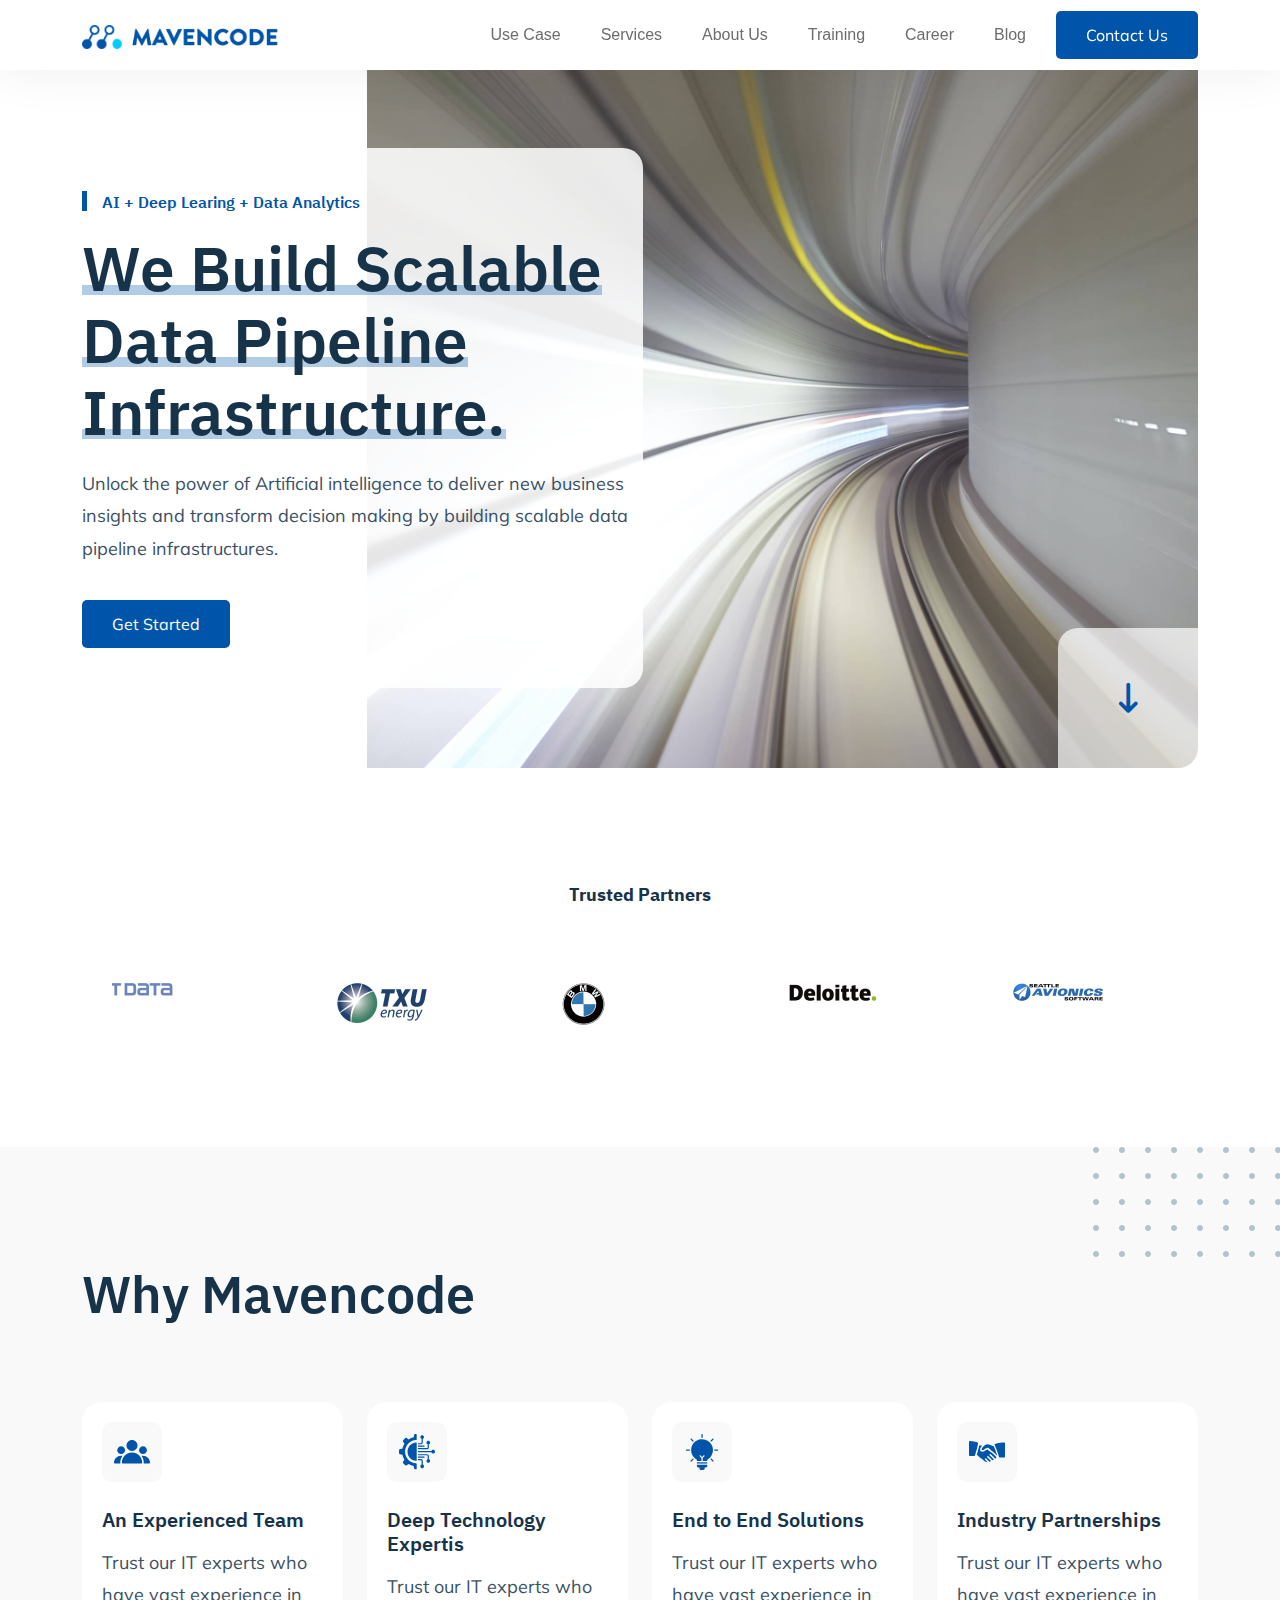
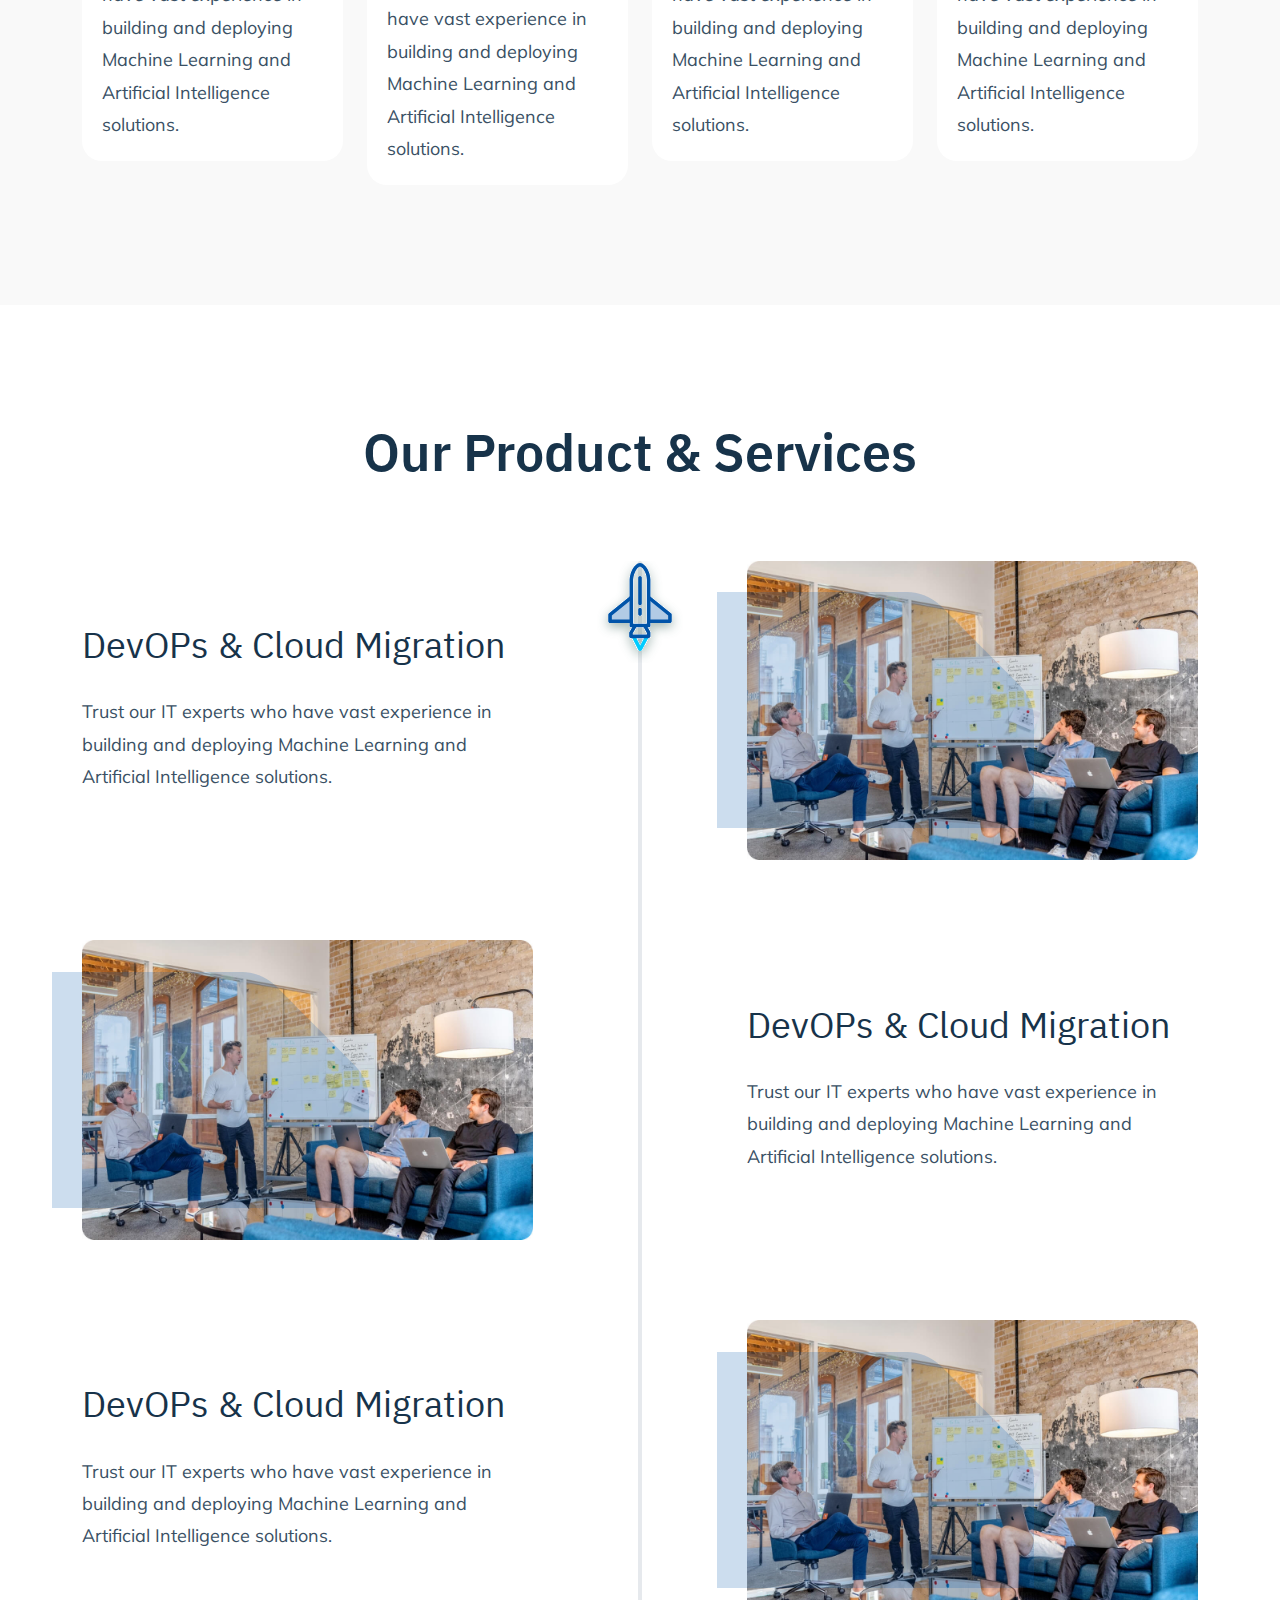
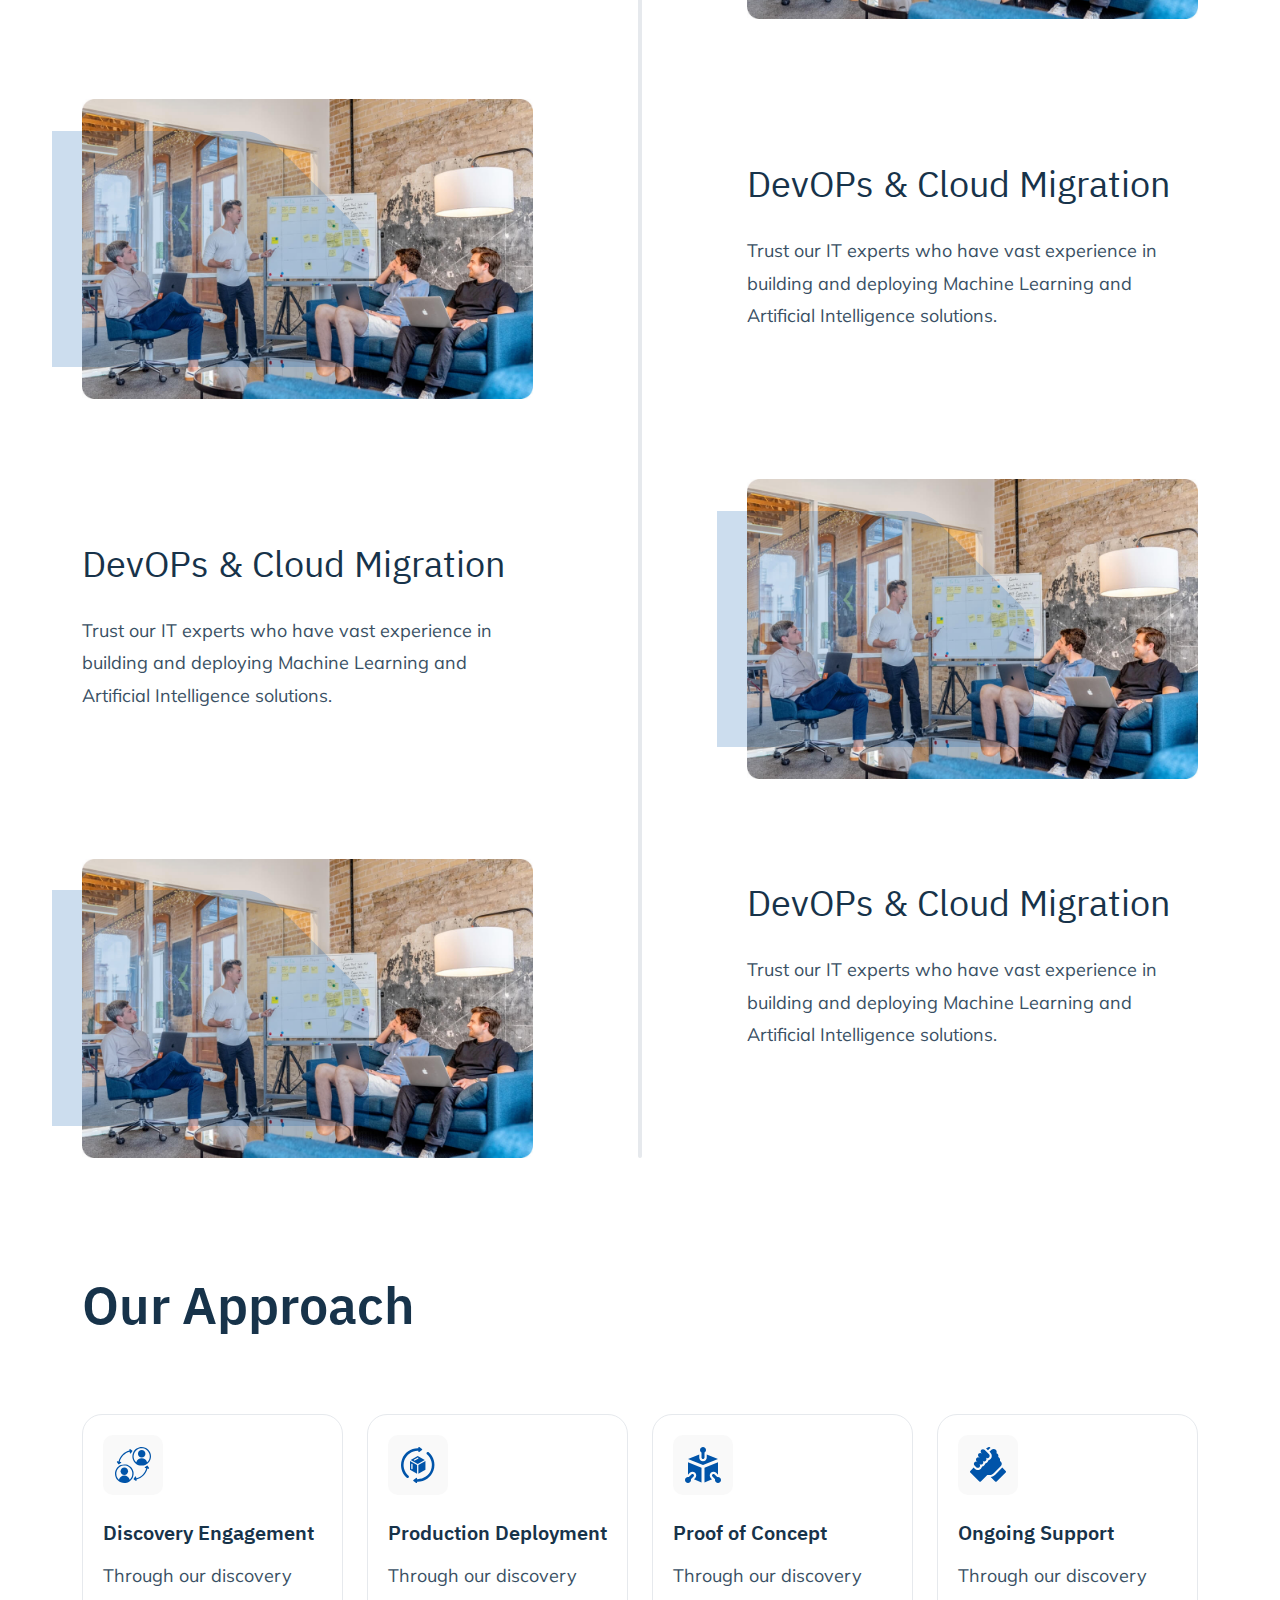
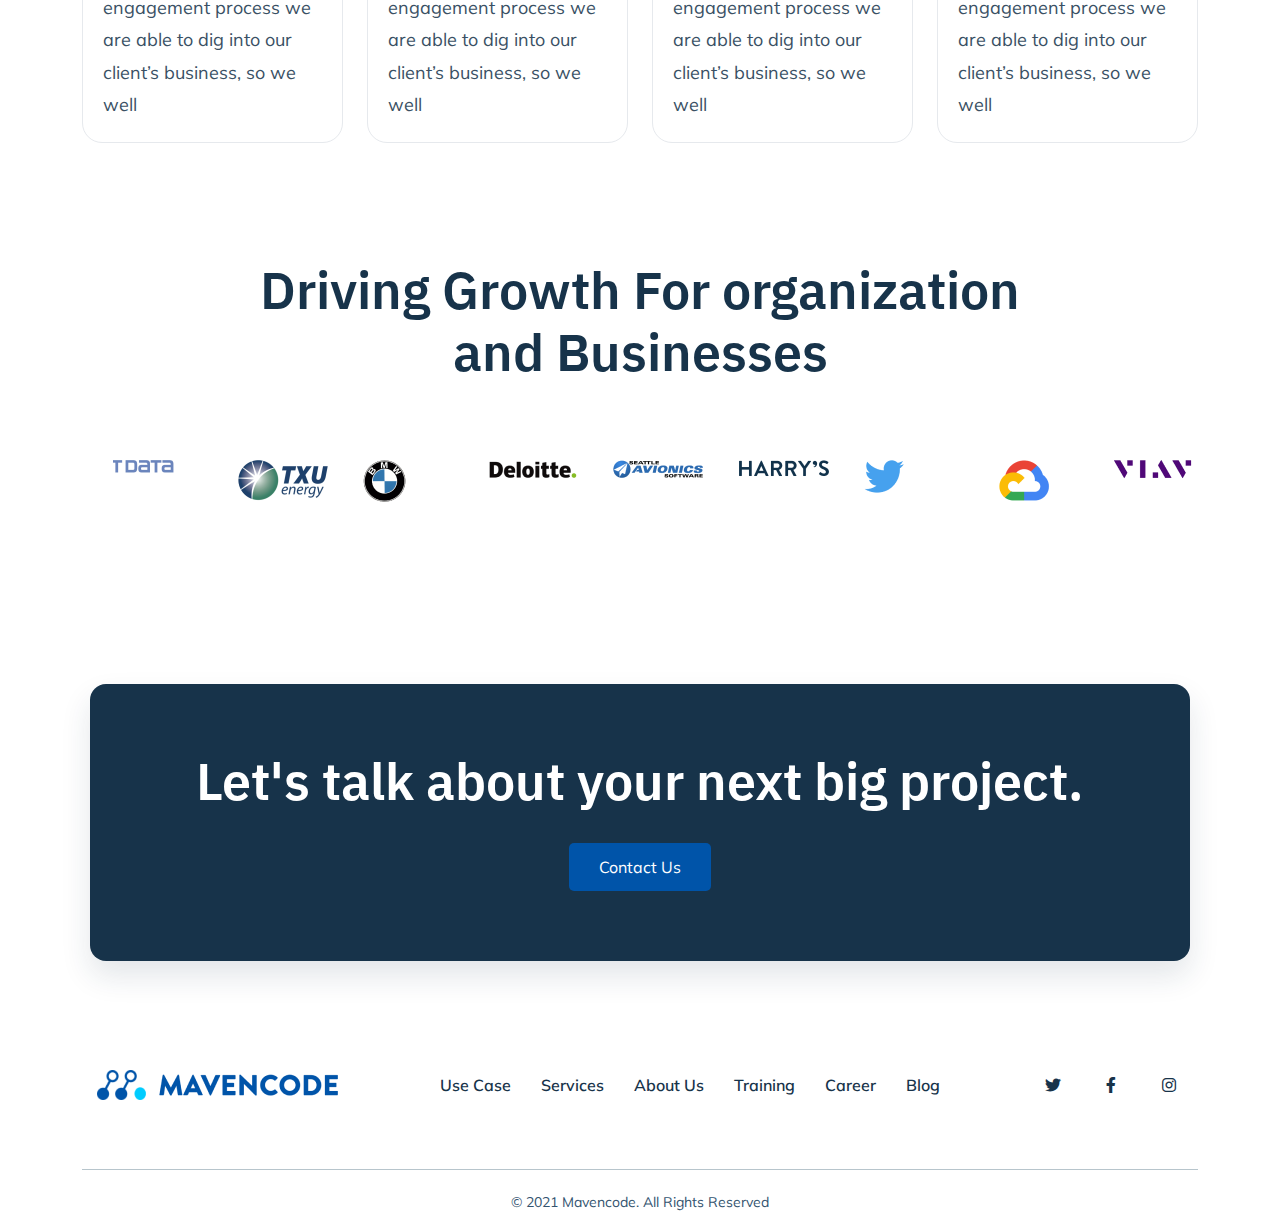
<file: index.html>
<!DOCTYPE html>
<html lang="en">

<head>
    <!-- Required meta tags -->
    <meta charset="UTF-8">
    <meta name="viewport" content="width=device-width, initial-scale=1.0">

	<title>Mavencode</title>

    <!-- Links of CSS file -->
    <link rel="stylesheet" href="assets/css/bootstrap.min.css">
	<link rel="stylesheet" href="assets/css/fontawesome.min.css">
    <link rel="stylesheet" href="assets/css/owl.carousel.min.css">
    <link rel="stylesheet" href="assets/css/owl.theme.default.min.css">
    <link rel="stylesheet" href="assets/css/meanmenu.css">
	<link rel="stylesheet" href="assets/css/animate.min.css">
	<link rel="stylesheet" href="assets/css/magnific-popup.css">
	<link rel="stylesheet" href="assets/css/style.css">
	<link rel="stylesheet" href="assets/css/responsive.css">
</head>

<body>
    <!--header section start-->
    <header class="header-area home1-header" id="home1-header">
        <div class="header-menu">
            <div class="sticky-menu bgcolor">
                <div class="navbar-area">
                    <!-- Menu For Mobile Device -->
                    <div class="container">
                        <div class="tab-nab">
                            <div class="mobile-nav">
                                <a href="index.html" class="logo">
                                    <img src="assets/images/logo.png" alt="image">
								</a>
								<a href="contact.html" class="cta-btn small-device-menu-btn">Contact Us</a>
							</div>
						</div>
					</div>
                    <!-- Menu For Desktop Device -->
                    <div class="main-nav">
                        <div class="container">
                            <nav class="navbar navbar-expand-md navbar-light m-auto">
                                <a class="navbar-brand" href="index.html">
                                   <img src="assets/images/logo.png" alt="image">
								</a>
                                <div class="collapse navbar-collapse mean-menu align-items-center" id="navbarSupportedContent">
                                    <ul class="navbar-nav nav-ul  ml-auto">
										<li class="nav-item mobile-logo">
											<a href="index.html"><img src="assets/images/logo.png"  alt="image"></a>
										</li>
										<li class="nav-item">
											<a href="use-case.html" class="nav-link menu-items">Use Case</a>
										</li>
										<li class="nav-item">
											<a href="service.html" class="nav-link menu-items">Services</a>
										</li>
										<li class="nav-item">
											<a href="about.html" class="nav-link menu-items">About Us</a>
										</li>
										<li class="nav-item">
											<a href="training.html" class="nav-link menu-items">Training</a>
										</li>
										<li class="nav-item">
											<a href="career.html" class="nav-link menu-items">Career</a>
										</li>
										<li class="nav-item">
											<a href="blog.html" class="nav-link menu-items">Blog</a>
										</li>
										<!-- <li class="nav-item right-menu">
											<a href="contact.html" class="cta-btn">Contact Us</a>
										</li> -->
									</ul>
									<div class="right-menu">
										<a href="contact.html" class="cta-btn">Contact Us</a>
									</div>	
								</div>
                            </nav>
                        </div>
					</div>
				</div>
			</div>
		</div>
    </header>
	<!--header section end-->		

	<div class="hero-section">
		<div class="container">
			<div class="row">
				<div class="col-lg-3 col-md-12 col-sm-12 col-12">
					<div class="text-box">
						<div class="text">
							<div class="upper-text">
								<p class="p1">AI + Deep Learing + Data Analytics</p>
							</div>
							<div class="hero-title-wrap">
								<h1 class="hero-title">We Build Scalable Data Pipeline Infrastructure.</h1>
							</div>
							<p>Unlock the power of Artificial intelligence to deliver new business insights and transform decision making by building scalable data pipeline infrastructures.</p>
							<div class="cta-button">
								<a href="#" class="cta-btn">Get Started</a>
							</div>
						</div>
					</div>
				</div>
				<div class="col-lg-9 col-md-12 col-sm-12 col-12">
					<div class="hero-image">
						<img src="assets/images/hero/1.jpg" alt="image">

						<div class="scroll-down">
							<i class="fa-solid fa-arrow-down-long"></i>
						</div>
					</div>
				</div>
			</div>
		</div>
	</div>

	<div class="company-logo-section pt-120 pb-120 ">
		<div class="container">
			<h5 class="pb-60">Trusted Partners</h5>
			<div class="logo">
				<div class="company-logo owl-carousel" id="company-logo">
					<div class="logo-img">
						<img src="assets/images/company-logo/6.png" alt="img">
					</div>
					<div class="logo-img">
						<img src="assets/images/company-logo/7.png" alt="img">
					</div>
					<div class="logo-img">
						<img src="assets/images/company-logo/8.png" alt="img">
					</div>
					<div class="logo-img">
						<img src="assets/images/company-logo/9.png" alt="img">
					</div>
					<div class="logo-img">
						<img src="assets/images/company-logo/10.png" alt="img">
					</div>
					<div class="logo-img">
						<img src="assets/images/company-logo/11.png" alt="img">
					</div>
					<div class="logo-img">
						<img src="assets/images/company-logo/12.png" alt="img">
					</div>
					<div class="logo-img">
						<img src="assets/images/company-logo/1.png" alt="img">
					</div>
					<div class="logo-img">
						<img src="assets/images/company-logo/14.png" alt="img">
					</div>
				</div>
				<!-- <ul>
					<li><img src="assets/images/company-logo/1.png" alt="img"></li>
					<li><img src="assets/images/company-logo/2.png" alt="img"></li>
					<li><img src="assets/images/company-logo/3.png" alt="img"></li>
					<li><img src="assets/images/company-logo/4.png" alt="img"></li>
					<li><img src="assets/images/company-logo/5.png" alt="img"></li>
				</ul> -->
			</div>
		</div>
	</div>

	<div class="why-mevencode pt-120 pb-120">
		<img src="assets/images/shape/dots.png" class="dot-shape" alt="img">
		<div class="container">
			<h2 class="pb-60">Why Mavencode</h2>

			<div class="cards">
				<div class="row">
					<div class="col-lg-3 col-md-6 col-sm-6 col-12">
						<div class="mevencode-card">
							<div class="icon">
								<img src="assets/images/users.svg" alt="An Experienced Team">
							</div>
							<h5>An Experienced Team</h5>
							<p>Trust our IT experts who have vast experience in building and deploying Machine Learning and Artificial Intelligence solutions.</p>
						</div>
					</div>
					<div class="col-lg-3 col-md-6 col-sm-6 col-12">
						<div class="mevencode-card">
							<div class="icon">
								<img src="assets/images/circuit.svg" alt="Deep Technology Expertis">
							</div>
							<h5>Deep Technology Expertis</h5>
							<p>Trust our IT experts who have vast experience in building and deploying Machine Learning and Artificial Intelligence solutions.</p>
						</div>
					</div>
					<div class="col-lg-3 col-md-6 col-sm-6 col-12">
						<div class="mevencode-card">
							<div class="icon">
								<img src="assets/images/light-bulb.svg" alt="End to End Solutions">
							</div>
							<h5>End to End Solutions</h5>
							<p>Trust our IT experts who have vast experience in building and deploying Machine Learning and Artificial Intelligence solutions.</p>
						</div>
					</div>
					<div class="col-lg-3 col-md-6 col-sm-6 col-12">
						<div class="mevencode-card last-card">
							<div class="icon">
								<img src="assets/images/hand-shake.svg" alt="Industry Partnerships">
							</div>
							<h5>Industry Partnerships</h5>
							<p>Trust our IT experts who have vast experience in building and deploying Machine Learning and Artificial Intelligence solutions.</p>
						</div>
					</div>
				</div>
			</div>
		</div>
	</div>

	<div class="product-service-section pt-120 pb-120">	
		<div class="container">
			<h2 class="pb-60">Our Product & Services</h2>

			<div class="product-service-wrap">
				<div class="scroll-progress-wrap">
					<img class="progress-indicator" src="assets/images/rocket.svg" alt="Train riding on tracks">
					<span class="middle-bar"></span>
				</div>

				<div class="row align-items-center">
					<div class="col-lg-5 col-md-12 col-sm-12 col-12">
						<div class="text-content">
							<h3>DevOPs & Cloud Migration</h3>
							<p>Trust our IT experts who have vast experience in building and deploying Machine Learning and Artificial Intelligence solutions.</p>
						</div>
					</div>
					<div class="col-lg-2  col-sm-0 col-0"></div>
					<div class="col-lg-5 col-md-12 col-sm-12 col-12 grp-contrnt">
						<div class="img-content">	
							<img src="assets/images/shape/Subtract.png" class="shape-img" alt="shape">
							<img src="assets/images/product&service/1.jpg" alt="image">
						</div>
					</div>
					<div class="col-lg-5 col-md-12 col-sm-12 col-12">
						<div class="img-content">	
							<img src="assets/images/shape/Subtract.png" class="shape-img" alt="shape">
							<img src="assets/images/product&service/1.jpg" alt="image">
						</div>
					</div>
					<div class="col-lg-2 col-md-0 col-sm-0 col-0"></div>
					<div class="col-lg-5 col-md-12 col-sm-12 col-12 grp-contrnt">
						<div class="text-content">
							<h3>DevOPs & Cloud Migration</h3>
							<p>Trust our IT experts who have vast experience in building and deploying Machine Learning and Artificial Intelligence solutions.</p>
						</div>
					</div>
					<div class="col-lg-5 col-md-12 col-sm-12 col-12">
						<div class="text-content">
							<h3>DevOPs & Cloud Migration</h3>
							<p>Trust our IT experts who have vast experience in building and deploying Machine Learning and Artificial Intelligence solutions.</p>
						</div>
					</div>
					<div class="col-lg-2 col-md-0 col-sm-0 col-0"></div>
					<div class="col-lg-5 col-md-12 col-sm-12 col-12 grp-contrnt">
						<div class="img-content">	
							<img src="assets/images/shape/Subtract.png" class="shape-img" alt="shape">
							<img src="assets/images/product&service/1.jpg" alt="image">
						</div>
					</div>
					<div class="col-lg-5 col-md-12 col-sm-12 col-12">
						<div class="img-content">	
							<img src="assets/images/shape/Subtract.png" class="shape-img" alt="shape">
							<img src="assets/images/product&service/1.jpg" alt="image">
						</div>
					</div>
					<div class="col-lg-2 col-md-0 col-sm-0 col-0"></div>
					<div class="col-lg-5 col-md-12 col-sm-12 col-12 grp-contrnt">
						<div class="text-content">
							<h3>DevOPs & Cloud Migration</h3>
							<p>Trust our IT experts who have vast experience in building and deploying Machine Learning and Artificial Intelligence solutions.</p>
						</div>
					</div>
					<div class="col-lg-5 col-md-12 col-sm-12 col-12">
						<div class="text-content">
							<h3>DevOPs & Cloud Migration</h3>
							<p>Trust our IT experts who have vast experience in building and deploying Machine Learning and Artificial Intelligence solutions.</p>
						</div>
					</div>
					<div class="col-lg-2 col-md-0 col-sm-0 col-0"></div>
					<div class="col-lg-5 col-md-12 col-sm-12 col-12 grp-contrnt">
						<div class="img-content">	
							<img src="assets/images/shape/Subtract.png" class="shape-img" alt="shape">
							<img src="assets/images/product&service/1.jpg" alt="image">
						</div>
					</div>
					<div class="col-lg-5 col-md-12 col-sm-12 col-12">
						<div class="img-content img-content-2">	
							<img src="assets/images/shape/Subtract.png" class="shape-img" alt="shape">
							<img src="assets/images/product&service/1.jpg" alt="image">
						</div>
					</div>
					<div class="col-lg-2 col-md-0 col-sm-0 col-0"></div>
					<div class="col-lg-5 col-md-12 col-sm-12 col-12">
						<div class="text-content text-content-3">
							<h3>DevOPs & Cloud Migration</h3>
							<p>Trust our IT experts who have vast experience in building and deploying Machine Learning and Artificial Intelligence solutions.</p>
						</div>
					</div>				
				</div>
			</div>
		</div>
	</div> 

	<div class="why-mevencode approach-section pb-120">
		<div class="container">
			<h2 class="pb-60">Our Approach</h2>

			<div class="cards">
				<div class="row">
					<div class="col-lg-3 col-md-6 col-sm-6 col-12">
						<div class="mevencode-card">
							<div class="icon">
								<img src="assets/images/user-connect.svg">
							</div>
							<h5>Discovery Engagement</h5>
							<p>Through our discovery engagement process we are able to dig into our client’s business, so we well</p>
						</div>
					</div>
					<div class="col-lg-3 col-md-6 col-sm-6 col-12">
						<div class="mevencode-card">
							<div class="icon">
								<img src="assets/images/cube.svg">
							</div>
							<h5>Production Deployment</h5>
							<p>Through our discovery engagement process we are able to dig into our client’s business, so we well</p>
						</div>
					</div>
					<div class="col-lg-3 col-md-6 col-sm-6 col-12">
						<div class="mevencode-card">
							<div class="icon">
								<img src="assets/images/box.svg">
							</div>
							<h5>Proof of Concept</h5>
							<p>Through our discovery engagement process we are able to dig into our client’s business, so we well</p>
						</div>
					</div>
					<div class="col-lg-3 col-md-6 col-sm-6 col-12">
						<div class="mevencode-card last-card">
							<div class="icon">
								<img src="assets/images/team.svg">
							</div>
							<h5>Ongoing Support</h5>
							<p>Through our discovery engagement process we are able to dig into our client’s business, so we well</p>
						</div>
					</div>
				</div>
			</div>
		</div>
	</div>

	<div class="growing-company-section pb-120">
		<div class="container">	
			<h2 class="pb-60">Driving Growth For organization and Businesses</h2>

			<div class="growing-company owl-carousel" id="growing-company">
				<div class="logo-img">
					<img src="assets/images/company-logo/6.png" alt="img">
				</div>
				<div class="logo-img">
					<img src="assets/images/company-logo/7.png" alt="img">
				</div>
				<div class="logo-img">
					<img src="assets/images/company-logo/8.png" alt="img">
				</div>
				<div class="logo-img">
					<img src="assets/images/company-logo/9.png" alt="img">
				</div>
				<div class="logo-img">
					<img src="assets/images/company-logo/10.png" alt="img">
				</div>
				<div class="logo-img">
					<img src="assets/images/company-logo/11.png" alt="img">
				</div>
				<div class="logo-img">
					<img src="assets/images/company-logo/12.png" alt="img">
				</div>
				<div class="logo-img">
					<img src="assets/images/company-logo/1.png" alt="img">
				</div>
				<div class="logo-img">
					<img src="assets/images/company-logo/14.png" alt="img">
				</div>
			</div>
		</div>

		
	</div>

	<div class="footer-section pb-70">
		<div class="container">
			<div class="contact-section ">
				<div class="contact-box">
					<h2>Let's talk about your next big project.</h2>
					<a href="contact.html" class="cta-btn">Contact Us</a>
				</div>
			</div>

			<ul class="main-ul pb-60">
				<li><a href="index.html" class="logo"><img src="assets/images/logo.png" alt="logo"></a></li>

				<li class="middle-li">
					<ul class="footer-ul">
						<li><a href="use-case.html">Use Case</a></li>
						<li><a href="service.html">Services</a></li>
						<li><a href="about.html">About Us</a></li>
						<li><a href="training.html">Training</a></li>
						<li><a href="#">Career</a></li>
						<li><a href="blog.html">Blog</a></li>
					</ul>
				</li>

				<li>
					<ul class="social-items">
						<li><a href="#"><i class="fab fa-twitter"></i></a></li>
						<li><a href="#"><i class="fab fa-facebook-f"></i></a></li>
						<li><a href="#"><i class="fab fa-instagram"></i></a></li>	
					</ul>
				</li>
			</ul>
		</div>
	</div>

	<div class="copyright-section">
		<div class="container">
			<div class="copyright-text">
				<p>© 2021 Mavencode. All Rights Reserved</p>
			</div>
		</div>
	</div>

    <!-- <div class="gotopbtn"><i class="fas fa-hand-point-up"></i></div> -->

	<!-- Links of JS file -->
	<script src="assets/js/jquery.min.js"></script>
	<script src="assets/js/bootstrap.bundle.min.js"></script>
	<script src="assets/js/appear.min.js"></script>
	<script src="assets/js/owl.carousel.min.js"></script>
	<script src="assets/js/jquery.magnific-popup.min.js"></script>
	<script src="assets/js/mean-menu.js"></script>
	<script src="assets/js/main.js"></script>
</body>

</html>
</file>
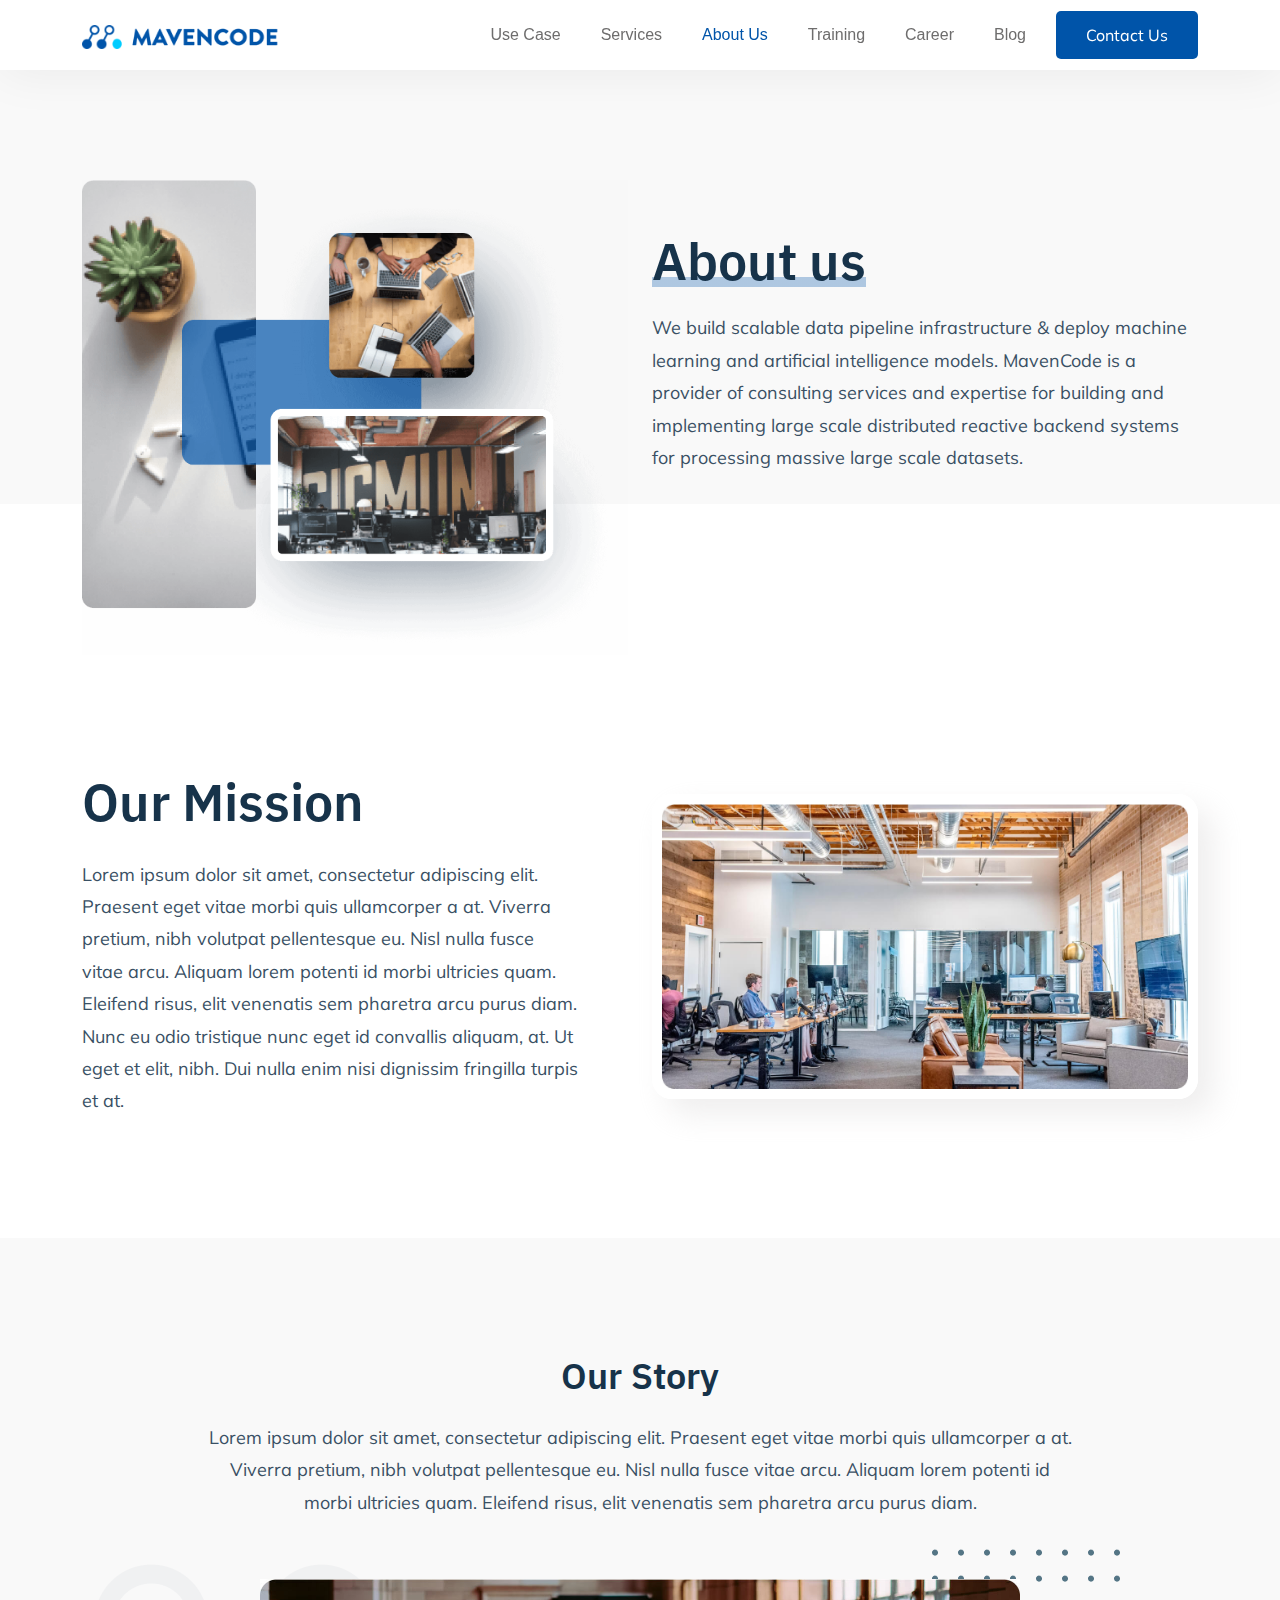
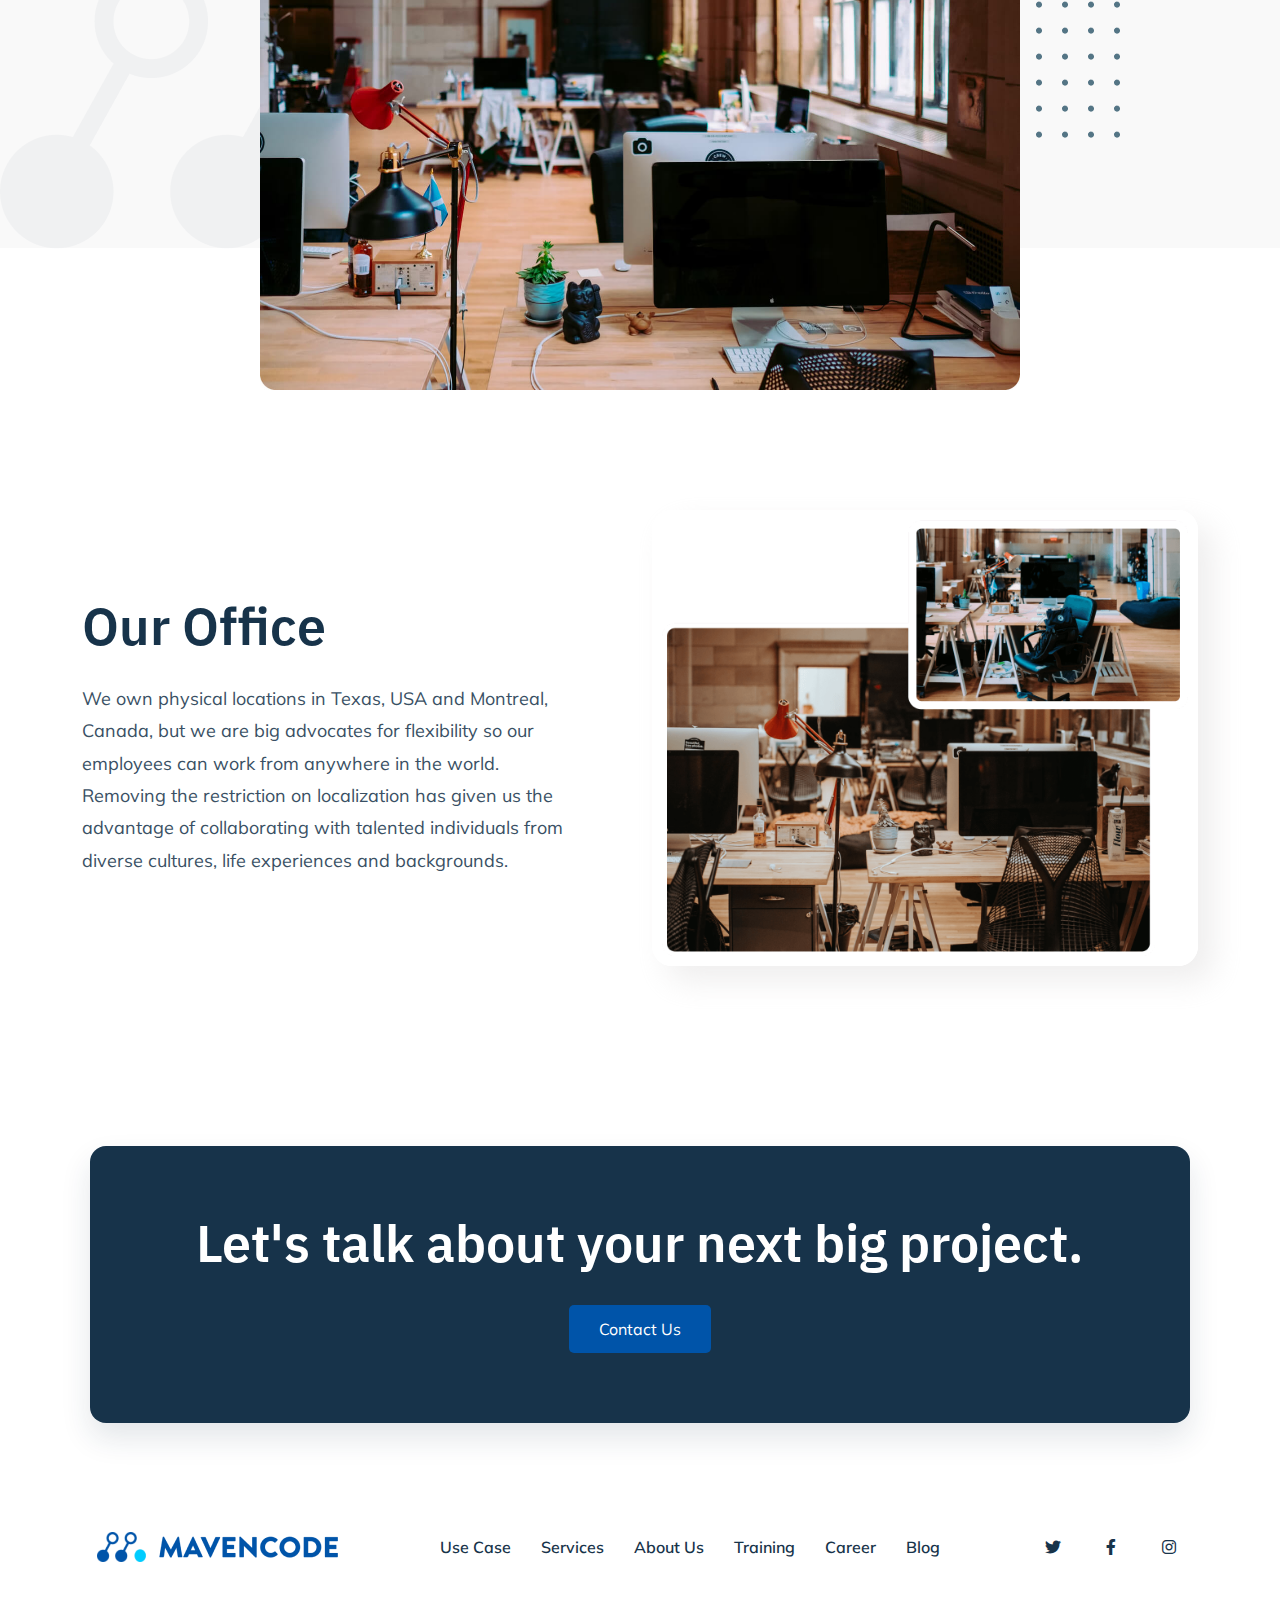
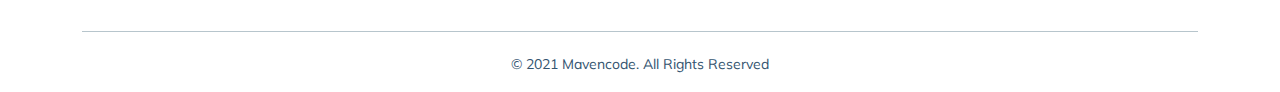
<file: about.html>
<!DOCTYPE html>
<html lang="en">

<head>
    <!-- Required meta tags -->
    <meta charset="UTF-8">
    <meta name="viewport" content="width=device-width, initial-scale=1.0">

   <title>Mavencode</title>
   <!-- <link rel="icon" type="image/png" href="assets/images/favicon.png"> -->

    <!-- Links of CSS file -->
    <link rel="stylesheet" href="assets/css/bootstrap.min.css">
	<link rel="stylesheet" href="assets/css/fontawesome.min.css">
    <link rel="stylesheet" href="assets/css/owl.carousel.min.css">
    <link rel="stylesheet" href="assets/css/owl.theme.default.min.css">
    <link rel="stylesheet" href="assets/css/meanmenu.css">
	<link rel="stylesheet" href="assets/css/magnific-popup.css">
	<link rel="stylesheet" href="assets/css/style.css">
	<link rel="stylesheet" href="assets/css/responsive.css">
</head>

<body>
    <!--header section start-->
    <header class="header-area home1-header" id="home1-header">
        <div class="header-menu">
            <div class="sticky-menu bgcolor">
                <div class="navbar-area">
                    <!-- Menu For Mobile Device -->
                    <div class="container">
                        <div class="tab-nab">
                            <div class="mobile-nav">
                                <a href="index.html" class="logo">
                                    <img src="assets/images/logo.png" alt="image">
								</a>
								<a href="contact.html" class="cta-btn small-device-menu-btn">Contact Us</a>
							</div>
						</div>
					</div>
                    <!-- Menu For Desktop Device -->
                    <div class="main-nav">
                        <div class="container">
                            <nav class="navbar navbar-expand-md navbar-light m-auto">
                                <a class="navbar-brand" href="index.html">
                                   <img src="assets/images/logo.png" alt="image">
								</a>
                                <div class="collapse navbar-collapse mean-menu align-items-center" id="navbarSupportedContent">
                                    <ul class="navbar-nav nav-ul  ml-auto">
										<li class="nav-item mobile-logo">
											<a href="index.html"><img src="assets/images/logo.png"  alt="image"></a>
										</li>
										<li class="nav-item">
											<a href="use-case.html" class="nav-link menu-items">Use Case</a>
										</li>
										<li class="nav-item">
											<a href="service.html" class="nav-link menu-items">Services</a>
										</li>
										<li class="nav-item">
											<a href="about.html" class="nav-link menu-items active">About Us</a>
										</li>
										<li class="nav-item">
											<a href="training.html" class="nav-link menu-items">Training</a>
										</li>
										<li class="nav-item">
											<a href="career.html" class="nav-link menu-items">Career</a>
										</li>
										<li class="nav-item">
											<a href="blog.html" class="nav-link menu-items">Blog</a>
										</li>
										<!-- <li class="nav-item right-menu">
											<a href="contact.html" class="cta-btn">Contact Us</a>
										</li> -->
									</ul>
									<div class="right-menu">
										<a href="contact.html" class="cta-btn">Contact Us</a>
									</div>	
								</div>
                            </nav>
                        </div>
					</div>
				</div>
			</div>
		</div>
    </header>
	<!--header section end-->	

	<div class="about-hero-section pb-120">
		<div class="container">
			<div class="about-content">
				<div class="row ">
					<div class="col-lg-6 col-md-6 col-sm-12 col-12">
						<div class="img-content">
							<img src="assets/images/about/1.png" alt="image">
						</div>
					</div>
					<div class="col-lg-6 col-md-6 col-sm-12 col-12">
						<div class="text-content">
							<div class="hero-title-wrap">
								<h2 class="hero-title">About us</h2>
							</div>
							<p>We build scalable data pipeline infrastructure & deploy machine learning and artificial intelligence models. MavenCode is a provider of consulting services and expertise for building and implementing large scale distributed reactive backend systems for processing massive large scale datasets.</p>
						</div>
					</div>
				</div>
			</div>
		</div>
	</div>

	<div class="mission-section pb-120">
		<div class="container">
			<div class="row align-items-center">
				<div class="col-lg-6 col-md-6 col-md-12 col-sm-12">
					<div class="text-content">
						<h2>Our Mission</h2>
						<p>Lorem ipsum dolor sit amet, consectetur adipiscing elit. Praesent eget vitae morbi quis ullamcorper a at. Viverra pretium, nibh volutpat pellentesque eu. Nisl nulla fusce vitae arcu. Aliquam lorem potenti id morbi ultricies quam. Eleifend risus, elit venenatis sem pharetra arcu purus diam. Nunc eu odio tristique nunc eget id convallis aliquam, at. Ut eget et elit, nibh. Dui nulla enim nisi dignissim fringilla turpis et at.</p>
					</div>
				</div>
				<div class="col-lg-6 col-md-6 col-md-12 col-sm-12">
					<img src="assets/images/about/2.jpg" alt="image">
				</div>
			</div>
		</div>
	</div>

	<div class="story-section text-center pt-120 pb-120">
		<img src="assets/images/about/shape-1.png" class="shape-1" alt="image">
		<div class="container">
			<div class="text-content">
				<h3>Our Story</h3>
				<p>Lorem ipsum dolor sit amet, consectetur adipiscing elit. Praesent eget vitae morbi quis ullamcorper a at. Viverra pretium, nibh volutpat pellentesque eu. Nisl nulla fusce vitae arcu. Aliquam lorem potenti id morbi ultricies quam. Eleifend risus, elit venenatis sem pharetra arcu purus diam.</p>
			</div>
			<div class="img-content">
				<img src="assets/images/about/3.jpg" alt="image">
				<img src="assets/images/about/shape-2.png" class="shape-2" alt="shape">
			</div>
		</div>
	</div>

	<div class="mission-section pb-120">
		<div class="container">
			<div class="row align-items-center">
				<div class="col-lg-6 col-md-6 col-md-12 col-sm-12">
					<div class="text-content">
						<h2>Our Office</h2>
						<p>We own physical locations in Texas, USA and Montreal, Canada, but we are big advocates for flexibility so our employees can work from anywhere in the world. Removing the restriction on localization has given us the advantage of collaborating with talented individuals from diverse cultures, life experiences and backgrounds.</p>
					</div>
				</div>
				<div class="col-lg-6 col-md-6 col-md-12 col-sm-12">
					<img src="assets/images/about/4.png" alt="image">
				</div>
			</div>
		</div>
	</div>

	<div class="footer-section pb-70">
		<div class="container">
			<div class="contact-section ">
				<div class="contact-box">
					<h2>Let's talk about your next big project.</h2>
					<a href="contact.html" class="cta-btn">Contact Us</a>
				</div>
			</div>

			<ul class="main-ul pb-60">
				<li><a href="index.html" class="logo"><img src="assets/images/logo.png" alt="logo"></a></li>

				<li class="middle-li">
					<ul class="footer-ul">
						<li><a href="use-case.html">Use Case</a></li>
						<li><a href="service.html">Services</a></li>
						<li><a href="about.html">About Us</a></li>
						<li><a href="training.html">Training</a></li>
						<li><a href="#">Career</a></li>
						<li><a href="blog.html">Blog</a></li>
					</ul>
				</li>

				<li>
					<ul class="social-items">
						<li><a href="#"><i class="fab fa-twitter"></i></a></li>
						<li><a href="#"><i class="fab fa-facebook-f"></i></a></li>
						<li><a href="#"><i class="fab fa-instagram"></i></a></li>	
					</ul>
				</li>
			</ul>
		</div>
	</div>

	<div class="copyright-section">
		<div class="container">
			<div class="copyright-text">
				<p>© 2021 Mavencode. All Rights Reserved</p>
			</div>
		</div>
	</div>

    <div class="gotopbtn"><i class="fas fa-hand-point-up"></i></div>

	<!-- Links of JS file -->
	<script src="assets/js/jquery.min.js"></script>
	<script src="assets/js/bootstrap.bundle.min.js"></script>
	<script src="assets/js/appear.min.js"></script>
	<script src="assets/js/owl.carousel.min.js"></script>
	<script src="assets/js/jquery.magnific-popup.min.js"></script>
	<script src="assets/js/mean-menu.js"></script>
	<script src="assets/js/main.js"></script>
</body>

</html>
</file>
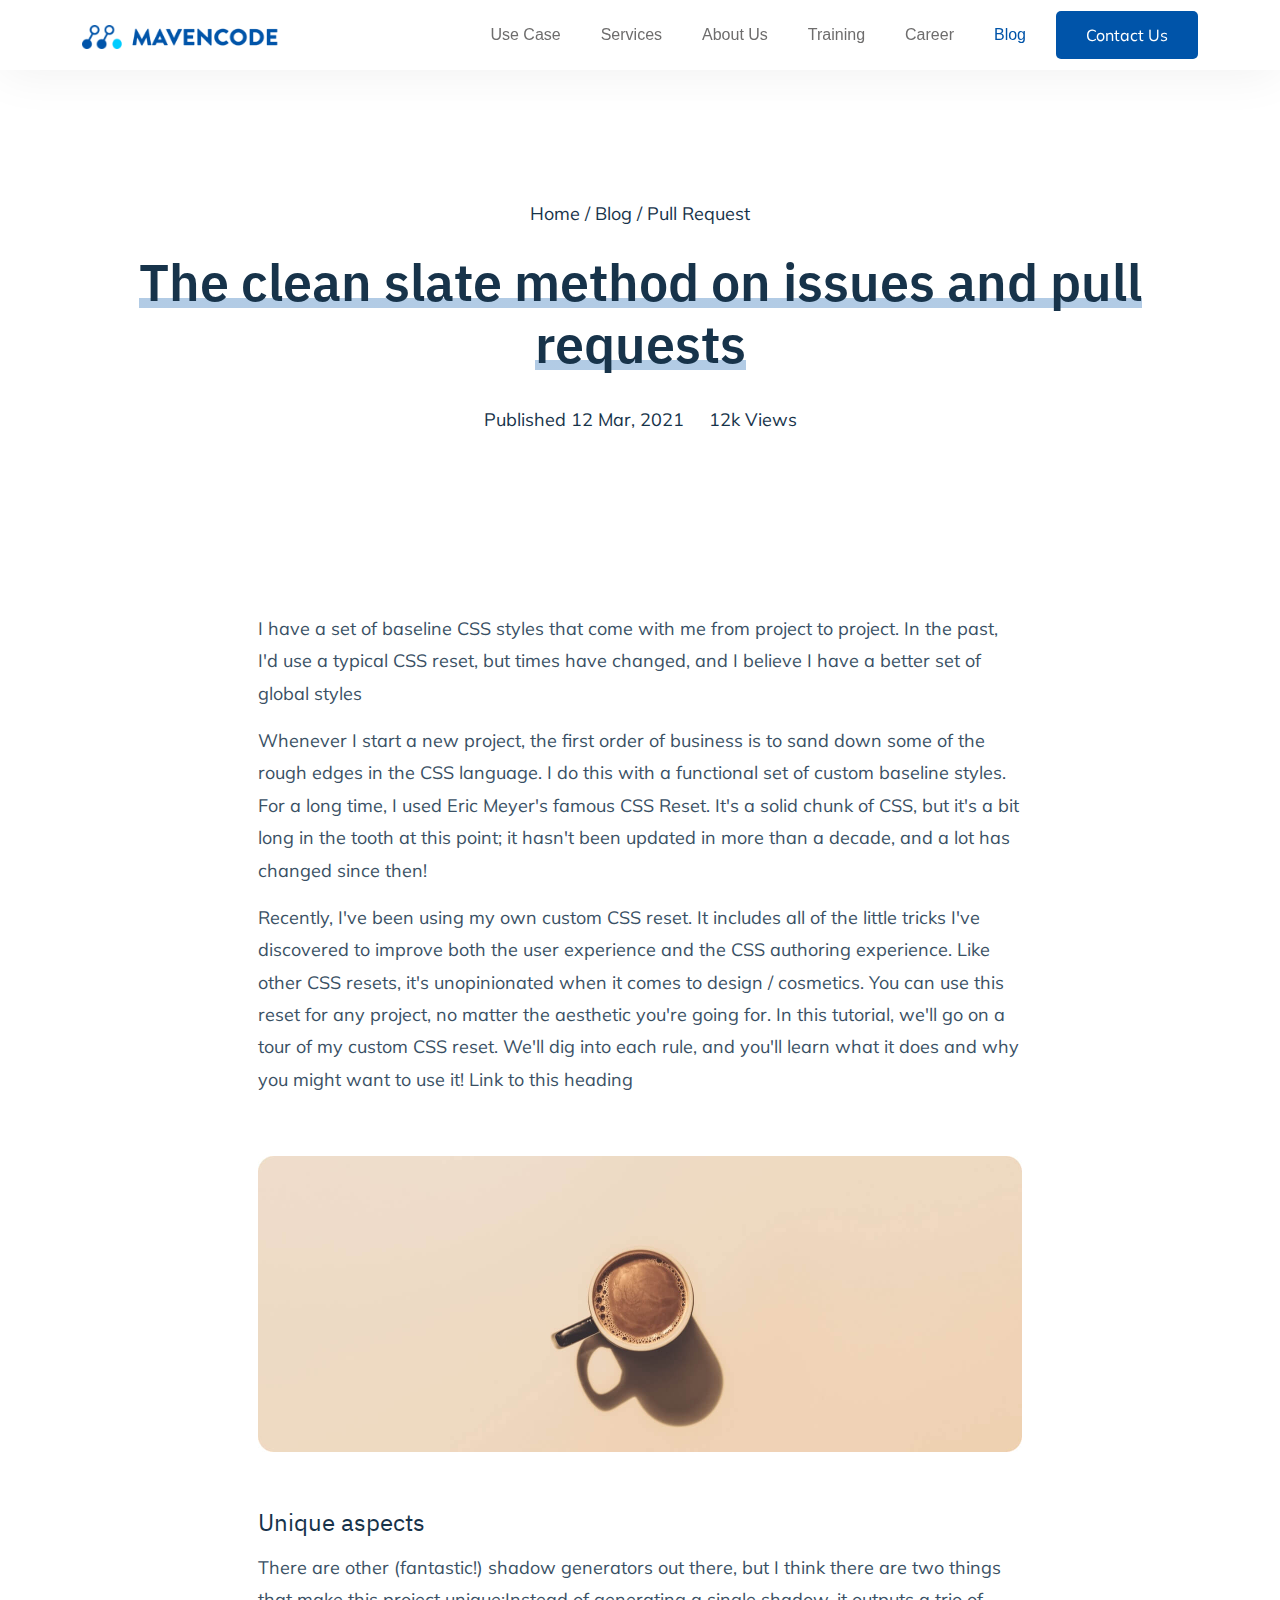
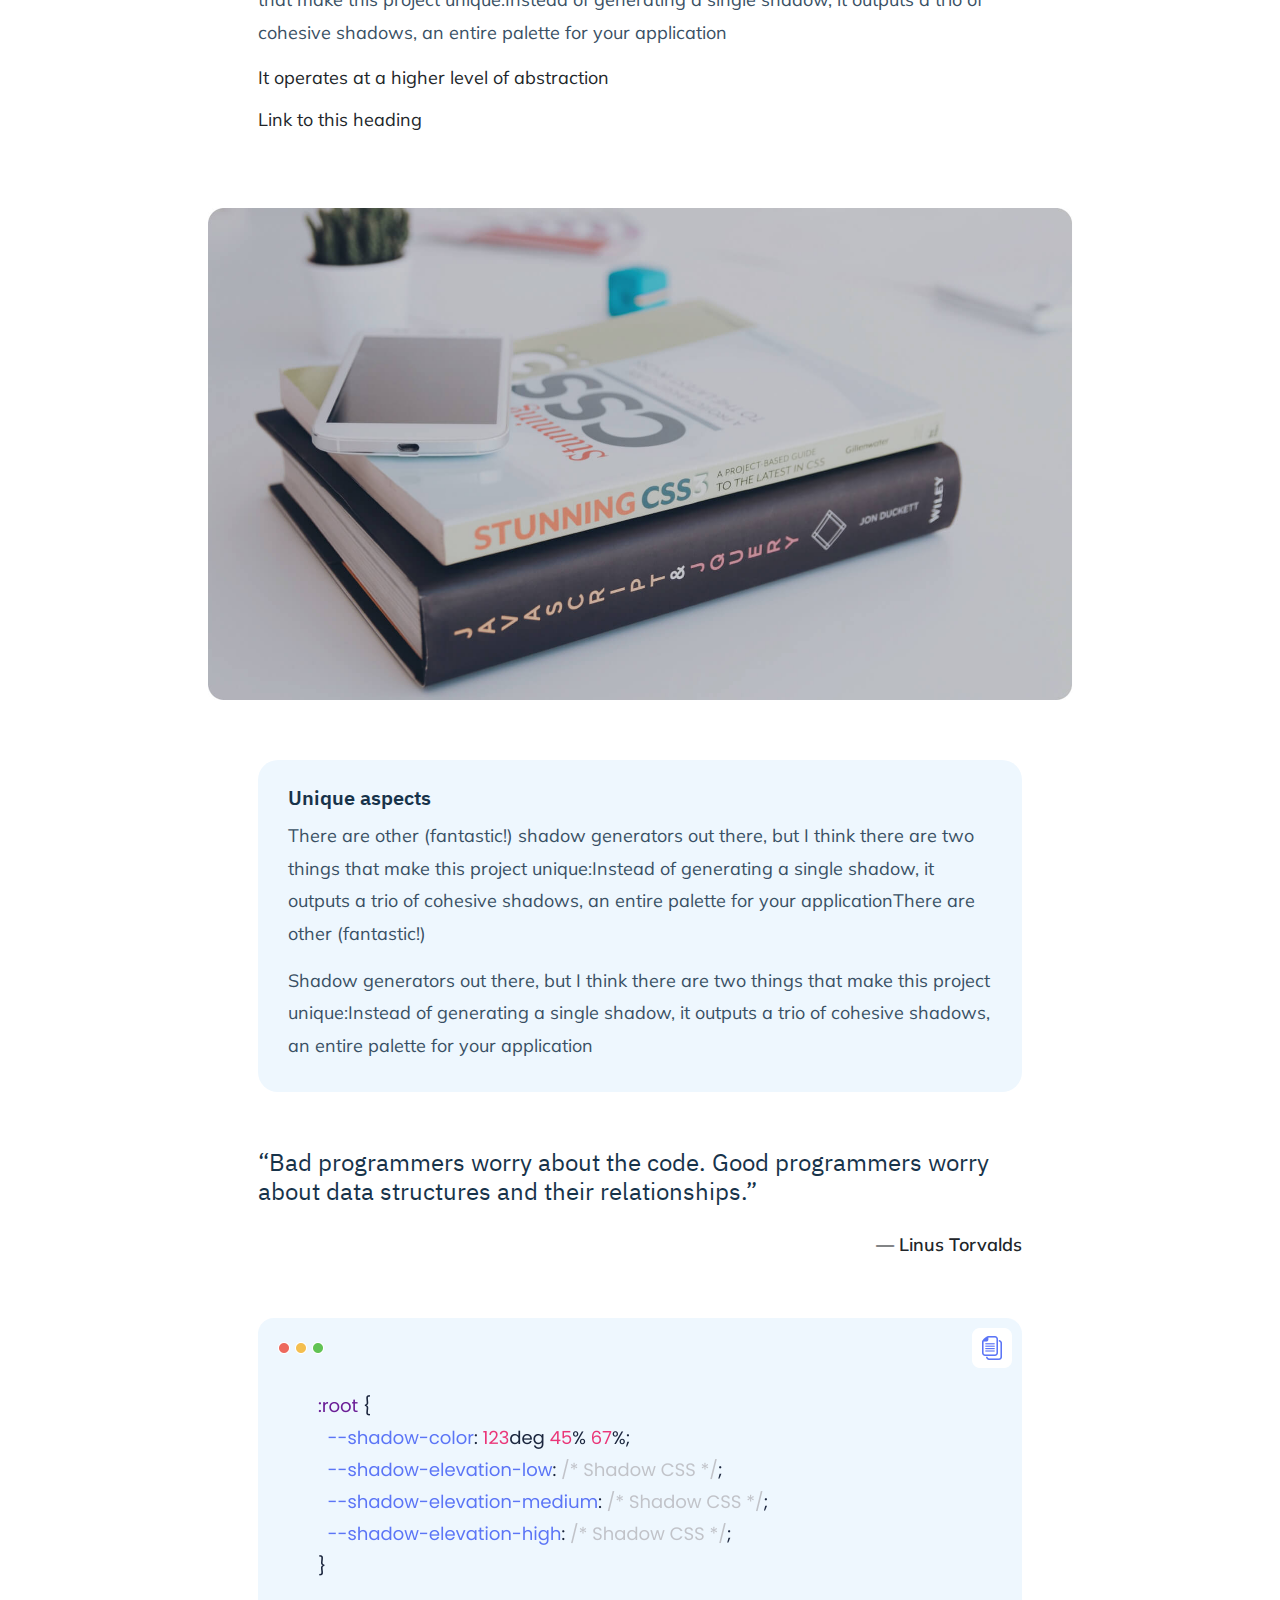
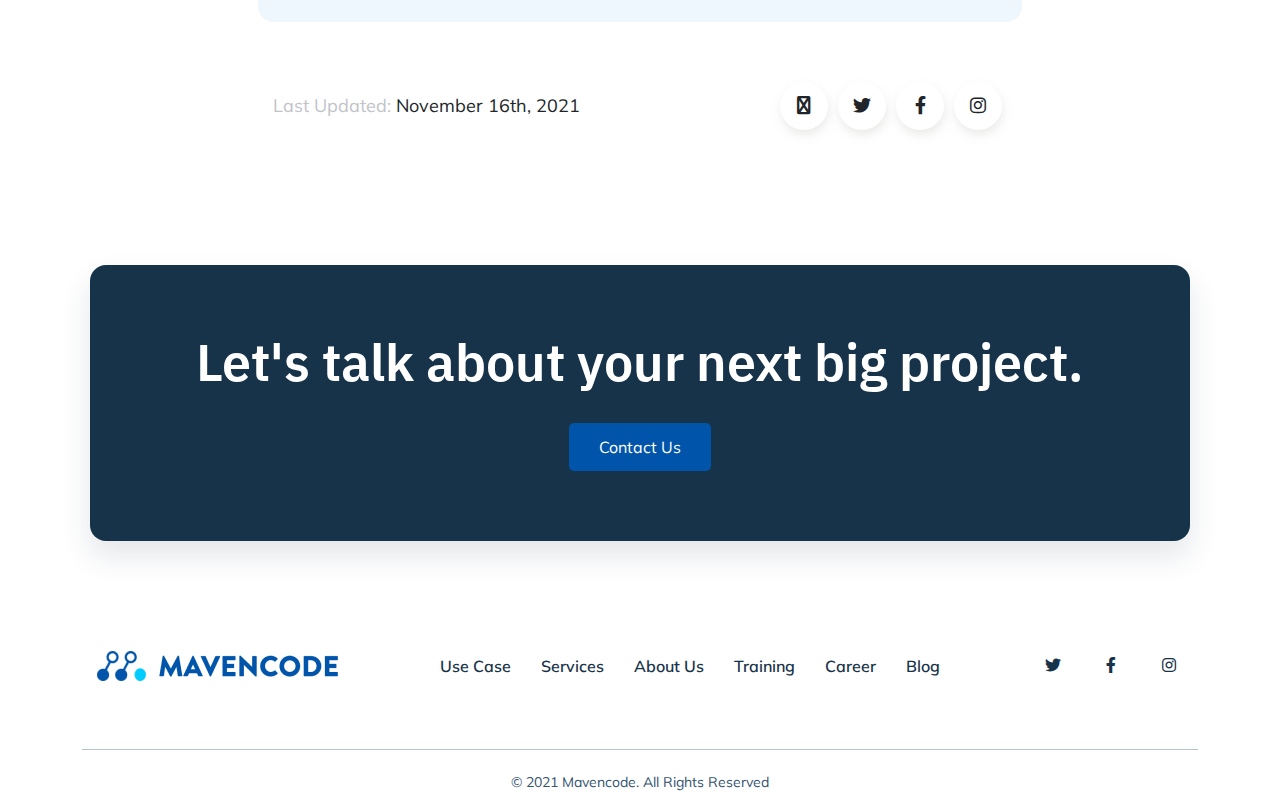
<file: blog-details.html>
<!DOCTYPE html>
<html lang="en">

<head>
    <!-- Required meta tags -->
    <meta charset="UTF-8">
    <meta name="viewport" content="width=device-width, initial-scale=1.0">

	<title>Mavencode</title>

    <!-- Links of CSS file -->
    <link rel="stylesheet" href="assets/css/bootstrap.min.css">
	<link rel="stylesheet" href="assets/css/fontawesome.min.css">
    <link rel="stylesheet" href="assets/css/owl.carousel.min.css">
    <link rel="stylesheet" href="assets/css/owl.theme.default.min.css">
    <link rel="stylesheet" href="assets/css/meanmenu.css">
	<link rel="stylesheet" href="assets/css/magnific-popup.css">
	<link rel="stylesheet" href="assets/css/style.css">
	<link rel="stylesheet" href="assets/css/responsive.css">
</head>

<body>
    <!--header section start-->
    <header class="header-area home1-header" id="home1-header">
        <div class="header-menu">
            <div class="sticky-menu bgcolor">
                <div class="navbar-area">
                    <!-- Menu For Mobile Device -->
                    <div class="container">
                        <div class="tab-nab">
                            <div class="mobile-nav">
                                <a href="index.html" class="logo">
                                    <img src="assets/images/logo.png" alt="image">
								</a>
								<a href="contact.html" class="cta-btn small-device-menu-btn">Contact Us</a>
							</div>
						</div>
					</div>
                    <!-- Menu For Desktop Device -->
                    <div class="main-nav">
                        <div class="container">
                            <nav class="navbar navbar-expand-md navbar-light m-auto">
                                <a class="navbar-brand" href="index.html">
                                   <img src="assets/images/logo.png" alt="image">
								</a>
                                <div class="collapse navbar-collapse mean-menu align-items-center" id="navbarSupportedContent">
                                    <ul class="navbar-nav nav-ul  ml-auto">
										<li class="nav-item mobile-logo">
											<a href="index.html"><img src="assets/images/logo.png"  alt="image"></a>
										</li>
										<li class="nav-item">
											<a href="use-case.html" class="nav-link menu-items">Use Case</a>
										</li>
										<li class="nav-item">
											<a href="service.html" class="nav-link menu-items">Services</a>
										</li>
										<li class="nav-item">
											<a href="about.html" class="nav-link menu-items">About Us</a>
										</li>
										<li class="nav-item">
											<a href="training.html" class="nav-link menu-items">Training</a>
										</li>
										<li class="nav-item">
											<a href="career.html" class="nav-link menu-items">Career</a>
										</li>
										<li class="nav-item">
											<a href="blog.html" class="nav-link menu-items active">Blog</a>
										</li>
										<!-- <li class="nav-item right-menu">
											<a href="contact.html" class="cta-btn">Contact Us</a>
										</li> -->
									</ul>
									<div class="right-menu">
										<a href="contact.html" class="cta-btn">Contact Us</a>
									</div>	
								</div>
                            </nav>
                        </div>
					</div>
				</div>
			</div>
		</div>
    </header>
	<!--header section end-->

	<div class="blog-details-hero-section pb-120">
		<div class="container">
			<span>Home / Blog / Pull Request</span>
			<div class="hero-title-wrap">
				<h2 class="hero-title">The clean slate method on issues and pull requests</h3>
			</div>
			<div class="date">
				<span>Published 12 Mar, 2021</span> <span class="views">12k Views</span>
			</div>
		</div>
	</div>

	<div class="second-section blog-details-second-section pt-60 pb-60">
		<div class="container">
			<div class="text">
				<p>I have a set of baseline CSS styles that come with me from project to project. In the past, I'd use a typical CSS reset, but times have changed, and I believe I have a better set of global styles</p>
				<p>Whenever I start a new project, the first order of business is to sand down some of the rough edges in the CSS language. I do this with a functional set of custom baseline styles.
				For a long time, I used Eric Meyer's famous CSS Reset. It's a solid chunk of CSS, but it's a bit long in the tooth at this point; it hasn't been updated in more than a decade, and a lot has changed since then!</p>
				<p>Recently, I've been using my own custom CSS reset. It includes all of the little tricks I've discovered to improve both the user experience and the CSS authoring experience.
				Like other CSS resets, it's unopinionated when it comes to design / cosmetics. You can use this reset for any project, no matter the aesthetic you're going for.
				In this tutorial, we'll go on a tour of my custom CSS reset. We'll dig into each rule, and you'll learn what it does and why you might want to use it!
				Link to this heading</p>
			</div>
			<img src="assets/images/blog/3.jpg" alt="image">

			<div class=" text inner-text">
				<h4>Unique aspects</h4>
				<p>There are other (fantastic!) shadow generators out there, but I think there are two things that make this project unique:Instead of generating a single shadow, it outputs a trio of cohesive shadows, an entire palette for your application</p>
				<ul>
					<li>It operates at a higher level of abstraction</li>
					<li>Link to this heading</li>
				</ul>
			</div>

			<img src="assets/images/blog/4.jpg" class="img-2" alt="image">
			<div class="text text-box">
				<h5>Unique aspects</h5>
				<p>There are other (fantastic!) shadow generators out there, but I think there are two things that make this project unique:Instead of generating a single shadow, it outputs a trio of cohesive shadows, an entire palette for your applicationThere are other (fantastic!) </p>
				<p>Shadow generators out there, but I think there are two things that make this project unique:Instead of generating a single shadow, it outputs a trio of cohesive shadows, an entire palette for your application</p>
			</div>

			<div class="text quote pt-60">
				<h4>“Bad programmers worry about the code. Good programmers worry about data structures and their relationships.”</h4>
				<span>— Linus Torvalds</span>
			</div>

			<img src="assets/images/blog/5.jpg" alt="image">
			<div class="text main-ul">
				<ul>
					<li><span>Last Updated:</span> November 16th, 2021</li>
	
					<li>
						<ul class="social-items">
							<li><a href="#"><i class="fab fa-share-nodes"></i></a></li>
							<li><a href="#"><i class="fab fa-twitter"></i></a></li>
							<li><a href="#"><i class="fab fa-facebook-f"></i></a></li>
							<li><a href="#"><i class="fab fa-instagram"></i></a></li>	
						</ul>
					</li>
				</ul>
			</div>
		</div>
	</div>

	<div class="footer-section pb-70">
		<div class="container">
			<div class="contact-section ">
				<div class="contact-box">
					<h2>Let's talk about your next big project.</h2>
					<a href="contact.html" class="cta-btn">Contact Us</a>
				</div>
			</div>

			<ul class="main-ul pb-60">
				<li><a href="index.html" class="logo"><img src="assets/images/logo.png" alt="logo"></a></li>

				<li class="middle-li">
					<ul class="footer-ul">
						<li><a href="use-case.html">Use Case</a></li>
						<li><a href="service.html">Services</a></li>
						<li><a href="about.html">About Us</a></li>
						<li><a href="training.html">Training</a></li>
						<li><a href="#">Career</a></li>
						<li><a href="blog.html">Blog</a></li>
					</ul>
				</li>

				<li>
					<ul class="social-items">
						<li><a href="#"><i class="fab fa-twitter"></i></a></li>
						<li><a href="#"><i class="fab fa-facebook-f"></i></a></li>
						<li><a href="#"><i class="fab fa-instagram"></i></a></li>	
					</ul>
				</li>
			</ul>
		</div>
	</div>

	<div class="copyright-section">
		<div class="container">
			<div class="copyright-text">
				<p>© 2021 Mavencode. All Rights Reserved</p>
			</div>
		</div>
	</div>

    <div class="gotopbtn"><i class="fas fa-hand-point-up"></i></div>

	<!-- Links of JS file -->
	<script src="assets/js/jquery.min.js"></script>
	<script src="assets/js/bootstrap.bundle.min.js"></script>
	<script src="assets/js/appear.min.js"></script>
	<script src="assets/js/owl.carousel.min.js"></script>
	<script src="assets/js/jquery.magnific-popup.min.js"></script>
	<script src="assets/js/mean-menu.js"></script>
	<script src="assets/js/main.js"></script>
</body>

</html>
</file>
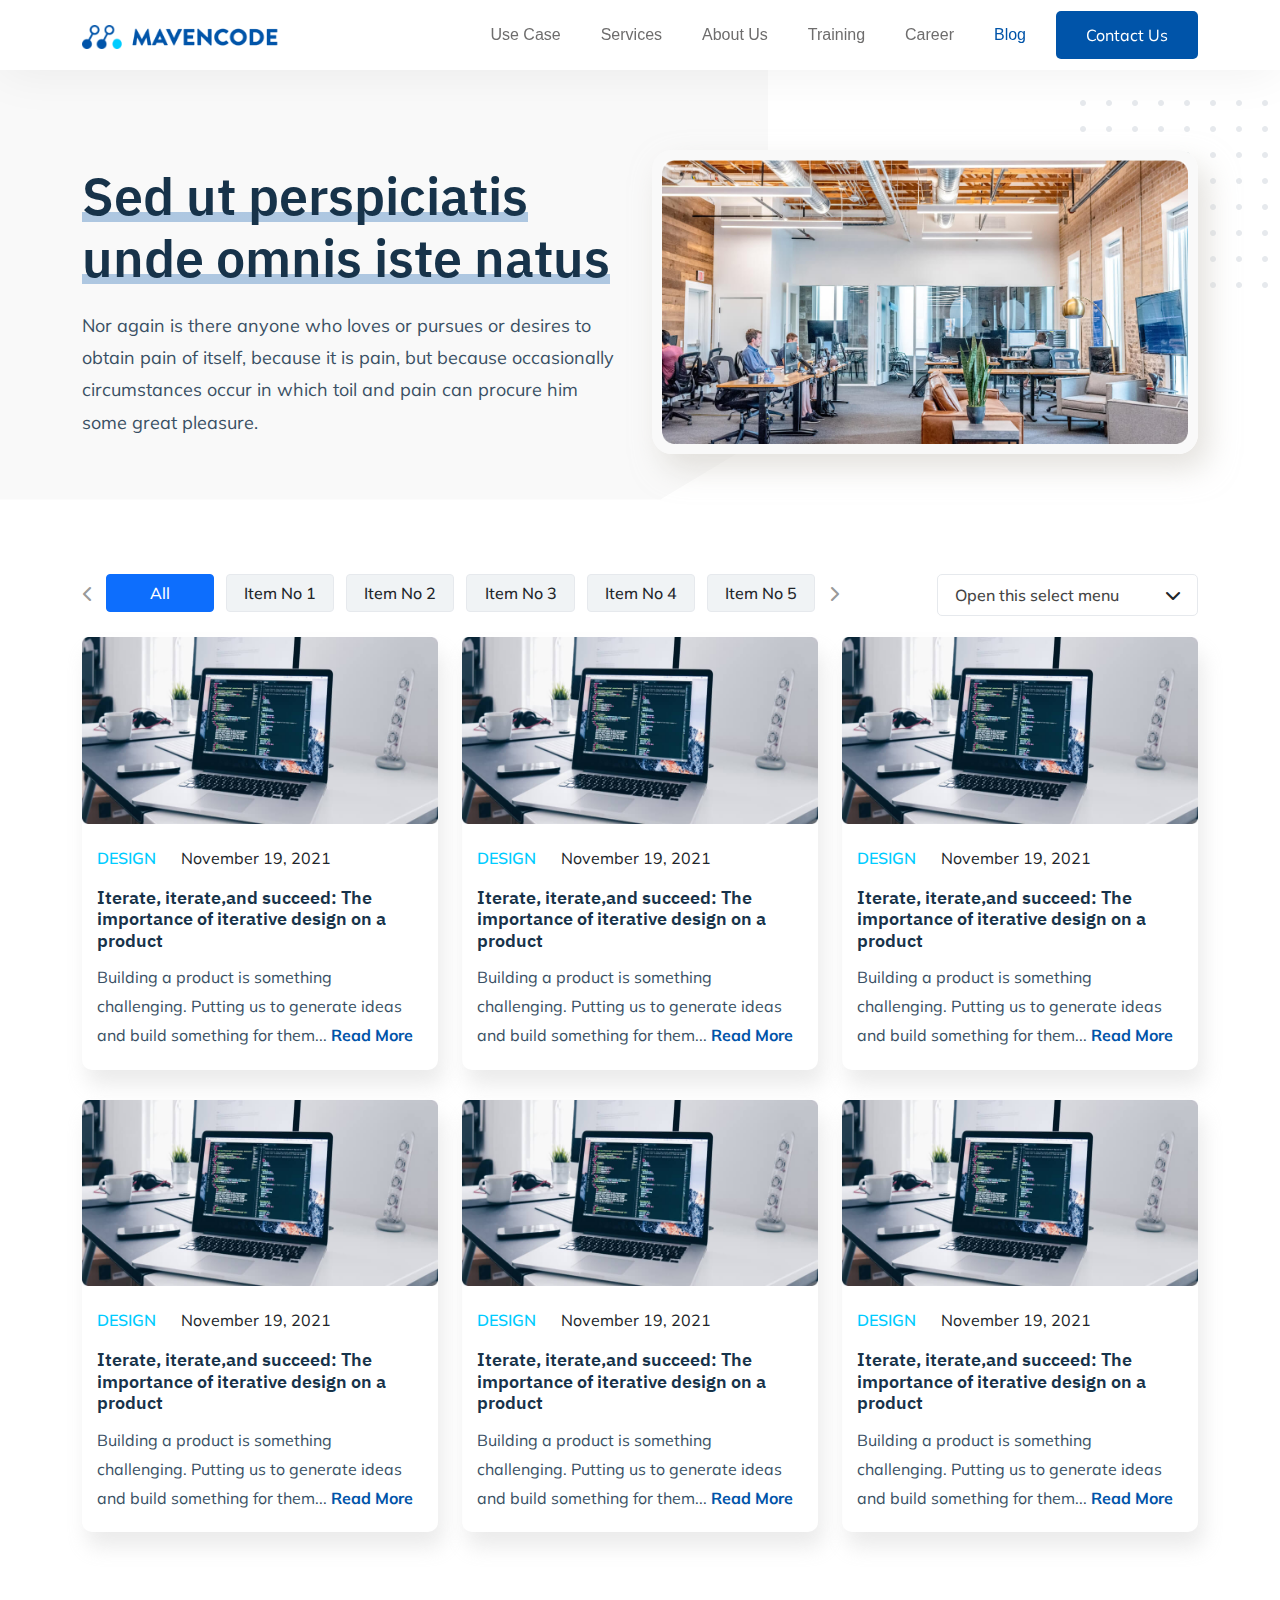
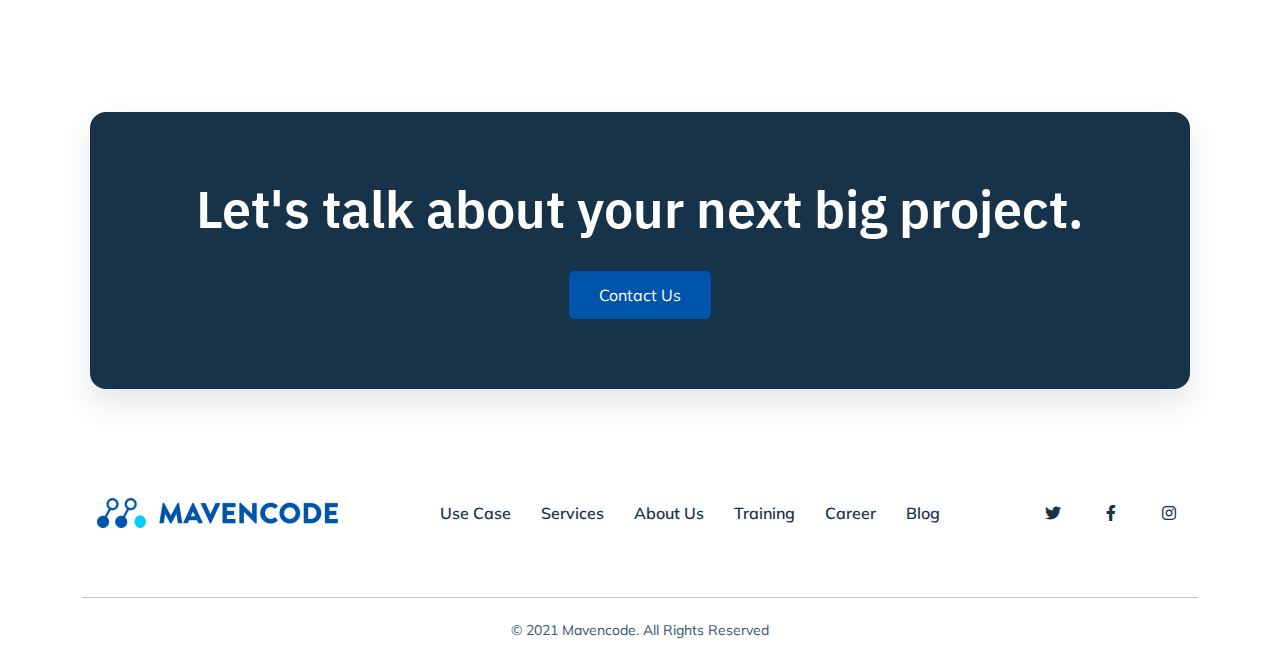
<file: blog.html>
<!DOCTYPE html>
<html lang="en">

<head>
    <!-- Required meta tags -->
    <meta charset="UTF-8">
    <meta name="viewport" content="width=device-width, initial-scale=1.0">

	<title>Mavencode</title>

    <!-- Links of CSS file -->
    <link rel="stylesheet" href="assets/css/bootstrap.min.css">
	<link rel="stylesheet" href="assets/css/select2.min.css">
	<link rel="stylesheet" href="assets/css/fontawesome.min.css">
    <link rel="stylesheet" href="assets/css/owl.carousel.min.css">
    <link rel="stylesheet" href="assets/css/owl.theme.default.min.css">
    <link rel="stylesheet" href="assets/css/meanmenu.css">
	<link rel="stylesheet" href="assets/css/magnific-popup.css">
	<link rel="stylesheet" href="assets/css/style.css">
	<link rel="stylesheet" href="assets/css/responsive.css">
</head>

<body>
    <!--header section start-->
    <header class="header-area home1-header" id="home1-header">
        <div class="header-menu">
            <div class="sticky-menu bgcolor">
                <div class="navbar-area">
                    <!-- Menu For Mobile Device -->
                    <div class="container">
                        <div class="tab-nab">
                            <div class="mobile-nav">
                                <a href="index.html" class="logo">
                                    <img src="assets/images/logo.png" alt="image">
								</a>
								<a href="contact.html" class="cta-btn small-device-menu-btn">Contact Us</a>
							</div>
						</div>
					</div>
                    <!-- Menu For Desktop Device -->
                    <div class="main-nav">
                        <div class="container">
                            <nav class="navbar navbar-expand-md navbar-light m-auto">
                                <a class="navbar-brand" href="index.html">
                                   <img src="assets/images/logo.png" alt="image">
								</a>
                                <div class="collapse navbar-collapse mean-menu align-items-center" id="navbarSupportedContent">
                                    <ul class="navbar-nav nav-ul  ml-auto">
										<li class="nav-item mobile-logo">
											<a href="index.html"><img src="assets/images/logo.png"  alt="image"></a>
										</li>
										<li class="nav-item">
											<a href="use-case.html" class="nav-link menu-items">Use Case</a>
										</li>
										<li class="nav-item">
											<a href="service.html" class="nav-link menu-items">Services</a>
										</li>
										<li class="nav-item">
											<a href="about.html" class="nav-link menu-items">About Us</a>
										</li>
										<li class="nav-item">
											<a href="training.html" class="nav-link menu-items">Training</a>
										</li>
										<li class="nav-item">
											<a href="career.html" class="nav-link menu-items">Career</a>
										</li>
										<li class="nav-item">
											<a href="blog.html" class="nav-link menu-items active">Blog</a>
										</li>
										<!-- <li class="nav-item right-menu">
											<a href="contact.html" class="cta-btn">Contact Us</a>
										</li> -->
									</ul>
									<div class="right-menu">
										<a href="contact.html" class="cta-btn">Contact Us</a>
									</div>	
								</div>
                            </nav>
                        </div>
					</div>
				</div>
			</div>
		</div>
    </header>
	<!--header section end-->	

	<div class="blog-hero-section pb-120 pt-150">
		<div class="container">
			<div class="row align-items-center">
				<div class="col-lg-6 col-md-12 col-sm-12 col-12">
					<div class="text-content">
						<div class="hero-title-wrap">
							<h2 class="hero-title">Sed ut perspiciatis unde omnis iste natus</h2>
						</div>
						<p>Nor again is there anyone who loves or pursues or desires to obtain pain of itself, because it is pain, but because occasionally circumstances occur in which toil and pain can procure him some great pleasure.</p>
					</div>
				</div>
				<div class="col-lg-6 col-md-12 col-sm-12 col-12">
					<div class="img-content">
						<img src="assets/images/blog/1.jpg" class="img-1" alt="image">
						<img src="assets/images/blog/shape-1.png" class="shape-1" alt="image">
					</div>
				</div>
			</div>
		</div>
	</div>

	<div class="blog-cards">
		<div class="container">
			
			<div class="navtab-option">
				<div class="row">
					<div class="col-lg-9">
						<div class="scroller-wrapper">
							<ul class="nav nav-pills sin-nav tags-scroller owl-carousel" id="pills-tab" role="tablist">
								<li class="nav-item" role="presentation">
									<a class="nav-link active" data-bs-toggle="pill" href="#all" role="tab" aria-selected="true">All</a>
								</li>
								<li class="nav-item" role="presentation">
									<a class="nav-link" data-bs-toggle="pill" href="#item-1" role="tab" aria-selected="true">Item No 1</a>
								</li>
								<li class="nav-item" role="presentation">
									<a class="nav-link" data-bs-toggle="pill" href="#item-2" role="tab"  aria-selected="false">Item No 2</a>
								</li>
								<li class="nav-item" role="presentation">
								    <a class="nav-link" data-bs-toggle="pill" href="#item-3" role="tab"  aria-selected="false">Item No 3</a>
								</li>
								<li class="nav-item" role="presentation">
									<a class="nav-link" data-bs-toggle="pill" href="#item-4" role="tab"  aria-selected="false">Item No 4</a>
								</li>
								<li class="nav-item" role="presentation">
									<a class="nav-link" data-bs-toggle="pill" href="#item-5" role="tab"  aria-selected="false">Item No 5</a>
								</li>
								<li class="nav-item" role="presentation">
									<a class="nav-link" data-bs-toggle="pill" href="#item-4" role="tab"  aria-selected="false">Item No 4</a>
								</li>
								<li class="nav-item" role="presentation">
									<a class="nav-link" data-bs-toggle="pill" href="#item-5" role="tab"  aria-selected="false">Item No 5</a>
								</li>

								<li class="nav-item" role="presentation">
									<a class="nav-link" data-bs-toggle="pill" href="#item-4" role="tab"  aria-selected="false">Item No 4</a>
								</li>
								<li class="nav-item" role="presentation">
									<a class="nav-link" data-bs-toggle="pill" href="#item-5" role="tab"  aria-selected="false">Item No 5</a>
								</li>							
							</ul>
						</div>
					</div>
					<div class="col-lg-3">
						<div class="nav-item nav-item-filter" role="presentation">
							<select class="form-select selectTwo" aria-label="Default select example">
								<option selected>Open this select menu</option>
								<option value="1">One</option>
								<option value="2">Two</option>
								<option value="3">Three</option>
							</select>
						</div>
					</div>
				</div>
				
				<div class="tab-content" id="pills-tabContent">
					<div class="tab-pane fade show active" id="all" role="tabpanel">
						<div class="row">
							<div class="col-lg-4 col-md-6 col-sm-6 col-12">
								<div class="single-card">
									<img src="assets/images/blog/2.jpg" alt="image">
									<div class="text-content">
										<div class="upper-content">
											<span class="design">DESIGN</span> <span>November 19, 2021</span>
										</div>
										<h5><a href="blog-details.html"></a>Iterate, iterate,and succeed: The importance of iterative design on a product</a></h5>
										<p>Building a product is something challenging. Putting us to generate ideas and build something for them... <span><a href="blog-details.html">Read More</a></span></p>
									</div>
								</div>
							</div>
							<div class="col-lg-4 col-md-6 col-sm-6 col-12">
								<div class="single-card">
									<img src="assets/images/blog/2.jpg" alt="image">
									<div class="text-content">
										<div class="upper-content">
											<span class="design">DESIGN</span> <span>November 19, 2021</span>
										</div>
										<h5><a href="blog-details.html">Iterate, iterate,and succeed: The importance of iterative design on a product</a></h5>
										<p>Building a product is something challenging. Putting us to generate ideas and build something for them... <span><a href="blog-details.html">Read More</a></span></p>
									</div>
								</div>
							</div>
							<div class="col-lg-4 col-md-6 col-sm-6 col-12">
								<div class="single-card">
									<img src="assets/images/blog/2.jpg" alt="image">
									<div class="text-content">
										<div class="upper-content">
											<span class="design">DESIGN</span> <span>November 19, 2021</span>
										</div>
										<h5><a href="blog-details.html">Iterate, iterate,and succeed: The importance of iterative design on a product</a></h5>
									<p>Building a product is something challenging. Putting us to generate ideas and build something for them... <span><a href="blog-details.html">Read More</a></span></p>
									</div>
								</div>
							</div>
							<div class="col-lg-4 col-md-6 col-sm-6 col-12">
								<div class="single-card">
									<img src="assets/images/blog/2.jpg" alt="image">
									<div class="text-content">
										<div class="upper-content">
											<span class="design">DESIGN</span> <span>November 19, 2021</span>
										</div>
										<h5><a href="blog-details.html">Iterate, iterate,and succeed: The importance of iterative design on a product</a></h5>
									<p>Building a product is something challenging. Putting us to generate ideas and build something for them... <span><a href="blog-details.html">Read More</a></span></p>
									</div>
								</div>
							</div>
							<div class="col-lg-4 col-md-6 col-sm-6 col-12">
								<div class="single-card">
									<img src="assets/images/blog/2.jpg" alt="image">
									<div class="text-content">
										<div class="upper-content">
											<span class="design">DESIGN</span> <span>November 19, 2021</span>
										</div>
										<h5><a href="blog-details.html">Iterate, iterate,and succeed: The importance of iterative design on a product</a></h5>
									<p>Building a product is something challenging. Putting us to generate ideas and build something for them... <span><a href="blog-details.html">Read More</a></span></p>
									</div>
								</div>
							</div>
							<div class="col-lg-4 col-md-6 col-sm-6 col-12">
								<div class="single-card">
									<img src="assets/images/blog/2.jpg" alt="image">
									<div class="text-content">
										<div class="upper-content">
											<span class="design">DESIGN</span> <span>November 19, 2021</span>
										</div>
										<h5><a href="blog-details.html">Iterate, iterate,and succeed: The importance of iterative design on a product</a></h5>
									<p>Building a product is something challenging. Putting us to generate ideas and build something for them... <span><a href="blog-details.html">Read More</a></span></p>
									</div>
								</div>
							</div>
						</div>
					</div>
					<div class="tab-pane fade" id="item-1" role="tabpanel">
						<div class="row">
							<div class="col-lg-4 col-md-6 col-sm-6 col-12">
								<div class="single-card">
									<img src="assets/images/blog/2.jpg" alt="image">
									<div class="text-content">
										<div class="upper-content">
											<span class="design">DESIGN</span> <span>November 19, 2021</span>
										</div>
										<h5><a href="blog-details.html">Iterate, iterate,and succeed: The importance of iterative design on a product</a></h5>
									<p>Building a product is something challenging. Putting us to generate ideas and build something for them... <span><a href="blog-details.html">Read More</a></span></p>
									</div>
								</div>
							</div>
							<div class="col-lg-4 col-md-6 col-sm-6 col-12">
								<div class="single-card">
									<img src="assets/images/blog/2.jpg" alt="image">
									<div class="text-content">
										<div class="upper-content">
											<span class="design">DESIGN</span> <span>November 19, 2021</span>
										</div>
										<h5><a href="blog-details.html">Iterate, iterate,and succeed: The importance of iterative design on a product</a></h5>
									<p>Building a product is something challenging. Putting us to generate ideas and build something for them... <span><a href="blog-details.html">Read More</a></span></p>
									</div>
								</div>
							</div>
							<div class="col-lg-4 col-md-6 col-sm-6 col-12">
								<div class="single-card">
									<img src="assets/images/blog/2.jpg" alt="image">
									<div class="text-content">
										<div class="upper-content">
											<span class="design">DESIGN</span> <span>November 19, 2021</span>
										</div>
										<h5><a href="blog-details.html">Iterate, iterate,and succeed: The importance of iterative design on a product</a></h5>
									<p>Building a product is something challenging. Putting us to generate ideas and build something for them... <span><a href="blog-details.html">Read More</a></span></p>
									</div>
								</div>
							</div>
							<div class="col-lg-4 col-md-6 col-sm-6 col-12">
								<div class="single-card">
									<img src="assets/images/blog/2.jpg" alt="image">
									<div class="text-content">
										<div class="upper-content">
											<span class="design">DESIGN</span> <span>November 19, 2021</span>
										</div>
										<h5><a href="blog-details.html">Iterate, iterate,and succeed: The importance of iterative design on a product</a></h5>
									<p>Building a product is something challenging. Putting us to generate ideas and build something for them... <span><a href="blog-details.html">Read More</a></span></p>
									</div>
								</div>
							</div>
							<div class="col-lg-4 col-md-6 col-sm-6 col-12">
								<div class="single-card">
									<img src="assets/images/blog/2.jpg" alt="image">
									<div class="text-content">
										<div class="upper-content">
											<span class="design">DESIGN</span> <span>November 19, 2021</span>
										</div>
										<h5><a href="blog-details.html">Iterate, iterate,and succeed: The importance of iterative design on a product</a></h5>
									<p>Building a product is something challenging. Putting us to generate ideas and build something for them... <span><a href="blog-details.html">Read More</a></span></p>
									</div>
								</div>
							</div>
							<div class="col-lg-4 col-md-6 col-sm-6 col-12">
								<div class="single-card">
									<img src="assets/images/blog/2.jpg" alt="image">
									<div class="text-content">
										<div class="upper-content">
											<span class="design">DESIGN</span> <span>November 19, 2021</span>
										</div>
										<h5><a href="blog-details.html">Iterate, iterate,and succeed: The importance of iterative design on a product</a></h5>
									<p>Building a product is something challenging. Putting us to generate ideas and build something for them... <span><a href="blog-details.html">Read More</a></span></p>
									</div>
								</div>
							</div>
						</div>
					</div>
					<div class="tab-pane fade" id="item-2" role="tabpanel">
						<div class="row">
							<div class="col-lg-4 col-md-6 col-sm-6 col-12">
								<div class="single-card">
									<img src="assets/images/blog/2.jpg" alt="image">
									<div class="text-content">
										<div class="upper-content">
											<span class="design">DESIGN</span> <span>November 19, 2021</span>
										</div>
										<h5><a href="blog-details.html">Iterate, iterate,and succeed: The importance of iterative design on a product</a></h5>
									<p>Building a product is something challenging. Putting us to generate ideas and build something for them... <span><a href="blog-details.html">Read More</a></span></p>
									</div>
								</div>
							</div>
							<div class="col-lg-4 col-md-6 col-sm-6 col-12">
								<div class="single-card">
									<img src="assets/images/blog/2.jpg" alt="image">
									<div class="text-content">
										<div class="upper-content">
											<span class="design">DESIGN</span> <span>November 19, 2021</span>
										</div>
										<h5><a href="blog-details.html">Iterate, iterate,and succeed: The importance of iterative design on a product</a></h5>
									<p>Building a product is something challenging. Putting us to generate ideas and build something for them... <span><a href="blog-details.html">Read More</a></span></p>
									</div>
								</div>
							</div>
							<div class="col-lg-4 col-md-6 col-sm-6 col-12">
								<div class="single-card">
									<img src="assets/images/blog/2.jpg" alt="image">
									<div class="text-content">
										<div class="upper-content">
											<span class="design">DESIGN</span> <span>November 19, 2021</span>
										</div>
										<h5><a href="blog-details.html">Iterate, iterate,and succeed: The importance of iterative design on a product</a></h5>
									<p>Building a product is something challenging. Putting us to generate ideas and build something for them... <span><a href="blog-details.html">Read More</a></span></p>
									</div>
								</div>
							</div>
							<div class="col-lg-4 col-md-6 col-sm-6 col-12">
								<div class="single-card">
									<img src="assets/images/blog/2.jpg" alt="image">
									<div class="text-content">
										<div class="upper-content">
											<span class="design">DESIGN</span> <span>November 19, 2021</span>
										</div>
										<h5><a href="blog-details.html">Iterate, iterate,and succeed: The importance of iterative design on a product</a></h5>
									<p>Building a product is something challenging. Putting us to generate ideas and build something for them... <span><a href="blog-details.html">Read More</a></span></p>
									</div>
								</div>
							</div>
							<div class="col-lg-4 col-md-6 col-sm-6 col-12">
								<div class="single-card">
									<img src="assets/images/blog/2.jpg" alt="image">
									<div class="text-content">
										<div class="upper-content">
											<span class="design">DESIGN</span> <span>November 19, 2021</span>
										</div>
										<h5><a href="blog-details.html">Iterate, iterate,and succeed: The importance of iterative design on a product</a></h5>
									<p>Building a product is something challenging. Putting us to generate ideas and build something for them... <span><a href="blog-details.html">Read More</a></span></p>
									</div>
								</div>
							</div>
							<div class="col-lg-4 col-md-6 col-sm-6 col-12">
								<div class="single-card">
									<img src="assets/images/blog/2.jpg" alt="image">
									<div class="text-content">
										<div class="upper-content">
											<span class="design">DESIGN</span> <span>November 19, 2021</span>
										</div>
										<h5><a href="blog-details.html">Iterate, iterate,and succeed: The importance of iterative design on a product</a></h5>
									<p>Building a product is something challenging. Putting us to generate ideas and build something for them... <span><a href="blog-details.html">Read More</a></span></p>
									</div>
								</div>
							</div>
						</div>
					</div>
					<div class="tab-pane fade" id="item-3" role="tabpanel">
						<div class="row">
							<div class="col-lg-4 col-md-6 col-sm-6 col-12">
								<div class="single-card">
									<img src="assets/images/blog/2.jpg" alt="image">
									<div class="text-content">
										<div class="upper-content">
											<span class="design">DESIGN</span> <span>November 19, 2021</span>
										</div>
										<h5><a href="blog-details.html">Iterate, iterate,and succeed: The importance of iterative design on a product</a></h5>
									<p>Building a product is something challenging. Putting us to generate ideas and build something for them... <span><a href="blog-details.html">Read More</a></span></p>
									</div>
								</div>
							</div>
							<div class="col-lg-4 col-md-6 col-sm-6 col-12">
								<div class="single-card">
									<img src="assets/images/blog/2.jpg" alt="image">
									<div class="text-content">
										<div class="upper-content">
											<span class="design">DESIGN</span> <span>November 19, 2021</span>
										</div>
										<h5><a href="blog-details.html">Iterate, iterate,and succeed: The importance of iterative design on a product</a></h5>
									<p>Building a product is something challenging. Putting us to generate ideas and build something for them... <span><a href="blog-details.html">Read More</a></span></p>
									</div>
								</div>
							</div>
							<div class="col-lg-4 col-md-6 col-sm-6 col-12">
								<div class="single-card">
									<img src="assets/images/blog/2.jpg" alt="image">
									<div class="text-content">
										<div class="upper-content">
											<span class="design">DESIGN</span> <span>November 19, 2021</span>
										</div>
										<h5><a href="blog-details.html">Iterate, iterate,and succeed: The importance of iterative design on a product</a></h5>
									<p>Building a product is something challenging. Putting us to generate ideas and build something for them... <span><a href="blog-details.html">Read More</a></span></p>
									</div>
								</div>
							</div>
							<div class="col-lg-4 col-md-6 col-sm-6 col-12">
								<div class="single-card">
									<img src="assets/images/blog/2.jpg" alt="image">
									<div class="text-content">
										<div class="upper-content">
											<span class="design">DESIGN</span> <span>November 19, 2021</span>
										</div>
										<h5><a href="blog-details.html">Iterate, iterate,and succeed: The importance of iterative design on a product</a></h5>
									<p>Building a product is something challenging. Putting us to generate ideas and build something for them... <span><a href="blog-details.html">Read More</a></span></p>
									</div>
								</div>
							</div>
							<div class="col-lg-4 col-md-6 col-sm-6 col-12">
								<div class="single-card">
									<img src="assets/images/blog/2.jpg" alt="image">
									<div class="text-content">
										<div class="upper-content">
											<span class="design">DESIGN</span> <span>November 19, 2021</span>
										</div>
										<h5><a href="blog-details.html">Iterate, iterate,and succeed: The importance of iterative design on a product</a></h5>
									<p>Building a product is something challenging. Putting us to generate ideas and build something for them... <span><a href="blog-details.html">Read More</a></span></p>
									</div>
								</div>
							</div>
							<div class="col-lg-4 col-md-6 col-sm-6 col-12">
								<div class="single-card">
									<img src="assets/images/blog/2.jpg" alt="image">
									<div class="text-content">
										<div class="upper-content">
											<span class="design">DESIGN</span> <span>November 19, 2021</span>
										</div>
										<h5><a href="blog-details.html">Iterate, iterate,and succeed: The importance of iterative design on a product</a></h5>
									<p>Building a product is something challenging. Putting us to generate ideas and build something for them... <span><a href="blog-details.html">Read More</a></span></p>
									</div>
								</div>
							</div>
						</div>
					</div>
					<div class="tab-pane fade" id="item-4" role="tabpanel">
						<div class="row">
							<div class="col-lg-4 col-md-6 col-sm-6 col-12">
								<div class="single-card">
									<img src="assets/images/blog/2.jpg" alt="image">
									<div class="text-content">
										<div class="upper-content">
											<span class="design">DESIGN</span> <span>November 19, 2021</span>
										</div>
										<h5><a href="blog-details.html">Iterate, iterate,and succeed: The importance of iterative design on a product</a></h5>
									<p>Building a product is something challenging. Putting us to generate ideas and build something for them... <span><a href="blog-details.html">Read More</a></span></p>
									</div>
								</div>
							</div>
							<div class="col-lg-4 col-md-6 col-sm-6 col-12">
								<div class="single-card">
									<img src="assets/images/blog/2.jpg" alt="image">
									<div class="text-content">
										<div class="upper-content">
											<span class="design">DESIGN</span> <span>November 19, 2021</span>
										</div>
										<h5><a href="blog-details.html">Iterate, iterate,and succeed: The importance of iterative design on a product</a></h5>
									<p>Building a product is something challenging. Putting us to generate ideas and build something for them... <span><a href="blog-details.html">Read More</a></span></p>
									</div>
								</div>
							</div>
							<div class="col-lg-4 col-md-6 col-sm-6 col-12">
								<div class="single-card">
									<img src="assets/images/blog/2.jpg" alt="image">
									<div class="text-content">
										<div class="upper-content">
											<span class="design">DESIGN</span> <span>November 19, 2021</span>
										</div>
										<h5><a href="blog-details.html">Iterate, iterate,and succeed: The importance of iterative design on a product</a></h5>
									<p>Building a product is something challenging. Putting us to generate ideas and build something for them... <span><a href="blog-details.html">Read More</a></span></p>
									</div>
								</div>
							</div>
							<div class="col-lg-4 col-md-6 col-sm-6 col-12">
								<div class="single-card">
									<img src="assets/images/blog/2.jpg" alt="image">
									<div class="text-content">
										<div class="upper-content">
											<span class="design">DESIGN</span> <span>November 19, 2021</span>
										</div>
										<h5><a href="blog-details.html">Iterate, iterate,and succeed: The importance of iterative design on a product</a></h5>
									<p>Building a product is something challenging. Putting us to generate ideas and build something for them... <span><a href="blog-details.html">Read More</a></span></p>
									</div>
								</div>
							</div>
							<div class="col-lg-4 col-md-6 col-sm-6 col-12">
								<div class="single-card">
									<img src="assets/images/blog/2.jpg" alt="image">
									<div class="text-content">
										<div class="upper-content">
											<span class="design">DESIGN</span> <span>November 19, 2021</span>
										</div>
										<h5><a href="blog-details.html">Iterate, iterate,and succeed: The importance of iterative design on a product</a></h5>
									<p>Building a product is something challenging. Putting us to generate ideas and build something for them... <span><a href="blog-details.html">Read More</a></span></p>
									</div>
								</div>
							</div>
							<div class="col-lg-4 col-md-6 col-sm-6 col-12">
								<div class="single-card">
									<img src="assets/images/blog/2.jpg" alt="image">
									<div class="text-content">
										<div class="upper-content">
											<span class="design">DESIGN</span> <span>November 19, 2021</span>
										</div>
										<h5><a href="blog-details.html">Iterate, iterate,and succeed: The importance of iterative design on a product</a></h5>
									<p>Building a product is something challenging. Putting us to generate ideas and build something for them... <span><a href="blog-details.html">Read More</a></span></p>
									</div>
								</div>
							</div>
						</div>
					</div>
					<div class="tab-pane fade" id="item-5" role="tabpanel">
						<div class="row">
							<div class="col-lg-4 col-md-6 col-sm-6 col-12">
								<div class="single-card">
									<img src="assets/images/blog/2.jpg" alt="image">
									<div class="text-content">
										<div class="upper-content">
											<span class="design">DESIGN</span> <span>November 19, 2021</span>
										</div>
										<h5><a href="blog-details.html">Iterate, iterate,and succeed: The importance of iterative design on a product</a></h5>
									<p>Building a product is something challenging. Putting us to generate ideas and build something for them... <span><a href="blog-details.html">Read More</a></span></p>
									</div>
								</div>
							</div>
							<div class="col-lg-4 col-md-6 col-sm-6 col-12">
								<div class="single-card">
									<img src="assets/images/blog/2.jpg" alt="image">
									<div class="text-content">
										<div class="upper-content">
											<span class="design">DESIGN</span> <span>November 19, 2021</span>
										</div>
										<h5><a href="blog-details.html">Iterate, iterate,and succeed: The importance of iterative design on a product</a></h5>
									<p>Building a product is something challenging. Putting us to generate ideas and build something for them... <span><a href="blog-details.html">Read More</a></span></p>
									</div>
								</div>
							</div>
							<div class="col-lg-4 col-md-6 col-sm-6 col-12">
								<div class="single-card">
									<img src="assets/images/blog/2.jpg" alt="image">
									<div class="text-content">
										<div class="upper-content">
											<span class="design">DESIGN</span> <span>November 19, 2021</span>
										</div>
										<h5><a href="blog-details.html">Iterate, iterate,and succeed: The importance of iterative design on a product</a></h5>
									<p>Building a product is something challenging. Putting us to generate ideas and build something for them... <span><a href="blog-details.html">Read More</a></span></p>
									</div>
								</div>
							</div>
							<div class="col-lg-4 col-md-6 col-sm-6 col-12">
								<div class="single-card">
									<img src="assets/images/blog/2.jpg" alt="image">
									<div class="text-content">
										<div class="upper-content">
											<span class="design">DESIGN</span> <span>November 19, 2021</span>
										</div>
										<h5><a href="blog-details.html">Iterate, iterate,and succeed: The importance of iterative design on a product</a></h5>
									<p>Building a product is something challenging. Putting us to generate ideas and build something for them... <span><a href="blog-details.html">Read More</a></span></p>
									</div>
								</div>
							</div>
							<div class="col-lg-4 col-md-6 col-sm-6 col-12">
								<div class="single-card">
									<img src="assets/images/blog/2.jpg" alt="image">
									<div class="text-content">
										<div class="upper-content">
											<span class="design">DESIGN</span> <span>November 19, 2021</span>
										</div>
										<h5><a href="blog-details.html">Iterate, iterate,and succeed: The importance of iterative design on a product</a></h5>
									<p>Building a product is something challenging. Putting us to generate ideas and build something for them... <span><a href="blog-details.html">Read More</a></span></p>
									</div>
								</div>
							</div>
							<div class="col-lg-4 col-md-6 col-sm-6 col-12">
								<div class="single-card">
									<img src="assets/images/blog/2.jpg" alt="image">
									<div class="text-content">
										<div class="upper-content">
											<span class="design">DESIGN</span> <span>November 19, 2021</span>
										</div>
										<h5><a href="blog-details.html">Iterate, iterate,and succeed: The importance of iterative design on a product</a></h5>
										<p>Building a product is something challenging. Putting us to generate ideas and build something for them... <span><a href="blog-details.html">Read More</a></span></p>
									</div>
								</div>
							</div>
						</div>
					</div>
				</div>
				<!--using navtab property from bootstrap-->
			</div>
		</div>
	</div>

	<div class="footer-section pb-70">
		<div class="container">
			<div class="contact-section ">
				<div class="contact-box">
					<h2>Let's talk about your next big project.</h2>
					<a href="contact.html" class="cta-btn">Contact Us</a>
				</div>
			</div>

			<ul class="main-ul pb-60">
				<li><a href="index.html" class="logo"><img src="assets/images/logo.png" alt="logo"></a></li>

				<li class="middle-li">
					<ul class="footer-ul">
						<li><a href="use-case.html">Use Case</a></li>
						<li><a href="service.html">Services</a></li>
						<li><a href="about.html">About Us</a></li>
						<li><a href="training.html">Training</a></li>
						<li><a href="#">Career</a></li>
						<li><a href="blog.html">Blog</a></li>
					</ul>
				</li>

				<li>
					<ul class="social-items">
						<li><a href="#"><i class="fab fa-twitter"></i></a></li>
						<li><a href="#"><i class="fab fa-facebook-f"></i></a></li>
						<li><a href="#"><i class="fab fa-instagram"></i></a></li>	
					</ul>
				</li>
			</ul>
		</div>
	</div>

	<div class="copyright-section">
		<div class="container">
			<div class="copyright-text">
				<p>© 2021 Mavencode. All Rights Reserved</p>
			</div>
		</div>
	</div>

    <div class="gotopbtn"><i class="fas fa-hand-point-up"></i></div>

	<!-- Links of JS file -->
	<script src="assets/js/jquery.min.js"></script>
	<script src="assets/js/bootstrap.bundle.min.js"></script>
	<script src="assets/js/appear.min.js"></script>
	<script src="assets/js/select2.min.js"></script>
	<script src="assets/js/owl.carousel.min.js"></script>
	<script src="assets/js/jquery.magnific-popup.min.js"></script>
	<script src="assets/js/mean-menu.js"></script>
	<script src="assets/js/main.js"></script>
</body>

</html>
</file>
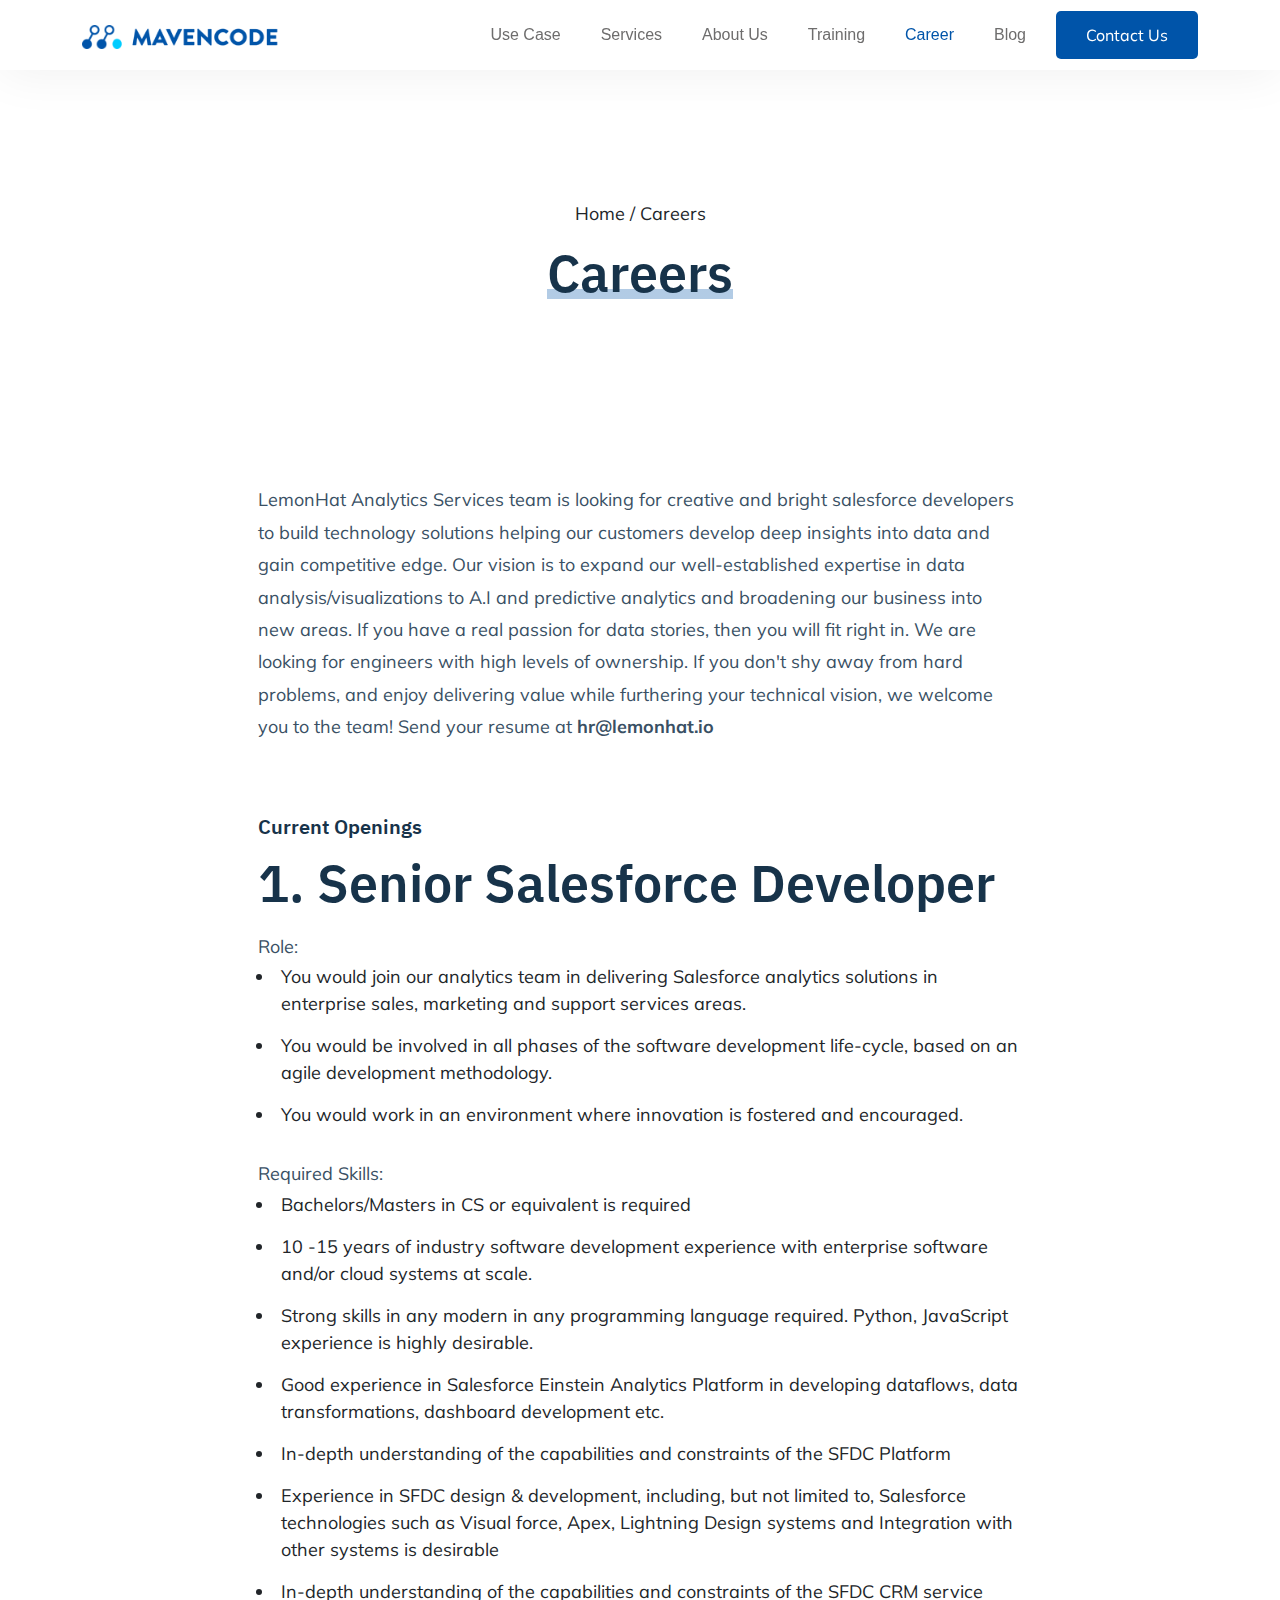
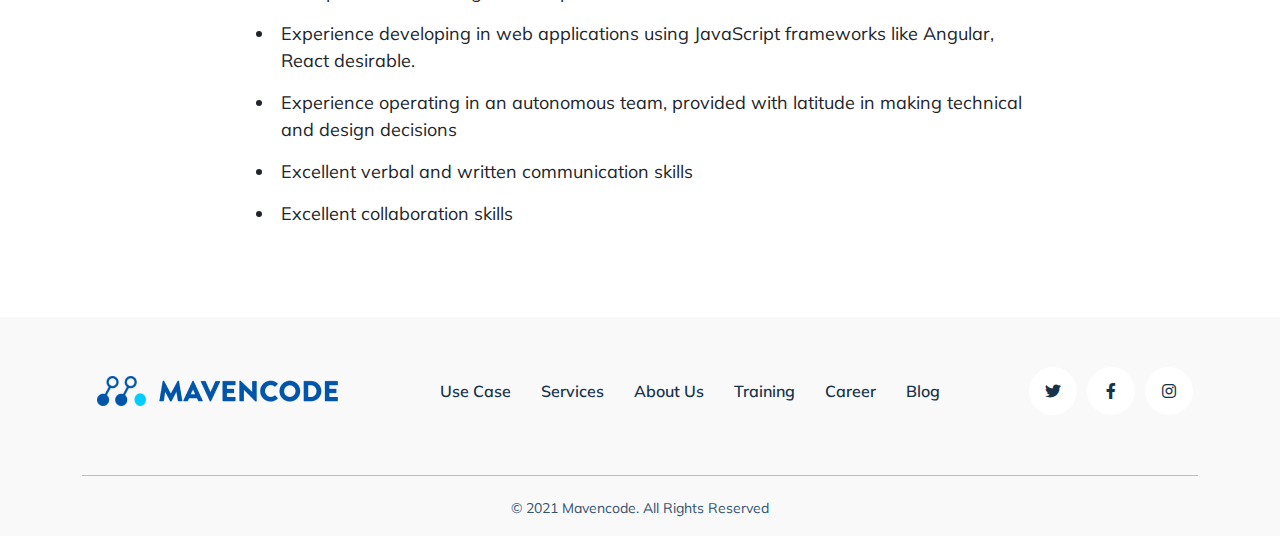
<file: career.html>
<!DOCTYPE html>
<html lang="en">

<head>
    <!-- Required meta tags -->
    <meta charset="UTF-8">
    <meta name="viewport" content="width=device-width, initial-scale=1.0">

	<title>Careers</title>

    <!-- Links of CSS file -->
    <link rel="stylesheet" href="assets/css/bootstrap.min.css">
	<link rel="stylesheet" href="assets/css/fontawesome.min.css">
    <link rel="stylesheet" href="assets/css/owl.carousel.min.css">
    <link rel="stylesheet" href="assets/css/owl.theme.default.min.css">
    <link rel="stylesheet" href="assets/css/meanmenu.css">
	<link rel="stylesheet" href="assets/css/magnific-popup.css">
	<link rel="stylesheet" href="assets/css/style.css">
	<link rel="stylesheet" href="assets/css/responsive.css">
</head>

<body>
    <!--header section start-->
    <header class="header-area home1-header" id="home1-header">
        <div class="header-menu">
            <div class="sticky-menu bgcolor">
                <div class="navbar-area">
                    <!-- Menu For Mobile Device -->
                    <div class="container">
                        <div class="tab-nab">
                            <div class="mobile-nav">
                                <a href="index.html" class="logo">
                                    <img src="assets/images/logo.png" alt="image">
								</a>
								<a href="contact.html" class="cta-btn small-device-menu-btn">Contact Us</a>
							</div>
						</div>
					</div>
                    <!-- Menu For Desktop Device -->
                    <div class="main-nav">
                        <div class="container">
                            <nav class="navbar navbar-expand-md navbar-light m-auto">
                                <a class="navbar-brand" href="index.html">
                                   <img src="assets/images/logo.png" alt="image">
								</a>
                                <div class="collapse navbar-collapse mean-menu align-items-center" id="navbarSupportedContent">
                                    <ul class="navbar-nav nav-ul  ml-auto">
										<li class="nav-item mobile-logo">
											<a href="index.html"><img src="assets/images/logo.png"  alt="image"></a>
										</li>
										<li class="nav-item">
											<a href="use-case.html" class="nav-link menu-items">Use Case</a>
										</li>
										<li class="nav-item">
											<a href="service.html" class="nav-link menu-items">Services</a>
										</li>
										<li class="nav-item">
											<a href="about.html" class="nav-link menu-items">About Us</a>
										</li>
										<li class="nav-item">
											<a href="training.html" class="nav-link menu-items">Training</a>
										</li>
										<li class="nav-item">
											<a href="career.html" class="nav-link menu-items active">Career</a>
										</li>
										<li class="nav-item">
											<a href="blog.html" class="nav-link menu-items">Blog</a>
										</li>
									</ul>
									<div class="right-menu">
										<a href="contact.html" class="cta-btn">Contact Us</a>
									</div>	
								</div>
                            </nav>
                        </div>
					</div>
				</div>
			</div>
		</div>
    </header>
	<!--header section end-->

	<div class="careers-hero-section pb-120">
		<div class="container">
			<span>Home / Careers</span>
			<div class="hero-title-wrap">
				<h2 class="hero-title">Careers</h3>
			</div>
		</div>
	</div>

	<div class="second-section careers-section pt-60 pb-60">
		<div class="container">
			<div class="text">
				<p>LemonHat Analytics Services team is looking for creative and bright salesforce developers to build technology solutions helping our customers develop deep insights into data and gain competitive edge. Our vision is to expand our well-established expertise in data analysis/visualizations to A.I and predictive analytics and broadening our business into new areas. If you have a real passion for data stories, then you will fit right in. We are looking for engineers with high levels of ownership. If you don't shy away from hard problems, and enjoy delivering value while furthering your technical vision, we welcome you to the team! Send your resume at <strong>hr@lemonhat.io</strong></p>

				<div class="pt-60"></div>

				<h5 class="">Current Openings</h5>

				<div class="job-posting-single">
					<h2>1. Senior Salesforce Developer</h2>

					<p class="mb-0">Role:</p>
					<ul class="mb-30">
						<li>You would join our analytics team in delivering Salesforce analytics solutions in enterprise sales, marketing and support services areas. </li>
						<li>You would be involved in all phases of the software development life-cycle, based on an agile development methodology.</li>

						<li>You would work in an environment where innovation is fostered and encouraged.</li>
					</ul>

					<p class="mb-0">Required Skills:</p>
					<ul class="mb-30">
						<li>Bachelors/Masters in CS or equivalent is required</li>

						<li>10 -15 years of industry software development experience with enterprise software and/or cloud systems at scale.</li>

						<li>Strong skills in any modern in any programming language required. Python, JavaScript experience is highly desirable.</li>

						<li>Good experience in Salesforce Einstein Analytics Platform in developing dataflows, data transformations, dashboard development etc.</li>

						<li>In-depth understanding of the capabilities and constraints of the SFDC Platform</li>

						<li>Experience in SFDC design & development, including, but not limited to, Salesforce technologies such as Visual force, Apex, Lightning Design systems and Integration with other systems is desirable</li>

						<li>In-depth understanding of the capabilities and constraints of the SFDC CRM service</li>

						<li>Experience developing in web applications using JavaScript 
						frameworks like Angular, React desirable.</li>

						<li>Experience operating in an autonomous team, provided with latitude in making technical and design decisions</li>

						<li>Excellent verbal and written communication skills</li>

						<li>Excellent collaboration skills</li>
					</ul>					
				</div>
			</div>
		</div>
	</div>

	<div class="footer-section pb-70 bg-colored">
		<div class="container">
			<ul class="main-ul pb-60">
				<li><a href="index.html" class="logo"><img src="assets/images/logo.png" alt="logo"></a></li>

				<li class="middle-li">
					<ul class="footer-ul">
						<li><a href="use-case.html">Use Case</a></li>
						<li><a href="service.html">Services</a></li>
						<li><a href="about.html">About Us</a></li>
						<li><a href="training.html">Training</a></li>
						<li><a href="#">Career</a></li>
						<li><a href="blog.html">Blog</a></li>
					</ul>
				</li>

				<li>
					<ul class="social-items">
						<li><a href="#"><i class="fab fa-twitter"></i></a></li>
						<li><a href="#"><i class="fab fa-facebook-f"></i></a></li>
						<li><a href="#"><i class="fab fa-instagram"></i></a></li>	
					</ul>
				</li>
			</ul>
		</div>

		<div class="copyright-section">
			<div class="container">
				<div class="copyright-text">
					<p>© 2021 Mavencode. All Rights Reserved</p>
				</div>
			</div>
		</div>
	</div>


    <div class="gotopbtn"><i class="fas fa-hand-point-up"></i></div>

	<!-- Links of JS file -->
	<script src="assets/js/jquery.min.js"></script>
	<script src="assets/js/bootstrap.bundle.min.js"></script>
	<script src="assets/js/appear.min.js"></script>
	<script src="assets/js/owl.carousel.min.js"></script>
	<script src="assets/js/jquery.magnific-popup.min.js"></script>
	<script src="assets/js/mean-menu.js"></script>
	<script src="assets/js/main.js"></script>
</body>

</html>
</file>
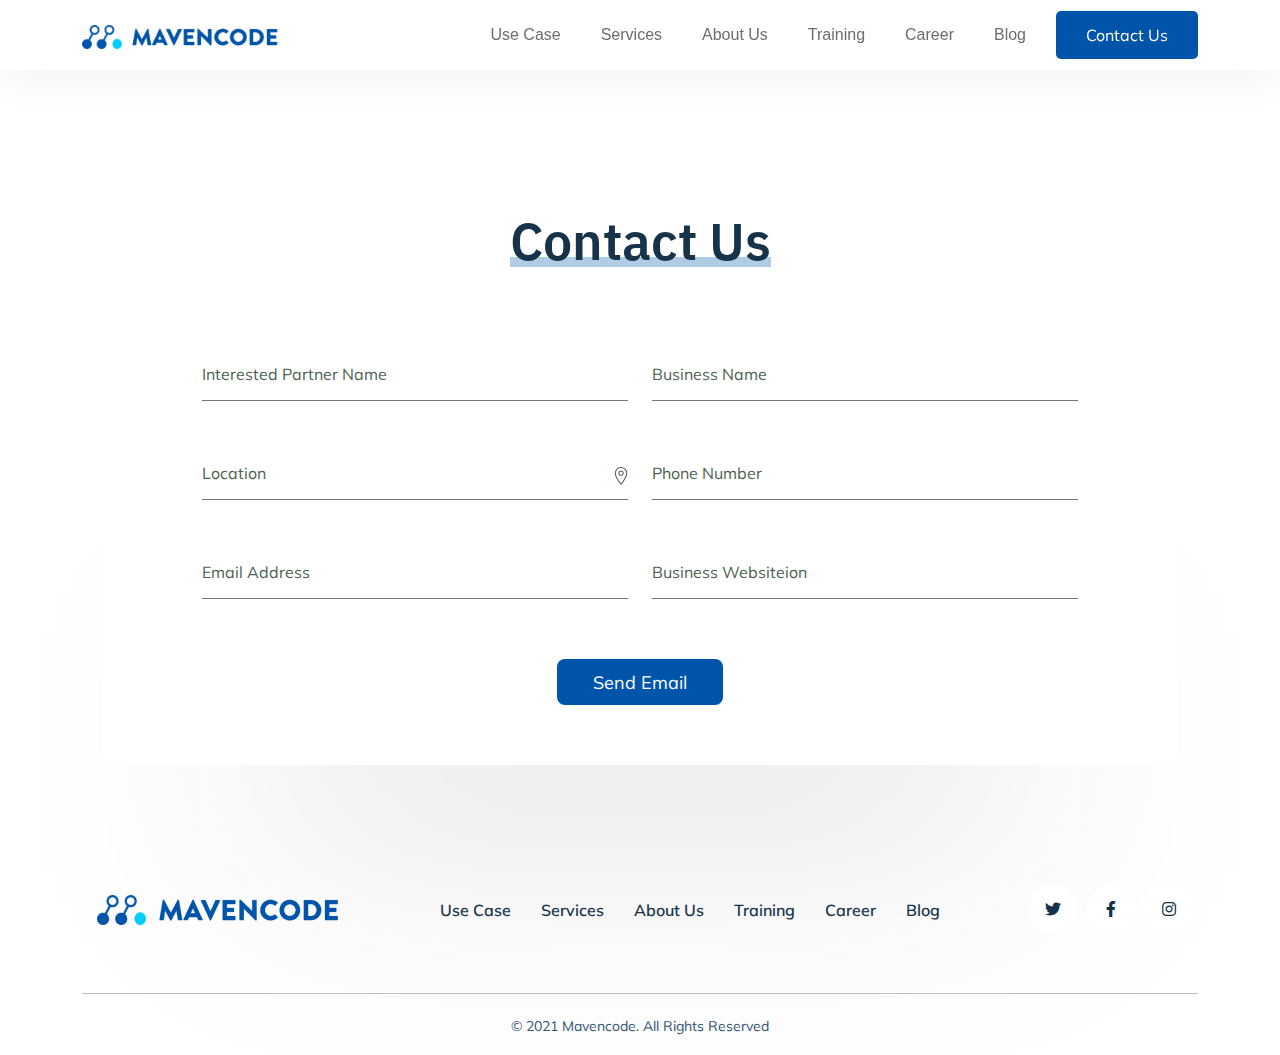
<file: contact.html>
<!DOCTYPE html>
<html lang="en">

<head>
    <!-- Required meta tags -->
    <meta charset="UTF-8">
    <meta name="viewport" content="width=device-width, initial-scale=1.0">

	<title>Contact</title>

    <!-- Links of CSS file -->
    <link rel="stylesheet" href="assets/css/bootstrap.min.css">
	<link rel="stylesheet" href="assets/css/fontawesome.min.css">
    <link rel="stylesheet" href="assets/css/owl.carousel.min.css">
    <link rel="stylesheet" href="assets/css/owl.theme.default.min.css">
    <link rel="stylesheet" href="assets/css/meanmenu.css">
	<link rel="stylesheet" href="assets/css/magnific-popup.css">
	<link rel="stylesheet" href="assets/css/style.css">
	<link rel="stylesheet" href="assets/css/responsive.css">
</head>

<body>
    <!--header section start-->
    <header class="header-area home1-header" id="home1-header">
        <div class="header-menu">
            <div class="sticky-menu bgcolor">
                <div class="navbar-area">
                    <!-- Menu For Mobile Device -->
                    <div class="container">
                        <div class="tab-nab">
                            <div class="mobile-nav">
                                <a href="index.html" class="logo">
                                    <img src="assets/images/logo.png" alt="image">
								</a>
								<a href="contact.html" class="cta-btn small-device-menu-btn">Contact Us</a>
							</div>
						</div>
					</div>
                    <!-- Menu For Desktop Device -->
                    <div class="main-nav">
                        <div class="container">
                            <nav class="navbar navbar-expand-md navbar-light m-auto">
                                <a class="navbar-brand" href="index.html">
                                   <img src="assets/images/logo.png" alt="image">
								</a>
                                <div class="collapse navbar-collapse mean-menu align-items-center" id="navbarSupportedContent">
                                    <ul class="navbar-nav nav-ul  ml-auto">
										<li class="nav-item mobile-logo">
											<a href="index.html"><img src="assets/images/logo.png"  alt="image"></a>
										</li>
										<li class="nav-item">
											<a href="use-case.html" class="nav-link menu-items">Use Case</a>
										</li>
										<li class="nav-item">
											<a href="service.html" class="nav-link menu-items">Services</a>
										</li>
										<li class="nav-item">
											<a href="about.html" class="nav-link menu-items">About Us</a>
										</li>
										<li class="nav-item">
											<a href="training.html" class="nav-link menu-items">Training</a>
										</li>
										<li class="nav-item">
											<a href="career.html" class="nav-link menu-items">Career</a>
										</li>
										<li class="nav-item">
											<a href="blog.html" class="nav-link menu-items">Blog</a>
										</li>
									</ul>
									<div class="right-menu">
										<a href="contact.html" class="cta-btn">Contact Us</a>
									</div>	
								</div>
                            </nav>
                        </div>
					</div>
				</div>
			</div>
		</div>
    </header>
	<!--header section end-->

	<div class="contact-section pt-150 pb-60">
		<div class="container">

			<div class="hero-title-wrap mb-30 text-center">
				<h2 class="hero-title">Contact Us</h2>
			</div>

			<form class="contact-form-wrapper">
				<div class="row">
					<div class="col-md-6">
						<div class="form-group">
						    <input type="text" name="partner_name" required id="partner_name">
						    <label for="partner_name">Interested Partner Name</label>
						</div>
					</div>

					<div class="col-md-6">
						<div class="form-group">
						    <input type="text" name="business_name" required id="business_name">
						    <label for="business_name">Business Name</label>
						</div>
					</div>

					<div class="col-md-6">
						<div class="form-group">
						    <input type="text" name="location" required id="location">
						    <label for="location">Location</label>

						    <img class="map-marker" src="assets/images/map-marker.svg" alt="Map Marker">
						</div>
					</div>

					<div class="col-md-6">
						<div class="form-group">
						    <input type="number" name="phone" required id="phone">
						    <label for="phone">Phone Number</label>
						</div>
					</div>

					<div class="col-md-6">
						<div class="form-group">
						    <input type="email" name="email" required id="email">
						    <label for="email">Email Address</label>
						</div>
					</div>

					<div class="col-md-6">
						<div class="form-group">
						    <input type="text" name="business_web" required id="business_web">
						    <label for="business_web">Business Websiteion</label>
						</div>
					</div>

					<div class="col-md-12 text-center">
						<button type="submit">Send Email</button>
					</div>
				</div>
			</div>			
		</div>
	</div>

	<div class="footer-section pb-70">
		<div class="container">
			<ul class="main-ul pb-60">
				<li><a href="index.html" class="logo"><img src="assets/images/logo.png" alt="logo"></a></li>

				<li class="middle-li">
					<ul class="footer-ul">
						<li><a href="use-case.html">Use Case</a></li>
						<li><a href="service.html">Services</a></li>
						<li><a href="about.html">About Us</a></li>
						<li><a href="training.html">Training</a></li>
						<li><a href="#">Career</a></li>
						<li><a href="blog.html">Blog</a></li>
					</ul>
				</li>

				<li>
					<ul class="social-items">
						<li><a href="#"><i class="fab fa-twitter"></i></a></li>
						<li><a href="#"><i class="fab fa-facebook-f"></i></a></li>
						<li><a href="#"><i class="fab fa-instagram"></i></a></li>	
					</ul>
				</li>
			</ul>
		</div>
	</div>

	<div class="copyright-section">
		<div class="container">
			<div class="copyright-text">
				<p>© 2021 Mavencode. All Rights Reserved</p>
			</div>
		</div>
	</div>

    <div class="gotopbtn"><i class="fas fa-hand-point-up"></i></div>

	<!-- Links of JS file -->
	<script src="assets/js/jquery.min.js"></script>
	<script src="assets/js/bootstrap.bundle.min.js"></script>
	<script src="assets/js/appear.min.js"></script>
	<script src="assets/js/owl.carousel.min.js"></script>
	<script src="assets/js/jquery.magnific-popup.min.js"></script>
	<script src="assets/js/mean-menu.js"></script>
	<script src="assets/js/main.js"></script>
</body>

</html>
</file>
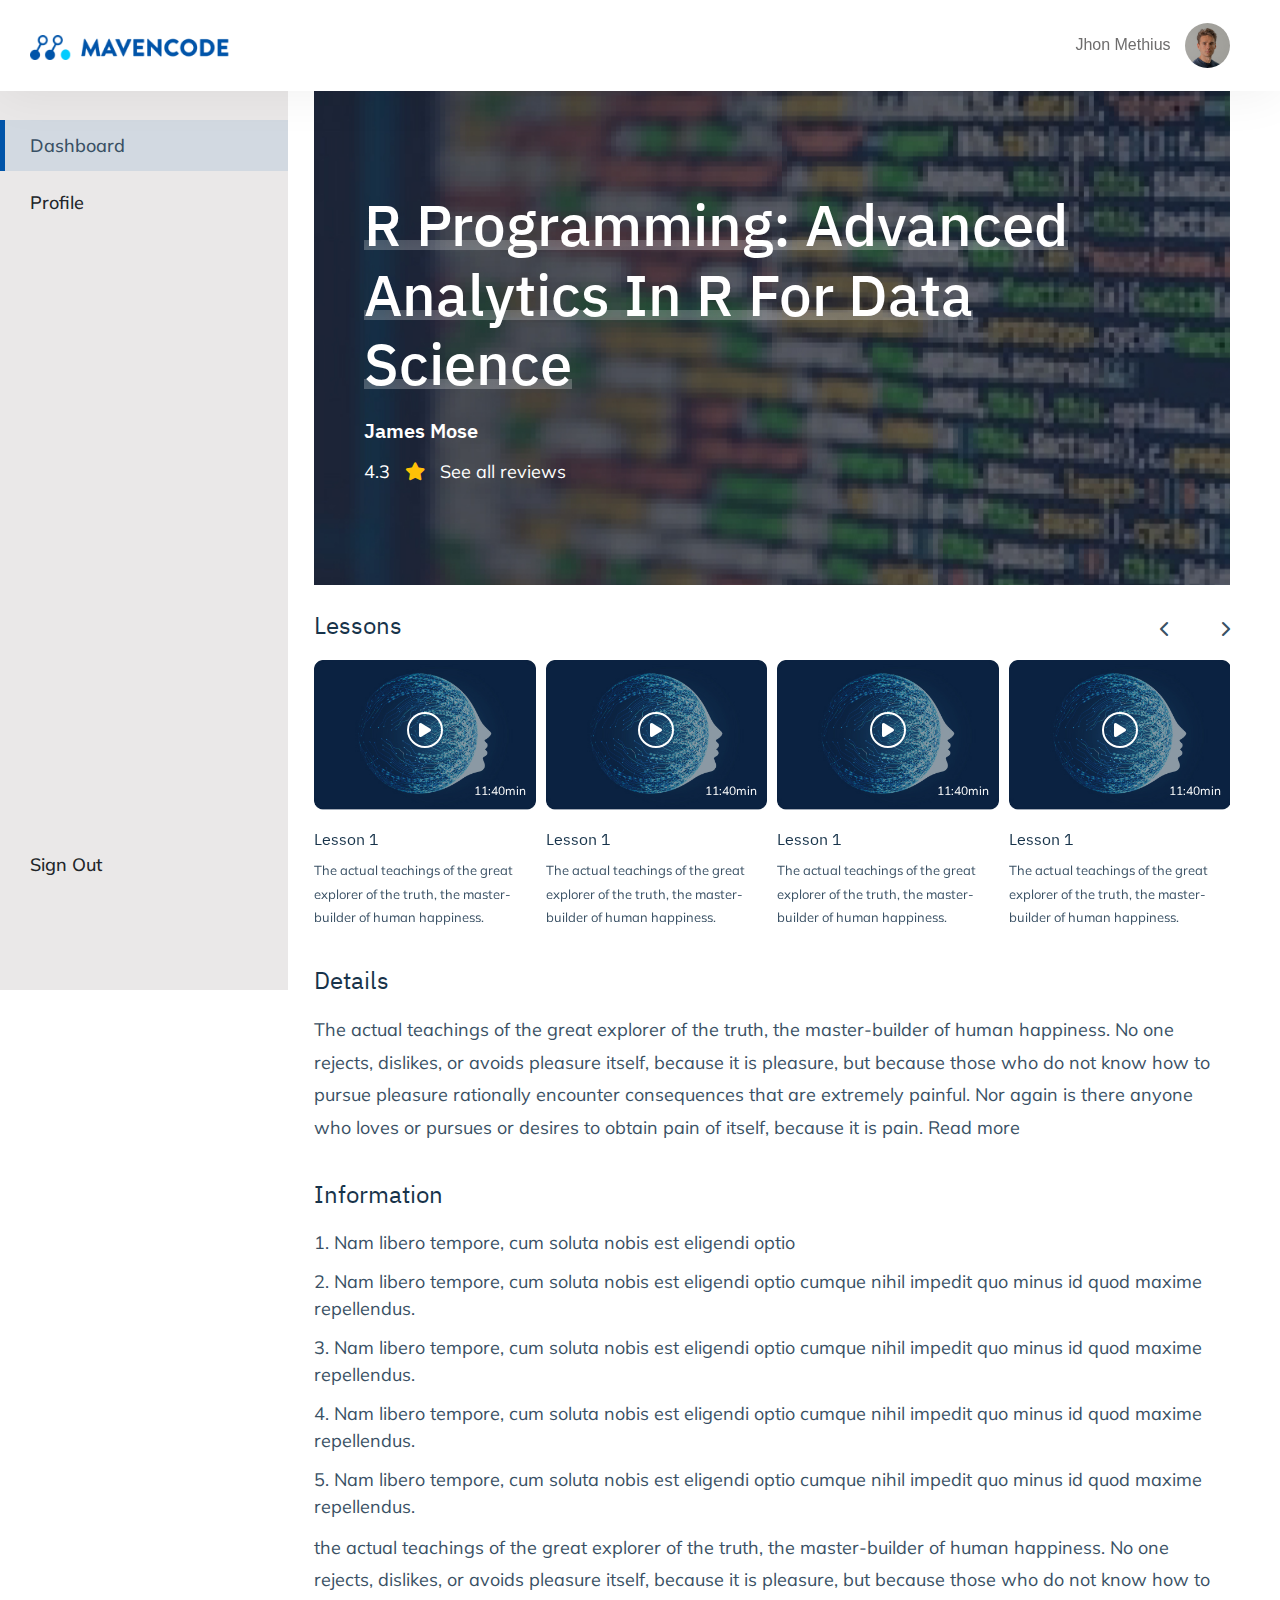
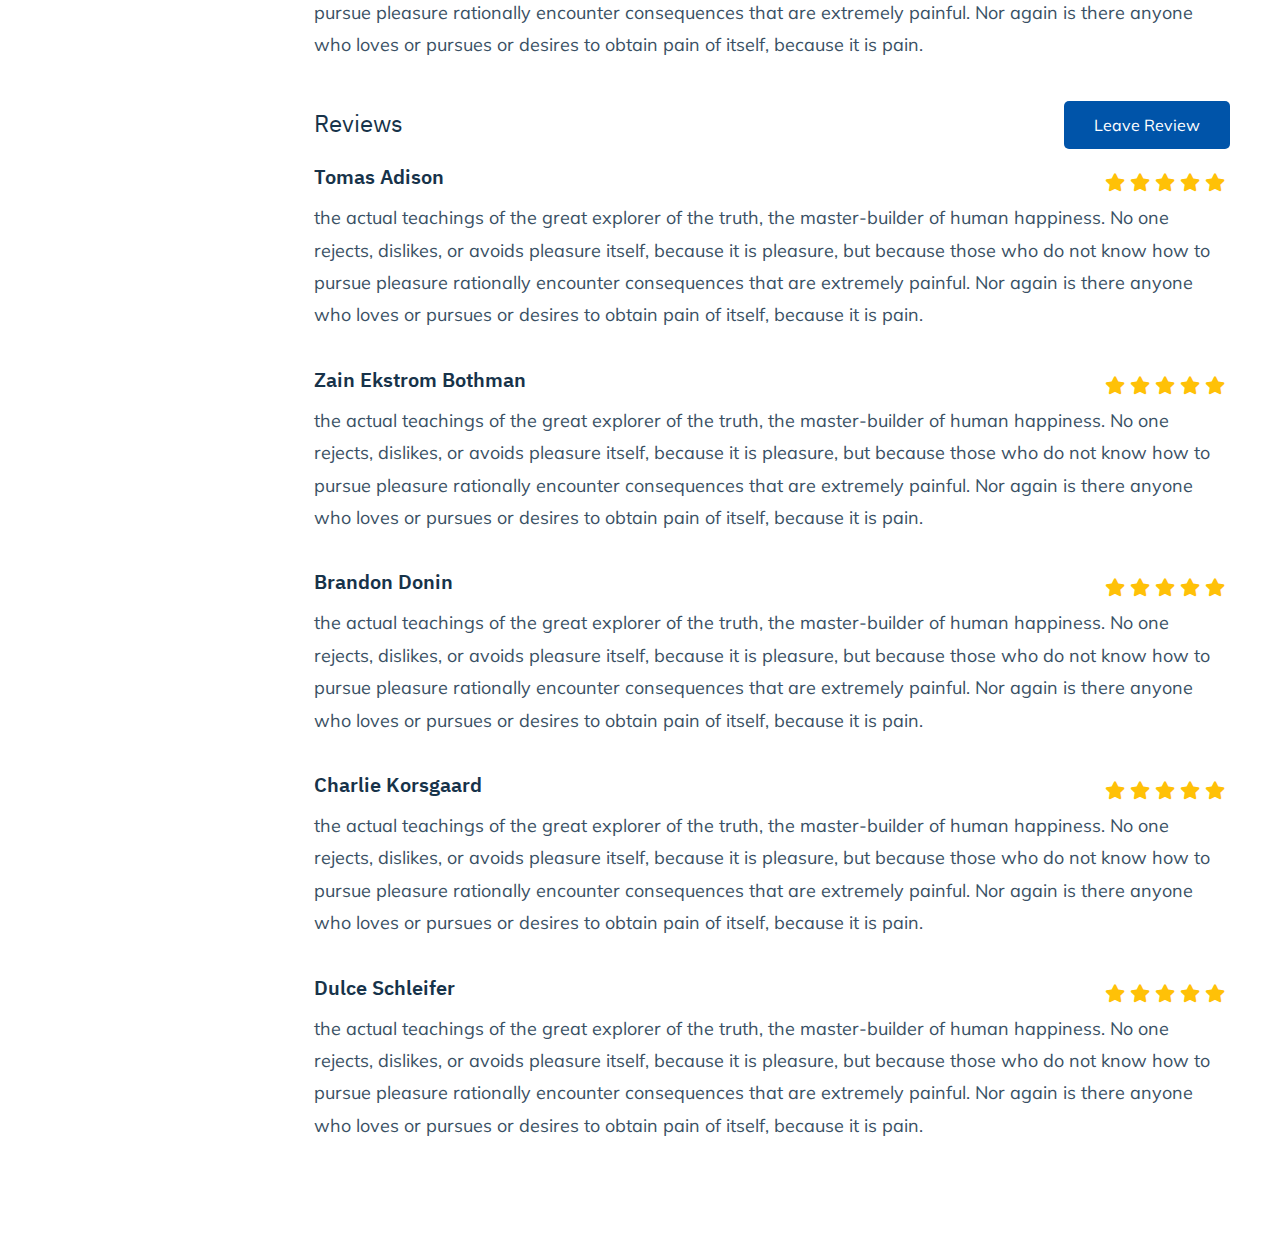
<file: dashboard-details.html>
<!DOCTYPE html>
<html lang="en">

<head>
    <!-- Required meta tags -->
    <meta charset="UTF-8">
    <meta name="viewport" content="width=device-width, initial-scale=1.0">

	<title>Mavencode</title>

    <!-- Links of CSS file -->
    <link rel="stylesheet" href="assets/css/bootstrap.min.css">
	<link rel="stylesheet" href="assets/css/fontawesome.min.css">
    <link rel="stylesheet" href="assets/css/owl.carousel.min.css">
    <link rel="stylesheet" href="assets/css/owl.theme.default.min.css">
    <link rel="stylesheet" href="assets/css/meanmenu.css">
	<link rel="stylesheet" href="assets/css/magnific-popup.css">
	<link rel="stylesheet" href="assets/css/style.css">
	<link rel="stylesheet" href="assets/css/responsive.css">
</head>

<body>
    
    <!--header section start-->
    <header class="header-area home1-header dashboard-header" id="home1-header">
        <div class="header-menu">
            <div class="sticky-menu bgcolor">
                <div class="navbar-area">
                    <!-- Menu For Mobile Device -->
                    <div class="container">
                        <div class="tab-nab">
                            <div class="mobile-nav dashboard-nav">
                                <a href="index.html" class="logo">
                                    <img src="assets/images/logo.png" alt="image">
								</a>
								<span class="profile">
									<a href="profile.html" class="nav-link menu-items small-device-menu-btn man-face"><img src="assets/images/man-face.jpg" alt="man-face"></a>
								</span>
								
							</div>
						</div>
					</div>
                    <!-- Menu For Desktop Device -->
                    <div class="main-nav dashboard-nav">
                        <div class="container-fluid">
                            <nav class="navbar navbar-expand-md navbar-light m-auto">
                                <a class="navbar-brand" href="index.html">
                                   <img src="assets/images/logo.png" alt="image">
								</a>
								<div class="collapse navbar-collapse mean-menu align-items-center" id="navbarSupportedContent">
                                    <ul class="navbar-nav nav-ul  ml-auto">
										<li class="nav-item mobile-logo">
											<a href="index.html"><img src="assets/images/logo.png"  alt="image"></a>
										</li>
										<li class="nav-item profile">
											<a href="profile.html" class="nav-link menu-items">Jhon Methius <img src="assets/images/man-face.jpg" alt="man-face"></a>
										</li>
									</ul>
								</div>
                            </nav>
                        </div>
					</div>
				</div>
			</div>
		</div>
    </header>
	<!--header section end-->	

	<div class="dashboard-hero training-hero-section">
		<div class="container-fluid">
			<div class="row">
				<div class="col-lg-3 col-md-12 col-sm-12 col-12">
					<div class="sidebar">
						<div class="sidebar__inner">
							<div class="left-bar">
								<div class="nav flex-column nav-pills me-0" id="v-pills-tab" role="tablist" aria-orientation="vertical">

									<a href="dashboard.html" class="nav-link active">Dashboard</a>

									<a href="profile.html" class="nav-link" type="button">Profile</a>

									<a href="index.html" class="nav-link sign-out" type="button">Sign Out</a>
								</div>
							</div>
						</div>
					</div>
				</div>
				<div class="col-lg-9 col-md-12 col-sm-12 col-12">
					<div class="profile-content">
						<div class="hero-content">
							<div class="hero-title-wrap">
								<h2 class="hero-title hero-title-light">R Programming: Advanced Analytics In R For Data Science</h2>
							</div>
							<h5>James Mose</h5>
							<div class="reviews">
								<span>4.3 <i class="fa-solid fa-star"></i> See all reviews</span>
							</div>
						</div>

						<div class="career-details-section dashboard-details-section">
							<div class="text-content">
					
								<div class="grp grp-3">
									<h4>Lessons</h4>
									<div class="career-lesson owl-carousel" id="career-lesson">
										<div class="video-card">
											<div class="img-vdo">
												<img src="assets/images/career/2.jpg" alt="image">
					
												<a href="https://www.youtube.com/watch?v=Yt1zhbvAjUQ" class="popup">
												<div class="icon">
													<i class="fa fa-play" aria-hidden="true"></i>
												</div>
					
												<span class="timing">11:40min</span>
											</div>
					
											<h6><a href="£">Lesson 1</a></h6>
											<p>The actual teachings of the great explorer of the truth, the master-builder of human happiness.</p>
										</div>
					
										<div class="video-card">
											<div class="img-vdo">
												<img src="assets/images/career/2.jpg" alt="image">
					
												<a href="https://www.youtube.com/watch?v=Yt1zhbvAjUQ" class="popup">
												<div class="icon">
													<i class="fa fa-play" aria-hidden="true"></i>
												</div>
					
												<span class="timing">11:40min</span>
											</div>
					
											<h6><a href="£">Lesson 1</a></h6>
											<p>The actual teachings of the great explorer of the truth, the master-builder of human happiness.</p>
										</div>
										
										<div class="video-card">
											<div class="img-vdo">
												<img src="assets/images/career/2.jpg" alt="image">
					
												<a href="https://www.youtube.com/watch?v=Yt1zhbvAjUQ" class="popup">
												<div class="icon">
													<i class="fa fa-play" aria-hidden="true"></i>
												</div>
					
												<span class="timing">11:40min</span>
											</div>
					
											<h6><a href="£">Lesson 1</a></h6>
											<p>The actual teachings of the great explorer of the truth, the master-builder of human happiness.</p>
										</div>
					
										<div class="video-card">
											<div class="img-vdo">
												<img src="assets/images/career/2.jpg" alt="image">
					
												<a href="https://www.youtube.com/watch?v=Yt1zhbvAjUQ" class="popup">
												<div class="icon">
													<i class="fa fa-play" aria-hidden="true"></i>
												</div>
					
												<span class="timing">11:40min</span>
											</div>
					
											<h6><a href="£">Lesson 1</a></h6>
											<p>The actual teachings of the great explorer of the truth, the master-builder of human happiness.</p>
										</div>
					
										<div class="video-card">
											<div class="img-vdo">
												<img src="assets/images/career/2.jpg" alt="image">
					
												<a href="https://www.youtube.com/watch?v=Yt1zhbvAjUQ" class="popup">
												<div class="icon">
													<i class="fa fa-play" aria-hidden="true"></i>
												</div>
					
												<span class="timing">11:40min</span>
											</div>
					
											<h6><a href="£">Lesson 1</a></h6>
											<p>The actual teachings of the great explorer of the truth, the master-builder of human happiness.</p>
										</div>
					
										<!-- <div class="video-card">
											<div class="img-vdo">
												<a href="https://www.youtube.com/watch?v=Yt1zhbvAjUQ" class="popup"></a>
												<img src="assets/images/career/2.jpg" alt="image">
					
												<div class="icon">
													<i class="fa-solid fa-play"></i>
												</div>
											</div>
											<h6><a href="£">Lesson 1</a></h6>
											<p>The actual teachings of the great explorer of the truth, the master-builder of human happiness.</p>
										</div> -->
									</div>
								</div>

								<div class="grp">
									<h4>Details</h4>
									<p>The actual teachings of the great explorer of the truth, the master-builder of human happiness. No one rejects, dislikes, or avoids pleasure itself, because it is pleasure, but because those who do not know how to pursue pleasure rationally encounter consequences that are extremely painful. Nor again is there anyone who loves or pursues or desires to obtain pain of itself, because it is pain. Read more</p>
								</div>
					
								<div class="grp">
									<h4>Information</h4>
									<ul>
										<li>1. Nam libero tempore, cum soluta nobis est eligendi optio </li>
										<li>2. Nam libero tempore, cum soluta nobis est eligendi optio cumque nihil impedit quo minus id quod maxime  repellendus.</li>
										<li>3. Nam libero tempore, cum soluta nobis est eligendi optio cumque nihil impedit quo minus id quod maxime  repellendus.</li>
										<li>4. Nam libero tempore, cum soluta nobis est eligendi optio cumque nihil impedit quo minus id quod maxime  repellendus.</li>
										<li>5. Nam libero tempore, cum soluta nobis est eligendi optio cumque nihil impedit quo minus id quod maxime  repellendus.</li>
									</ul>
									<p>the actual teachings of the great explorer of the truth, the master-builder of human happiness. No one rejects, dislikes, or avoids pleasure itself, because it is pleasure, but because those who do not know how to pursue pleasure rationally encounter consequences that are extremely painful. Nor again is there anyone who loves or pursues or desires to obtain pain of itself, because it is pain.</p>
								</div>
					
								<div class="grp">
									<div class="give-review">
										<h4 class="hh">Reviews</h4>
										<span><button class="cta-btn" data-bs-toggle="modal" data-bs-target="#staticBackdrop" >Leave Review</button></span>
									</div>
									<div class="per-comment">
										<div class="ratings">
											<h5>Tomas Adison</h5>
											<span>
												<i class="fa-solid fa-star"></i>
												<i class="fa-solid fa-star"></i>
												<i class="fa-solid fa-star"></i>
												<i class="fa-solid fa-star"></i>
												<i class="fa-solid fa-star"></i>
											</span>
										</div>
										<p class="p">the actual teachings of the great explorer of the truth, the master-builder of human happiness. No one rejects, dislikes, or avoids pleasure itself, because it is pleasure, but because those who do not know how to pursue pleasure rationally encounter consequences that are extremely painful. Nor again is there anyone who loves or pursues or desires to obtain pain of itself, because it is pain.</p>
									</div>
					
									<div class="per-comment">
										<div class="ratings">
											<h5>Zain Ekstrom Bothman</h5>
											<span>
												<i class="fa-solid fa-star"></i>
												<i class="fa-solid fa-star"></i>
												<i class="fa-solid fa-star"></i>
												<i class="fa-solid fa-star"></i>
												<i class="fa-solid fa-star"></i>
											</span>
										</div>
										<p class="p">the actual teachings of the great explorer of the truth, the master-builder of human happiness. No one rejects, dislikes, or avoids pleasure itself, because it is pleasure, but because those who do not know how to pursue pleasure rationally encounter consequences that are extremely painful. Nor again is there anyone who loves or pursues or desires to obtain pain of itself, because it is pain.</p>
									</div>
					
									<div class="per-comment">
										<div class="ratings">
											<h5>Brandon Donin</h5>
											<span>
												<i class="fa-solid fa-star"></i>
												<i class="fa-solid fa-star"></i>
												<i class="fa-solid fa-star"></i>
												<i class="fa-solid fa-star"></i>
												<i class="fa-solid fa-star"></i>
											</span>
										</div>
					
										<p class="p">the actual teachings of the great explorer of the truth, the master-builder of human happiness. No one rejects, dislikes, or avoids pleasure itself, because it is pleasure, but because those who do not know how to pursue pleasure rationally encounter consequences that are extremely painful. Nor again is there anyone who loves or pursues or desires to obtain pain of itself, because it is pain.</p>
									</div>
					
									<div class="per-comment">
										<div class="ratings">
											<h5>Charlie Korsgaard</h5>
											<span>
												<i class="fa-solid fa-star"></i>
												<i class="fa-solid fa-star"></i>
												<i class="fa-solid fa-star"></i>
												<i class="fa-solid fa-star"></i>
												<i class="fa-solid fa-star"></i>
											</span>
										</div>
										<p class="p">the actual teachings of the great explorer of the truth, the master-builder of human happiness. No one rejects, dislikes, or avoids pleasure itself, because it is pleasure, but because those who do not know how to pursue pleasure rationally encounter consequences that are extremely painful. Nor again is there anyone who loves or pursues or desires to obtain pain of itself, because it is pain.</p>
									</div>
					
									<div class="per-comment">
										<div class="ratings">
											<h5>Dulce Schleifer</h5>
											<span>
												<i class="fa-solid fa-star"></i>
												<i class="fa-solid fa-star"></i>
												<i class="fa-solid fa-star"></i>
												<i class="fa-solid fa-star"></i>
												<i class="fa-solid fa-star"></i>
											</span>
										</div>
										<p> the actual teachings of the great explorer of the truth, the master-builder of human happiness. No one rejects, dislikes, or avoids pleasure itself, because it is pleasure, but because those who do not know how to pursue pleasure rationally encounter consequences that are extremely painful. Nor again is there anyone who loves or pursues or desires to obtain pain of itself, because it is pain.</p>
									</div>
									
								</div>
							</div>
						</div>
					</div>
				</div>
			</div>
		</div>
	</div>

	<div class="modal fade review-modal" id="staticBackdrop" data-bs-backdrop="static" data-bs-keyboard="false" tabindex="-1" aria-labelledby="staticBackdropLabel" aria-hidden="true">
		<div class="modal-dialog modal-dialog-centered">
		  <div class="modal-content">
			<div class="modal-header">
			  <h4>Leave your Review</h4>
			  <button type="button" class="btn-close" data-bs-dismiss="modal" aria-label="Close"></button>
			</div>
			<div class="modal-body">
			  	<div class="rating">
	                <input type="radio" name="rating" value="5" id="5"><label for="5"><i class="fa-regular fa-star"></i></label> <input type="radio" name="rating" value="4" id="4"><label for="4"><i class="fa-regular fa-star"></i></label> <input type="radio" name="rating" value="3" id="3"><label for="3"><i class="fa-regular fa-star"></i></label> <input type="radio" name="rating" value="2" id="2"><label for="2"><i class="fa-regular fa-star"></i></label> <input type="radio" name="rating" value="1" id="1"><label for="1"><i class="fa-regular fa-star"></i></label>
	            </div>

			  <div class="comment">
				<div class="form-floating">
					<textarea class="form-control" placeholder="Leave a comment here" id="floatingTextarea2" style="height: 100px"></textarea>
					<label for="floatingTextarea2">Comments</label>
				</div>
			  </div>
			</div>
			<div class="modal-footer">
			  <button type="button" class="cta-btn">Send</button>
			</div>
		  </div>
		</div>
	</div>


    <!-- <div class="gotopbtn"><i class="fas fa-hand-point-up"></i></div> -->

	<!-- Links of JS file -->
	<script src="assets/js/jquery.min.js"></script>
	<script src="assets/js/bootstrap.bundle.min.js"></script>
	<script src="assets/js/appear.min.js"></script>
	<script src="assets/js/owl.carousel.min.js"></script>
	<script src="assets/js/jquery.magnific-popup.min.js"></script>
	<script src="assets/js/mean-menu.js"></script>
	<script src="assets/js/main.js"></script>
</body>

</html>
</file>
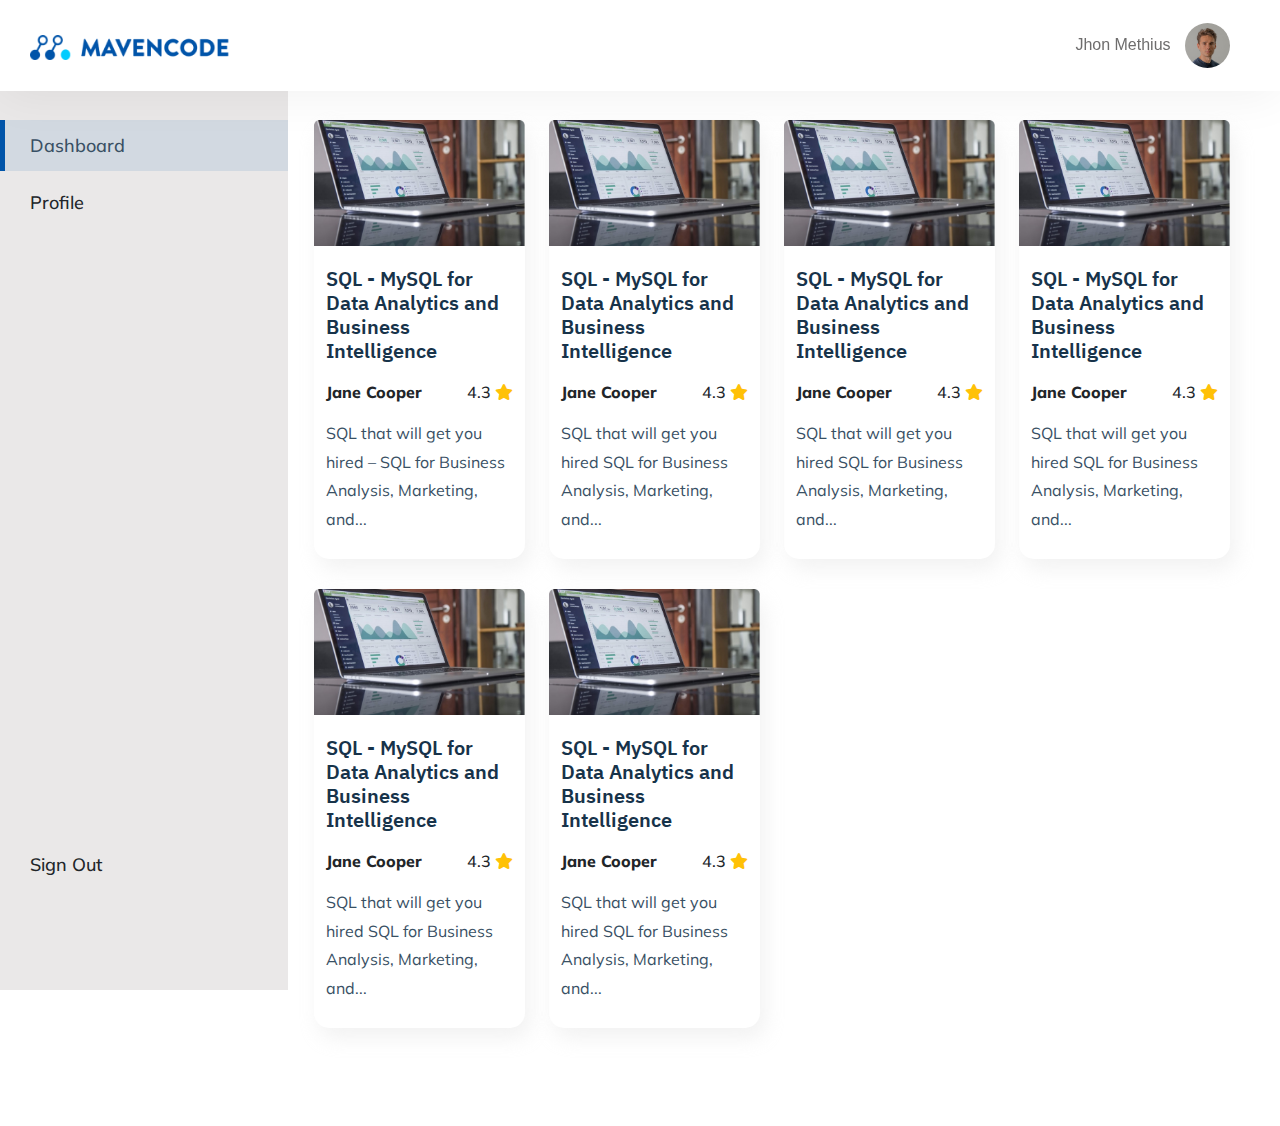
<file: dashboard.html>
<!DOCTYPE html>
<html lang="en">

<head>
    <!-- Required meta tags -->
    <meta charset="UTF-8">
    <meta name="viewport" content="width=device-width, initial-scale=1.0">

	<title>Mavencode</title>

    <!-- Links of CSS file -->
    <link rel="stylesheet" href="assets/css/bootstrap.min.css">
	<link rel="stylesheet" href="assets/css/fontawesome.min.css">
    <link rel="stylesheet" href="assets/css/owl.carousel.min.css">
    <link rel="stylesheet" href="assets/css/owl.theme.default.min.css">
    <link rel="stylesheet" href="assets/css/meanmenu.css">
	<link rel="stylesheet" href="assets/css/magnific-popup.css">
	<link rel="stylesheet" href="assets/css/style.css">
	<link rel="stylesheet" href="assets/css/responsive.css">
</head>

<body>
    <!--header section start-->
    <header class="header-area home1-header dashboard-header" id="home1-header">
        <div class="header-menu">
            <div class="sticky-menu bgcolor">
                <div class="navbar-area">
                    <!-- Menu For Mobile Device -->
                    <div class="container">
                        <div class="tab-nab">
                            <div class="mobile-nav dashboard-nav">
                                <a href="index.html" class="logo">
                                    <img src="assets/images/logo.png" alt="image">
								</a>
								<span class="profile">
									<a href="profile.html" class="nav-link menu-items small-device-menu-btn man-face"><img src="assets/images/man-face.jpg" alt="man-face"></a>
								</span>
								
							</div>
						</div>
					</div>
                    <!-- Menu For Desktop Device -->
                    <div class="main-nav dashboard-nav">
                        <div class="container-fluid">
                            <nav class="navbar navbar-expand-md navbar-light m-auto">
                                <a class="navbar-brand" href="index.html">
                                   <img src="assets/images/logo.png" alt="image">
								</a>
								<div class="collapse navbar-collapse mean-menu align-items-center" id="navbarSupportedContent">
                                    <ul class="navbar-nav nav-ul  ml-auto">
										<li class="nav-item mobile-logo">
											<a href="index.html"><img src="assets/images/logo.png"  alt="image"></a>
										</li>
										<li class="nav-item profile">
											<a href="profile.html" class="nav-link menu-items">Jhon Methius <img src="assets/images/man-face.jpg" alt="man-face"></a>
										</li>
									</ul>
								</div>
                            </nav>
                        </div>
					</div>
				</div>
			</div>
		</div>
    </header>
	<!--header section end-->		

	<div class="dashboard-hero training-hero-section">
		<div class="container-fluid">
			<div class="row">
				<div class="col-lg-3 col-md-12 col-sm-12 col-12">
					<div class="sidebar">
						<div class="sidebar__inner">
							<div class="left-bar">
								<div class="nav flex-column nav-pills me-0" id="v-pills-tab" role="tablist" aria-orientation="vertical">
									<a href="dashboard.html" class="nav-link active">Dashboard</a>

									<a href="profile.html" class="nav-link" type="button">Profile</a>

									<a href="index.html" class="nav-link sign-out" type="button">Sign Out</a>
								</div>
							</div>
						</div>
					</div>
				</div>
				<div class="col-lg-9 col-md-12 col-sm-12 col-12">
					<div class="tab-pane fade show active" id="v-pills-home" role="tabpanel" aria-labelledby="v-pills-home-tab">
						<div class="all-cards">
							<div class="row">
								<div class="col-lg-3 col-md-4 col-sm-6 col-12">
									<div class="single-card">
										<img src="assets/images/training/1.jpg" alt="img">
										<div class="text-content">
											<h5><a href="dashboard-details.html">SQL - MySQL for Data Analytics and Business Intelligence</a></h5>
			
											<div class="review">
												<span class="name">Jane Cooper</span>
												<span>4.3 <i class="fa-solid fa-star"></i></span>
											</div>
											<p>SQL that will get you hired – SQL for Business Analysis, Marketing, and...</p>
										</div>
									</div>
								</div>

								<div class="col-lg-3 col-md-4 col-sm-6 col-12">
									<div class="single-card">
										<img src="assets/images/training/1.jpg" alt="img">
										<div class="text-content">
											<h5><a href="dashboard-details.html">SQL - MySQL for Data Analytics and Business Intelligence</a></h5>
			
											<div class="review">
												<span class="name">Jane Cooper</span>
												<span>4.3 <i class="fa-solid fa-star"></i></span>
											</div>
											<p>SQL that will get you hired  SQL for Business Analysis, Marketing, and...</p>
										</div>
									</div>
								</div>
								<div class="col-lg-3 col-md-4 col-sm-6 col-12">
									<div class="single-card">
										<img src="assets/images/training/1.jpg" alt="img">
										<div class="text-content">
											<h5><a href="dashboard-details.html">SQL - MySQL for Data Analytics and Business Intelligence</a></h5>
			
											<div class="review">
												<span class="name">Jane Cooper</span>
												<span>4.3 <i class="fa-solid fa-star"></i></span>
											</div>
											<p>SQL that will get you hired  SQL for Business Analysis, Marketing, and...</p>
										</div>
									</div>
								</div>
								<div class="col-lg-3 col-md-4 col-sm-6 col-12">
									<div class="single-card">
										<img src="assets/images/training/1.jpg" alt="img">
										<div class="text-content">
											<h5><a href="dashboard-details.html">SQL - MySQL for Data Analytics and Business Intelligence</a></h5>
			
											<div class="review">
												<span class="name">Jane Cooper</span>
												<span>4.3 <i class="fa-solid fa-star"></i></span>
											</div>
											<p>SQL that will get you hired  SQL for Business Analysis, Marketing, and...</p>
										</div>
									</div>
								</div>
								<div class="col-lg-3 col-md-4 col-sm-6 col-12">
									<div class="single-card">
										<img src="assets/images/training/1.jpg" alt="img">
										<div class="text-content">
											<h5><a href="dashboard-details.html">SQL - MySQL for Data Analytics and Business Intelligence</a></h5>
			
											<div class="review">
												<span class="name">Jane Cooper</span>
												<span>4.3 <i class="fa-solid fa-star"></i></span>
											</div>
											<p>SQL that will get you hired  SQL for Business Analysis, Marketing, and...</p>
										</div>
									</div>
								</div>
								<div class="col-lg-3 col-md-4 col-sm-6 col-12">
									<div class="single-card">
										<img src="assets/images/training/1.jpg" alt="img">
										<div class="text-content">
											<h5><a href="dashboard-details.html">SQL - MySQL for Data Analytics and Business Intelligence</a></h5>
			
											<div class="review">
												<span class="name">Jane Cooper</span>
												<span>4.3 <i class="fa-solid fa-star"></i></span>
											</div>
											<p>SQL that will get you hired  SQL for Business Analysis, Marketing, and...</p>
										</div>
									</div>
								</div>

							</div>
						</div>
					</div>
					<div class="tab-pane fade" id="v-pills-profile" role="tabpanel" aria-labelledby="v-pills-profile-tab">
						<div class="profile-content">
							<div class="hero-content">
								<h2>R Programming: Advanced Analytics In R For Data Science</h2>
								<h5>James Mose</h5>
								<div class="reviews">
									<span>4.3 <i class="fa-solid fa-star"></i> See all reviews</span>
								</div>
							</div>

							<div class="career-details-section dashboard-details-section">
								<div class="text-content">
			
									<div class="grp grp-3">
										<h4>Lessons</h4>
										<div class="career-lesson owl-carousel" id="career-lesson">
											<div class="video-card">
												<div class="img-vdo">
													<img src="assets/images/career/2.jpg" alt="image">
			
													<a href="https://www.youtube.com/watch?v=Yt1zhbvAjUQ" class="popup">
													<div class="icon">
														<i class="fa fa-play" aria-hidden="true"></i>
													</div>
			
													<span class="timing">11:40min</span>
												</div>
				
												<h6><a href="£">Lesson 1</a></h6>
												<p>The actual teachings of the great explorer of the truth, the master-builder of human happiness.</p>
											</div>
			
											<div class="video-card">
												<div class="img-vdo">
													<img src="assets/images/career/2.jpg" alt="image">
			
													<a href="https://www.youtube.com/watch?v=Yt1zhbvAjUQ" class="popup">
													<div class="icon">
														<i class="fa fa-play" aria-hidden="true"></i>
													</div>
			
													<span class="timing">11:40min</span>
												</div>
				
												<h6><a href="£">Lesson 1</a></h6>
												<p>The actual teachings of the great explorer of the truth, the master-builder of human happiness.</p>
											</div>
											
											<div class="video-card">
												<div class="img-vdo">
													<img src="assets/images/career/2.jpg" alt="image">
			
													<a href="https://www.youtube.com/watch?v=Yt1zhbvAjUQ" class="popup">
													<div class="icon">
														<i class="fa fa-play" aria-hidden="true"></i>
													</div>
			
													<span class="timing">11:40min</span>
												</div>
				
												<h6><a href="£">Lesson 1</a></h6>
												<p>The actual teachings of the great explorer of the truth, the master-builder of human happiness.</p>
											</div>
			
											<div class="video-card">
												<div class="img-vdo">
													<img src="assets/images/career/2.jpg" alt="image">
			
													<a href="https://www.youtube.com/watch?v=Yt1zhbvAjUQ" class="popup">
													<div class="icon">
														<i class="fa fa-play" aria-hidden="true"></i>
													</div>
			
													<span class="timing">11:40min</span>
												</div>
				
												<h6><a href="£">Lesson 1</a></h6>
												<p>The actual teachings of the great explorer of the truth, the master-builder of human happiness.</p>
											</div>
			
											<div class="video-card">
												<div class="img-vdo">
													<img src="assets/images/career/2.jpg" alt="image">
			
													<a href="https://www.youtube.com/watch?v=Yt1zhbvAjUQ" class="popup">
													<div class="icon">
														<i class="fa fa-play" aria-hidden="true"></i>
													</div>
			
													<span class="timing">11:40min</span>
												</div>
				
												<h6><a href="£">Lesson 1</a></h6>
												<p>The actual teachings of the great explorer of the truth, the master-builder of human happiness.</p>
											</div>
			
											<!-- <div class="video-card">
												<div class="img-vdo">
													<a href="https://www.youtube.com/watch?v=Yt1zhbvAjUQ" class="popup"></a>
													<img src="assets/images/career/2.jpg" alt="image">
			
													<div class="icon">
														<i class="fa-solid fa-play"></i>
													</div>
												</div>
												<h6><a href="£">Lesson 1</a></h6>
												<p>The actual teachings of the great explorer of the truth, the master-builder of human happiness.</p>
											</div> -->
										</div>
									</div>

									<div class="grp">
										<h4>Details</h4>
										<p>The actual teachings of the great explorer of the truth, the master-builder of human happiness. No one rejects, dislikes, or avoids pleasure itself, because it is pleasure, but because those who do not know how to pursue pleasure rationally encounter consequences that are extremely painful. Nor again is there anyone who loves or pursues or desires to obtain pain of itself, because it is pain. Read more</p>
									</div>
			
									<div class="grp">
										<h4>Information</h4>
										<ul>
											<li>1. Nam libero tempore, cum soluta nobis est eligendi optio </li>
											<li>2. Nam libero tempore, cum soluta nobis est eligendi optio cumque nihil impedit quo minus id quod maxime  repellendus.</li>
											<li>3. Nam libero tempore, cum soluta nobis est eligendi optio cumque nihil impedit quo minus id quod maxime  repellendus.</li>
											<li>4. Nam libero tempore, cum soluta nobis est eligendi optio cumque nihil impedit quo minus id quod maxime  repellendus.</li>
											<li>5. Nam libero tempore, cum soluta nobis est eligendi optio cumque nihil impedit quo minus id quod maxime  repellendus.</li>
										</ul>
										<p>the actual teachings of the great explorer of the truth, the master-builder of human happiness. No one rejects, dislikes, or avoids pleasure itself, because it is pleasure, but because those who do not know how to pursue pleasure rationally encounter consequences that are extremely painful. Nor again is there anyone who loves or pursues or desires to obtain pain of itself, because it is pain.</p>
									</div>
			
									<div class="grp">
										<div class="give-review">
											<h4 class="hh">Reviews</h4>
											<span><button class="cta-btn" data-bs-toggle="modal" data-bs-target="#staticBackdrop" >Leave Review</button></span>
										</div>
										<div class="per-comment">
											<div class="ratings">
												<h5>Tomas Adison</h5>
												<span>
													<i class="fa-solid fa-star"></i>
													<i class="fa-solid fa-star"></i>
													<i class="fa-solid fa-star"></i>
													<i class="fa-solid fa-star"></i>
													<i class="fa-solid fa-star"></i>
												</span>
											</div>
											<p class="p">the actual teachings of the great explorer of the truth, the master-builder of human happiness. No one rejects, dislikes, or avoids pleasure itself, because it is pleasure, but because those who do not know how to pursue pleasure rationally encounter consequences that are extremely painful. Nor again is there anyone who loves or pursues or desires to obtain pain of itself, because it is pain.</p>
										</div>
			
										<div class="per-comment">
											<div class="ratings">
												<h5>Zain Ekstrom Bothman</h5>
												<span>
													<i class="fa-solid fa-star"></i>
													<i class="fa-solid fa-star"></i>
													<i class="fa-solid fa-star"></i>
													<i class="fa-solid fa-star"></i>
													<i class="fa-solid fa-star"></i>
												</span>
											</div>
											<p class="p">the actual teachings of the great explorer of the truth, the master-builder of human happiness. No one rejects, dislikes, or avoids pleasure itself, because it is pleasure, but because those who do not know how to pursue pleasure rationally encounter consequences that are extremely painful. Nor again is there anyone who loves or pursues or desires to obtain pain of itself, because it is pain.</p>
										</div>
			
										<div class="per-comment">
											<div class="ratings">
												<h5>Brandon Donin</h5>
												<span>
													<i class="fa-solid fa-star"></i>
													<i class="fa-solid fa-star"></i>
													<i class="fa-solid fa-star"></i>
													<i class="fa-solid fa-star"></i>
													<i class="fa-solid fa-star"></i>
												</span>
											</div>
			
											<p class="p">the actual teachings of the great explorer of the truth, the master-builder of human happiness. No one rejects, dislikes, or avoids pleasure itself, because it is pleasure, but because those who do not know how to pursue pleasure rationally encounter consequences that are extremely painful. Nor again is there anyone who loves or pursues or desires to obtain pain of itself, because it is pain.</p>
										</div>
			
										<div class="per-comment">
											<div class="ratings">
												<h5>Charlie Korsgaard</h5>
												<span>
													<i class="fa-solid fa-star"></i>
													<i class="fa-solid fa-star"></i>
													<i class="fa-solid fa-star"></i>
													<i class="fa-solid fa-star"></i>
													<i class="fa-solid fa-star"></i>
												</span>
											</div>
											<p class="p">the actual teachings of the great explorer of the truth, the master-builder of human happiness. No one rejects, dislikes, or avoids pleasure itself, because it is pleasure, but because those who do not know how to pursue pleasure rationally encounter consequences that are extremely painful. Nor again is there anyone who loves or pursues or desires to obtain pain of itself, because it is pain.</p>
										</div>
			
										<div class="per-comment">
											<div class="ratings">
												<h5>Dulce Schleifer</h5>
												<span>
													<i class="fa-solid fa-star"></i>
													<i class="fa-solid fa-star"></i>
													<i class="fa-solid fa-star"></i>
													<i class="fa-solid fa-star"></i>
													<i class="fa-solid fa-star"></i>
												</span>
											</div>
											<p> the actual teachings of the great explorer of the truth, the master-builder of human happiness. No one rejects, dislikes, or avoids pleasure itself, because it is pleasure, but because those who do not know how to pursue pleasure rationally encounter consequences that are extremely painful. Nor again is there anyone who loves or pursues or desires to obtain pain of itself, because it is pain.</p>
										</div>
										
									</div>
								</div>
							</div>
						</div>
					</div>
				</div>
			</div>
		</div>
	</div>

	<div class="modal fade review-modal" id="staticBackdrop" data-bs-backdrop="static" data-bs-keyboard="false" tabindex="-1" aria-labelledby="staticBackdropLabel" aria-hidden="true">
		<div class="modal-dialog modal-dialog-centered">
		  <div class="modal-content">
			<div class="modal-header">
			  <h4>Leave your Review</h4>
			  <button type="button" class="btn-close" data-bs-dismiss="modal" aria-label="Close"></button>
			</div>
			<div class="modal-body">
			  <span>
				<i class="fa-solid fa-star"></i>
				<i class="fa-solid fa-star"></i>
				<i class="fa-solid fa-star"></i>
				<i class="fa-solid fa-star"></i>
				<i class="fa-solid fa-star"></i>
			  </span>

			  <div class="comment">
				<div class="form-floating">
					<textarea class="form-control" placeholder="Leave a comment here" id="floatingTextarea2" style="height: 100px"></textarea>
					<label for="floatingTextarea2">Comments</label>
				</div>
			  </div>
			</div>
			<div class="modal-footer">
			  <button type="button" class="cta-btn">Send</button>
			</div>
		  </div>
		</div>
	</div>


    <!-- <div class="gotopbtn"><i class="fas fa-hand-point-up"></i></div> -->

	<!-- Links of JS file -->
	<script src="assets/js/jquery.min.js"></script>
	<script src="assets/js/bootstrap.bundle.min.js"></script>
	<script src="assets/js/appear.min.js"></script>
	<script src="assets/js/owl.carousel.min.js"></script>
	<script src="assets/js/jquery.magnific-popup.min.js"></script>
	<script src="assets/js/mean-menu.js"></script>
	<script src="assets/js/main.js"></script>
</body>

</html>
</file>
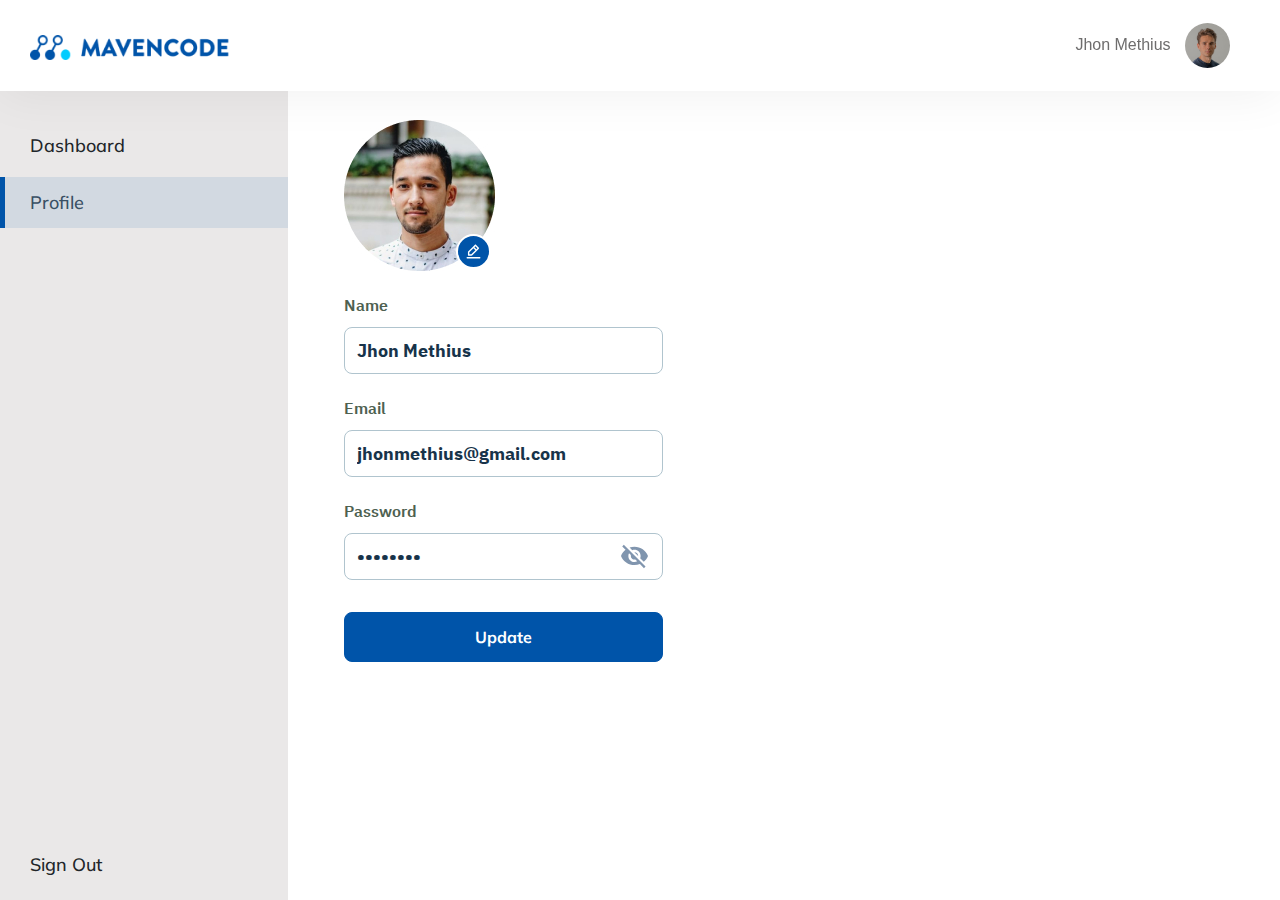
<file: profile.html>
<!DOCTYPE html>
<html lang="en">

<head>
    <!-- Required meta tags -->
    <meta charset="UTF-8">
    <meta name="viewport" content="width=device-width, initial-scale=1.0">

	<title>Mavencode</title>

    <!-- Links of CSS file -->
    <link rel="stylesheet" href="assets/css/bootstrap.min.css">
	<link rel="stylesheet" href="assets/css/fontawesome.min.css">
    <link rel="stylesheet" href="assets/css/owl.carousel.min.css">
    <link rel="stylesheet" href="assets/css/owl.theme.default.min.css">
    <link rel="stylesheet" href="assets/css/meanmenu.css">
	<link rel="stylesheet" href="assets/css/magnific-popup.css">
	<link rel="stylesheet" href="assets/css/style.css">
	<link rel="stylesheet" href="assets/css/responsive.css">
</head>

<body>
    <!--header section start-->
    <header class="header-area home1-header dashboard-header" id="home1-header">
        <div class="header-menu">
            <div class="sticky-menu bgcolor">
                <div class="navbar-area">
                    <!-- Menu For Mobile Device -->
                    <div class="container">
                        <div class="tab-nab">
                            <div class="mobile-nav dashboard-nav">
                                <a href="index.html" class="logo">
                                    <img src="assets/images/logo.png" alt="image">
								</a>
								<span class="profile">
									<a href="profile.html" class="nav-link menu-items small-device-menu-btn man-face"><img src="assets/images/man-face.jpg" alt="man-face"></a>
								</span>
								
							</div>
						</div>
					</div>
                    <!-- Menu For Desktop Device -->
                    <div class="main-nav dashboard-nav">
                        <div class="container-fluid">
                            <nav class="navbar navbar-expand-md navbar-light m-auto">
                                <a class="navbar-brand" href="index.html">
                                   <img src="assets/images/logo.png" alt="image">
								</a>
								<div class="collapse navbar-collapse mean-menu align-items-center" id="navbarSupportedContent">
                                    <ul class="navbar-nav nav-ul  ml-auto">
										<li class="nav-item mobile-logo">
											<a href="index.html"><img src="assets/images/logo.png"  alt="image"></a>
										</li>
										<li class="nav-item profile">
											<a href="profile.html" class="nav-link menu-items">Jhon Methius <img src="assets/images/man-face.jpg" alt="man-face"></a>
										</li>
									</ul>
								</div>
                            </nav>
                        </div>
					</div>
				</div>
			</div>
		</div>
    </header>
	<!--header section end-->		

	<div class="dashboard-hero training-hero-section">
		<div class="container-fluid">
			<div class="row">
				<div class="col-lg-3 col-md-12 col-sm-12 col-12">
					<div class="sidebar">
						<div class="sidebar__inner">
							<div class="left-bar">
								<div class="nav flex-column nav-pills me-0" id="v-pills-tab" role="tablist" aria-orientation="vertical">
									<a href="dashboard.html" class="nav-link">Dashboard</a>

									<a href="profile.html" class="nav-link active" type="button">Profile</a>

									<a href="index.html" class="nav-link sign-out" type="button">Sign Out</a>
								</div>
							</div>
						</div>
					</div>
				</div>
				<div class="col-lg-9 col-md-12 col-sm-12 col-12">
					<div class="tab-pane fade show active" id="v-pills-home" role="tabpanel" aria-labelledby="v-pills-home-tab">
						<div class="page-content-inner">
							<form class="profile-form">

								<div class="form-group form-field-author">

									<div class="author-img-wrap">
										<img src="assets/images/profile/profile.jpg" alt="Johnny Price">

										<div class="author-img-upload">
											<label for="user_img"><img src="assets/images/create.svg"></label>
											<input type="file" name="user_img" required="" id="user_img">
										</div>
									</div>												
								</div>

								<div class="form-group">
								    <label for="f_name">Name</label>
								    <input type="text" name="f_name" required="" id="f_name" value="Jhon Methius">
								</div>

								<div class="form-group">
							        <label for="email">Email</label>
							        <input name="email" required="" id="email" type="email" value="jhonmethius@gmail.com">
							    </div>

							    <div class="form-group">
							        <label for="password">Password</label>
							        <input name="password" required="" id="password" type="password" value="asdf123!">
							       	<div class="password-visible password-hide"></div>
							    </div>

							    <div class="form-group d-grid">
							        <button class="btn btn-primary btn-lg" type="submit">Update
							        </button>
							    </div>
							</form>	
						</div>
					</div>
					<div class="tab-pane fade" id="v-pills-profile" role="tabpanel" aria-labelledby="v-pills-profile-tab">
						<div class="profile-content">
							<div class="hero-content">
								<h2>R Programming: Advanced Analytics In R For Data Science</h2>
								<h5>James Mose</h5>
								<div class="reviews">
									<span>4.3 <i class="fa-solid fa-star"></i> See all reviews</span>
								</div>
							</div>

							<div class="career-details-section dashboard-details-section">
								<div class="text-content">
			
									<div class="grp grp-3">
										<h4>Lessons</h4>
										<div class="career-lesson owl-carousel" id="career-lesson">
											<div class="video-card">
												<div class="img-vdo">
													<img src="assets/images/career/2.jpg" alt="image">
			
													<a href="https://www.youtube.com/watch?v=Yt1zhbvAjUQ" class="popup">
													<div class="icon">
														<i class="fa fa-play" aria-hidden="true"></i>
													</div>
			
													<span class="timing">11:40min</span>
												</div>
				
												<h6><a href="£">Lesson 1</a></h6>
												<p>The actual teachings of the great explorer of the truth, the master-builder of human happiness.</p>
											</div>
			
											<div class="video-card">
												<div class="img-vdo">
													<img src="assets/images/career/2.jpg" alt="image">
			
													<a href="https://www.youtube.com/watch?v=Yt1zhbvAjUQ" class="popup">
													<div class="icon">
														<i class="fa fa-play" aria-hidden="true"></i>
													</div>
			
													<span class="timing">11:40min</span>
												</div>
				
												<h6><a href="£">Lesson 1</a></h6>
												<p>The actual teachings of the great explorer of the truth, the master-builder of human happiness.</p>
											</div>
											
											<div class="video-card">
												<div class="img-vdo">
													<img src="assets/images/career/2.jpg" alt="image">
			
													<a href="https://www.youtube.com/watch?v=Yt1zhbvAjUQ" class="popup">
													<div class="icon">
														<i class="fa fa-play" aria-hidden="true"></i>
													</div>
			
													<span class="timing">11:40min</span>
												</div>
				
												<h6><a href="£">Lesson 1</a></h6>
												<p>The actual teachings of the great explorer of the truth, the master-builder of human happiness.</p>
											</div>
			
											<div class="video-card">
												<div class="img-vdo">
													<img src="assets/images/career/2.jpg" alt="image">
			
													<a href="https://www.youtube.com/watch?v=Yt1zhbvAjUQ" class="popup">
													<div class="icon">
														<i class="fa fa-play" aria-hidden="true"></i>
													</div>
			
													<span class="timing">11:40min</span>
												</div>
				
												<h6><a href="£">Lesson 1</a></h6>
												<p>The actual teachings of the great explorer of the truth, the master-builder of human happiness.</p>
											</div>
			
											<div class="video-card">
												<div class="img-vdo">
													<img src="assets/images/career/2.jpg" alt="image">
			
													<a href="https://www.youtube.com/watch?v=Yt1zhbvAjUQ" class="popup">
													<div class="icon">
														<i class="fa fa-play" aria-hidden="true"></i>
													</div>
			
													<span class="timing">11:40min</span>
												</div>
				
												<h6><a href="£">Lesson 1</a></h6>
												<p>The actual teachings of the great explorer of the truth, the master-builder of human happiness.</p>
											</div>
			
											<!-- <div class="video-card">
												<div class="img-vdo">
													<a href="https://www.youtube.com/watch?v=Yt1zhbvAjUQ" class="popup"></a>
													<img src="assets/images/career/2.jpg" alt="image">
			
													<div class="icon">
														<i class="fa-solid fa-play"></i>
													</div>
												</div>
												<h6><a href="£">Lesson 1</a></h6>
												<p>The actual teachings of the great explorer of the truth, the master-builder of human happiness.</p>
											</div> -->
										</div>
									</div>

									<div class="grp">
										<h4>Details</h4>
										<p>The actual teachings of the great explorer of the truth, the master-builder of human happiness. No one rejects, dislikes, or avoids pleasure itself, because it is pleasure, but because those who do not know how to pursue pleasure rationally encounter consequences that are extremely painful. Nor again is there anyone who loves or pursues or desires to obtain pain of itself, because it is pain. Read more</p>
									</div>
			
									<div class="grp">
										<h4>Information</h4>
										<ul>
											<li>1. Nam libero tempore, cum soluta nobis est eligendi optio </li>
											<li>2. Nam libero tempore, cum soluta nobis est eligendi optio cumque nihil impedit quo minus id quod maxime  repellendus.</li>
											<li>3. Nam libero tempore, cum soluta nobis est eligendi optio cumque nihil impedit quo minus id quod maxime  repellendus.</li>
											<li>4. Nam libero tempore, cum soluta nobis est eligendi optio cumque nihil impedit quo minus id quod maxime  repellendus.</li>
											<li>5. Nam libero tempore, cum soluta nobis est eligendi optio cumque nihil impedit quo minus id quod maxime  repellendus.</li>
										</ul>
										<p>the actual teachings of the great explorer of the truth, the master-builder of human happiness. No one rejects, dislikes, or avoids pleasure itself, because it is pleasure, but because those who do not know how to pursue pleasure rationally encounter consequences that are extremely painful. Nor again is there anyone who loves or pursues or desires to obtain pain of itself, because it is pain.</p>
									</div>
			
									<div class="grp">
										<div class="give-review">
											<h4 class="hh">Reviews</h4>
											<span><button class="cta-btn" data-bs-toggle="modal" data-bs-target="#staticBackdrop" >Leave Review</button></span>
										</div>
										<div class="per-comment">
											<div class="ratings">
												<h5>Tomas Adison</h5>
												<span>
													<i class="fa-solid fa-star"></i>
													<i class="fa-solid fa-star"></i>
													<i class="fa-solid fa-star"></i>
													<i class="fa-solid fa-star"></i>
													<i class="fa-solid fa-star"></i>
												</span>
											</div>
											<p class="p">the actual teachings of the great explorer of the truth, the master-builder of human happiness. No one rejects, dislikes, or avoids pleasure itself, because it is pleasure, but because those who do not know how to pursue pleasure rationally encounter consequences that are extremely painful. Nor again is there anyone who loves or pursues or desires to obtain pain of itself, because it is pain.</p>
										</div>
			
										<div class="per-comment">
											<div class="ratings">
												<h5>Zain Ekstrom Bothman</h5>
												<span>
													<i class="fa-solid fa-star"></i>
													<i class="fa-solid fa-star"></i>
													<i class="fa-solid fa-star"></i>
													<i class="fa-solid fa-star"></i>
													<i class="fa-solid fa-star"></i>
												</span>
											</div>
											<p class="p">the actual teachings of the great explorer of the truth, the master-builder of human happiness. No one rejects, dislikes, or avoids pleasure itself, because it is pleasure, but because those who do not know how to pursue pleasure rationally encounter consequences that are extremely painful. Nor again is there anyone who loves or pursues or desires to obtain pain of itself, because it is pain.</p>
										</div>
			
										<div class="per-comment">
											<div class="ratings">
												<h5>Brandon Donin</h5>
												<span>
													<i class="fa-solid fa-star"></i>
													<i class="fa-solid fa-star"></i>
													<i class="fa-solid fa-star"></i>
													<i class="fa-solid fa-star"></i>
													<i class="fa-solid fa-star"></i>
												</span>
											</div>
			
											<p class="p">the actual teachings of the great explorer of the truth, the master-builder of human happiness. No one rejects, dislikes, or avoids pleasure itself, because it is pleasure, but because those who do not know how to pursue pleasure rationally encounter consequences that are extremely painful. Nor again is there anyone who loves or pursues or desires to obtain pain of itself, because it is pain.</p>
										</div>
			
										<div class="per-comment">
											<div class="ratings">
												<h5>Charlie Korsgaard</h5>
												<span>
													<i class="fa-solid fa-star"></i>
													<i class="fa-solid fa-star"></i>
													<i class="fa-solid fa-star"></i>
													<i class="fa-solid fa-star"></i>
													<i class="fa-solid fa-star"></i>
												</span>
											</div>
											<p class="p">the actual teachings of the great explorer of the truth, the master-builder of human happiness. No one rejects, dislikes, or avoids pleasure itself, because it is pleasure, but because those who do not know how to pursue pleasure rationally encounter consequences that are extremely painful. Nor again is there anyone who loves or pursues or desires to obtain pain of itself, because it is pain.</p>
										</div>
			
										<div class="per-comment">
											<div class="ratings">
												<h5>Dulce Schleifer</h5>
												<span>
													<i class="fa-solid fa-star"></i>
													<i class="fa-solid fa-star"></i>
													<i class="fa-solid fa-star"></i>
													<i class="fa-solid fa-star"></i>
													<i class="fa-solid fa-star"></i>
												</span>
											</div>
											<p> the actual teachings of the great explorer of the truth, the master-builder of human happiness. No one rejects, dislikes, or avoids pleasure itself, because it is pleasure, but because those who do not know how to pursue pleasure rationally encounter consequences that are extremely painful. Nor again is there anyone who loves or pursues or desires to obtain pain of itself, because it is pain.</p>
										</div>
										
									</div>
								</div>
							</div>
						</div>
					</div>
				</div>
			</div>
		</div>
	</div>

	<div class="modal fade review-modal" id="staticBackdrop" data-bs-backdrop="static" data-bs-keyboard="false" tabindex="-1" aria-labelledby="staticBackdropLabel" aria-hidden="true">
		<div class="modal-dialog modal-dialog-centered">
		  <div class="modal-content">
			<div class="modal-header">
			  <h4>Leave your Review</h4>
			  <button type="button" class="btn-close" data-bs-dismiss="modal" aria-label="Close"></button>
			</div>
			<div class="modal-body">
			  <span>
				<i class="fa-solid fa-star"></i>
				<i class="fa-solid fa-star"></i>
				<i class="fa-solid fa-star"></i>
				<i class="fa-solid fa-star"></i>
				<i class="fa-solid fa-star"></i>
			  </span>

			  <div class="comment">
				<div class="form-floating">
					<textarea class="form-control" placeholder="Leave a comment here" id="floatingTextarea2" style="height: 100px"></textarea>
					<label for="floatingTextarea2">Comments</label>
				</div>
			  </div>
			</div>
			<div class="modal-footer">
			  <button type="button" class="cta-btn">Send</button>
			</div>
		  </div>
		</div>
	</div>


    <!-- <div class="gotopbtn"><i class="fas fa-hand-point-up"></i></div> -->

	<!-- Links of JS file -->
	<script src="assets/js/jquery.min.js"></script>
	<script src="assets/js/bootstrap.bundle.min.js"></script>
	<script src="assets/js/appear.min.js"></script>
	<script src="assets/js/owl.carousel.min.js"></script>
	<script src="assets/js/jquery.magnific-popup.min.js"></script>
	<script src="assets/js/mean-menu.js"></script>
	<script src="assets/js/main.js"></script>
</body>

</html>
</file>
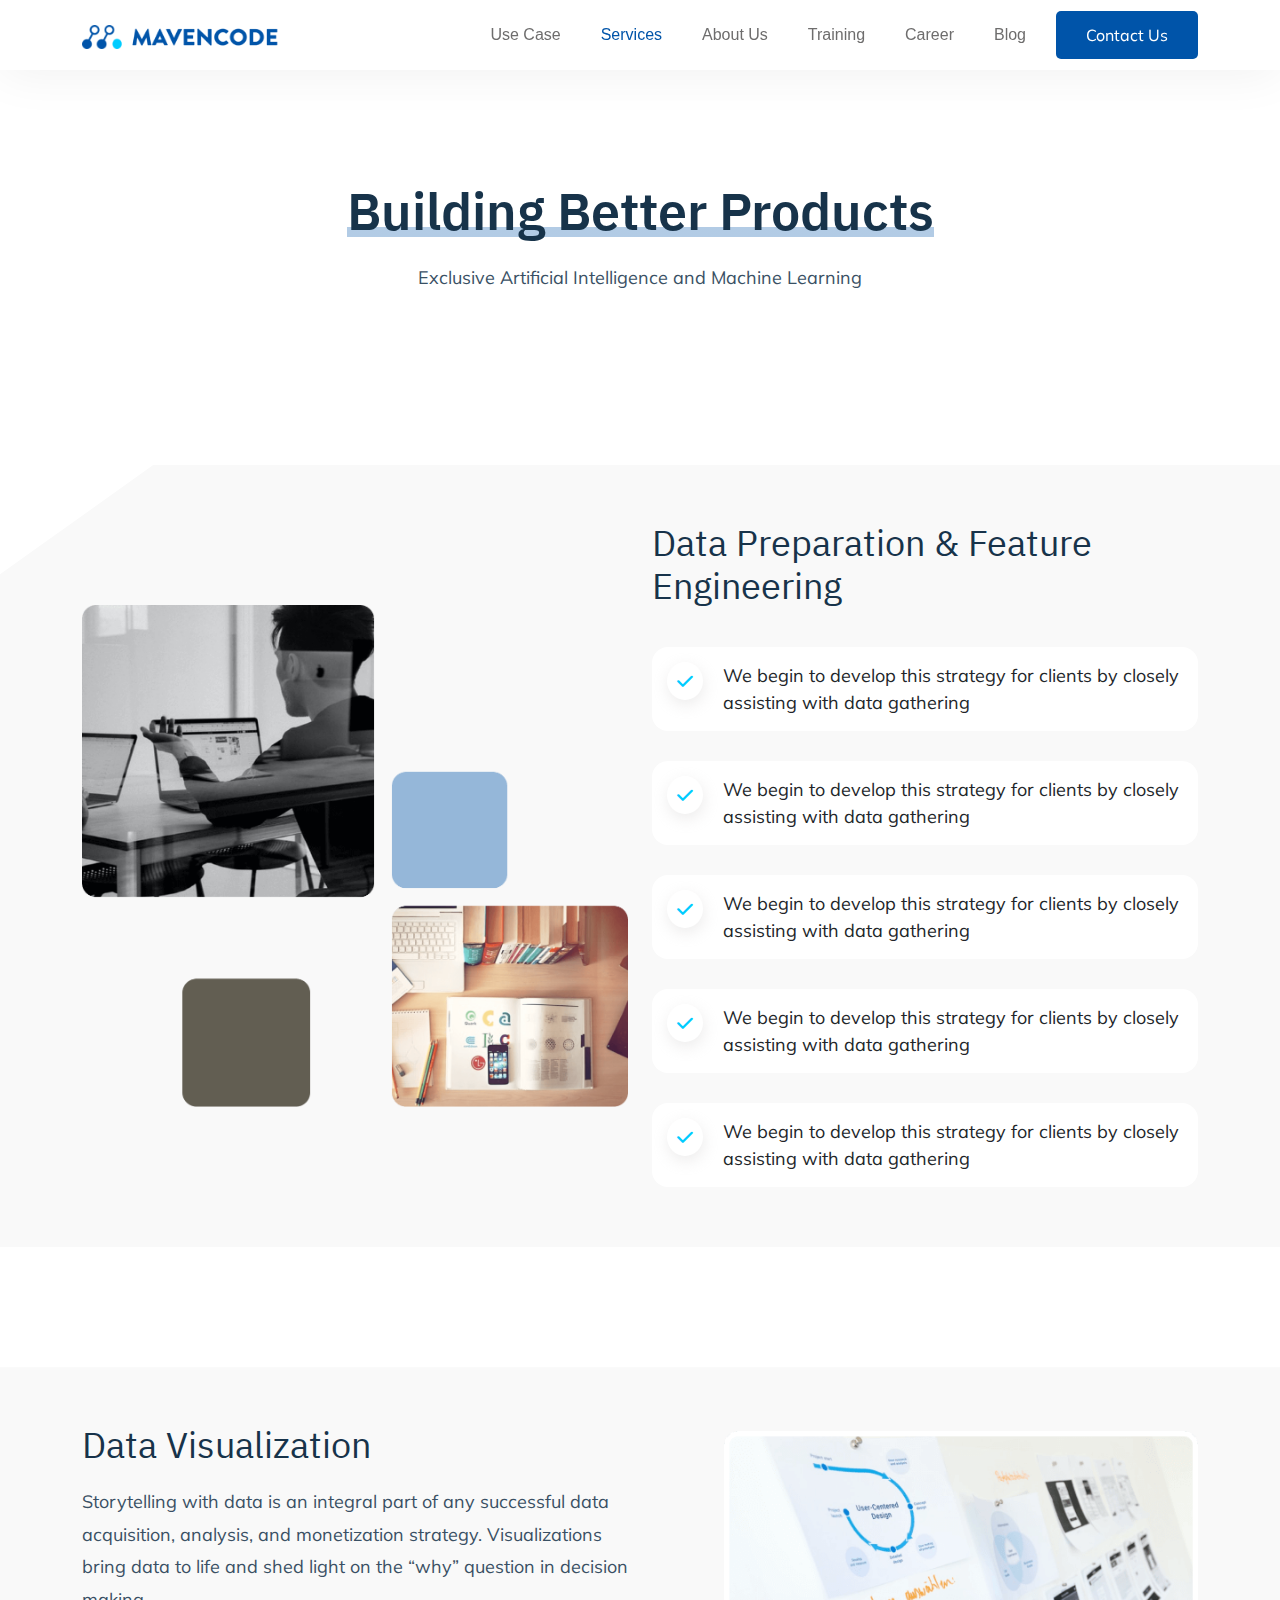
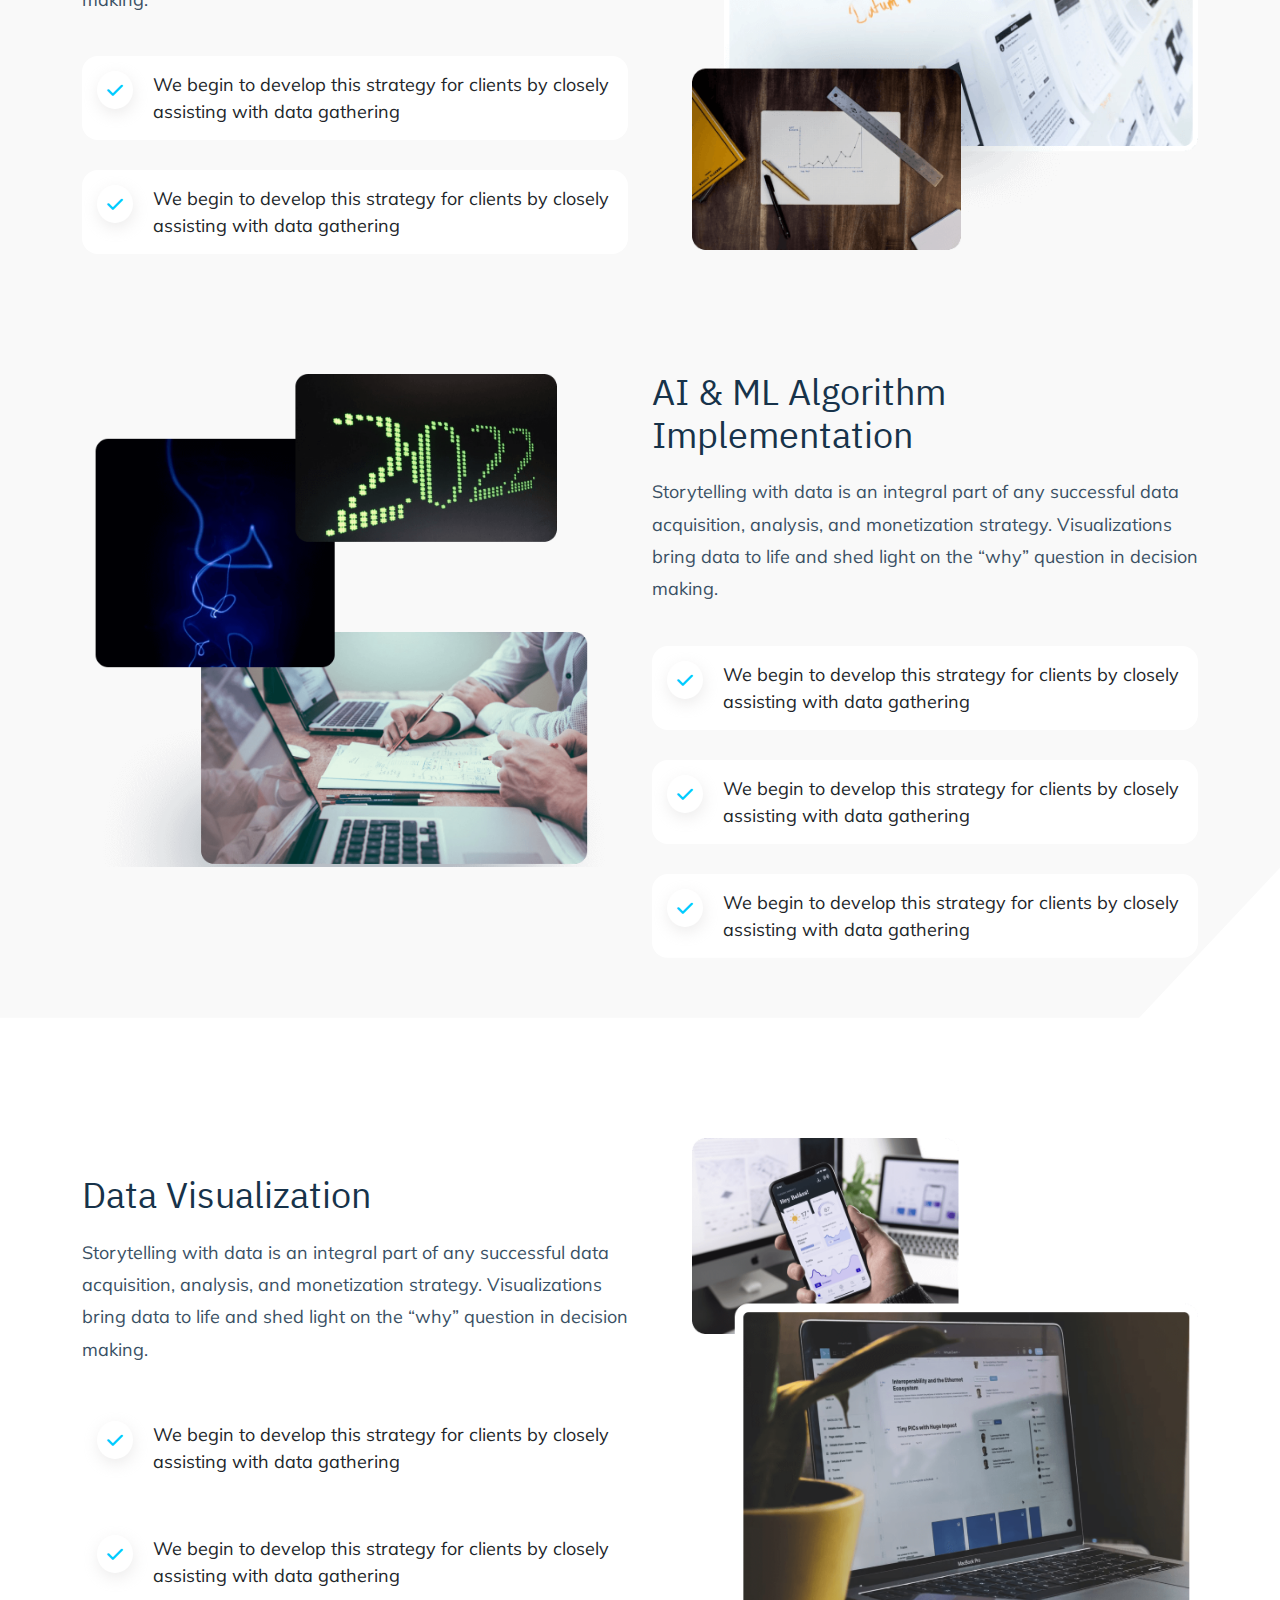
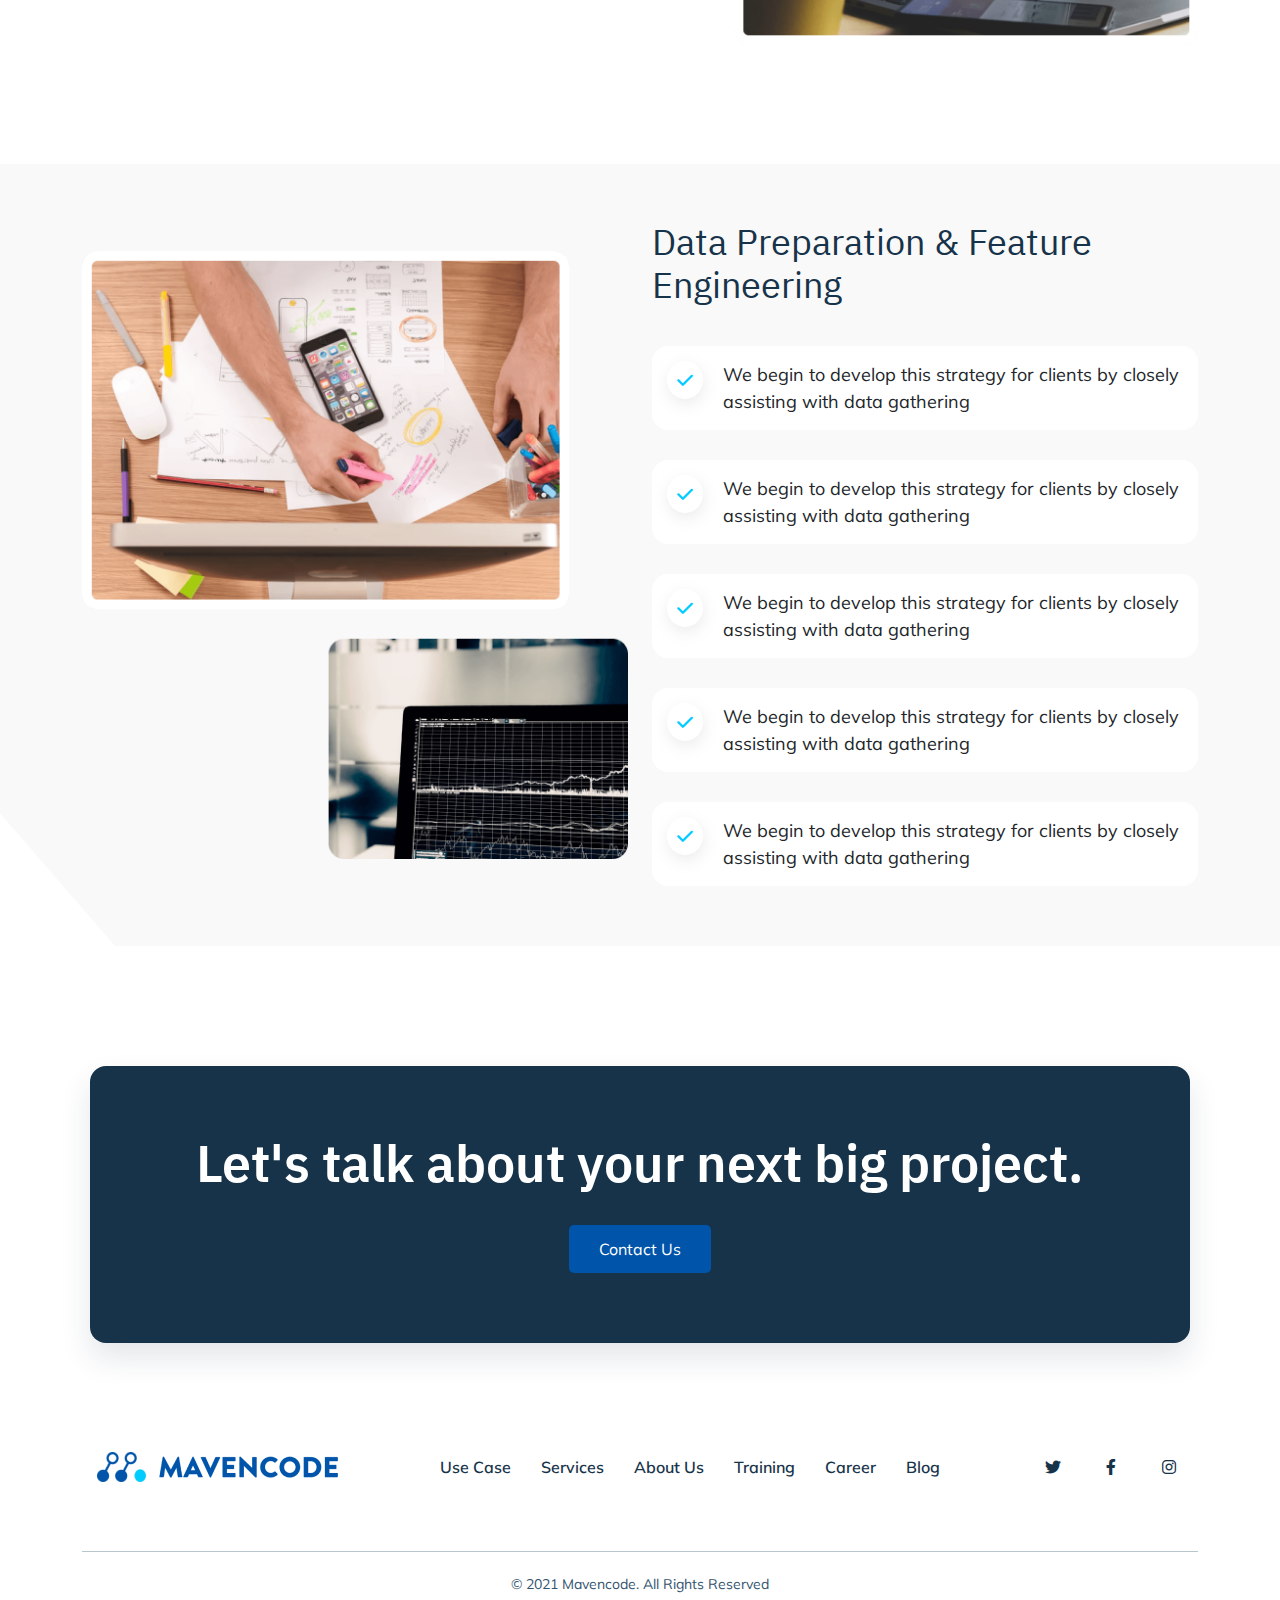
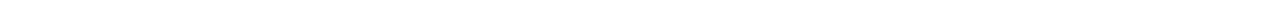
<file: service.html>
<!DOCTYPE html>
<html lang="en">

<head>
    <!-- Required meta tags -->
    <meta charset="UTF-8">
    <meta name="viewport" content="width=device-width, initial-scale=1.0">

   <title>Merk - Plastic Surgery Doctor & Clinic HTML Template</title>
   <!-- <link rel="icon" type="image/png" href="assets/images/favicon.png"> -->

    <!-- Links of CSS file -->
	<link rel="stylesheet" href="assets/css/bootstrap.min.css">
	<link rel="stylesheet" href="assets/css/fontawesome.min.css">
    <link rel="stylesheet" href="assets/css/owl.carousel.min.css">
    <link rel="stylesheet" href="assets/css/owl.theme.default.min.css">
    <link rel="stylesheet" href="assets/css/meanmenu.css">
	<link rel="stylesheet" href="assets/css/magnific-popup.css">
	<link rel="stylesheet" href="assets/css/style.css">
	<link rel="stylesheet" href="assets/css/responsive.css">
</head>

<body>
     <!--header section start-->
    <header class="header-area home1-header" id="home1-header">
        <div class="header-menu">
            <div class="sticky-menu bgcolor">
                <div class="navbar-area">
                    <!-- Menu For Mobile Device -->
                    <div class="container">
                        <div class="tab-nab">
                            <div class="mobile-nav">
                                <a href="index.html" class="logo">
                                    <img src="assets/images/logo.png" alt="image">
								</a>
								<a href="contact.html" class="cta-btn small-device-menu-btn">Contact Us</a>
							</div>
						</div>
					</div>
                    <!-- Menu For Desktop Device -->
                    <div class="main-nav">
                        <div class="container">
                            <nav class="navbar navbar-expand-md navbar-light m-auto">
                                <a class="navbar-brand" href="index.html">
                                   <img src="assets/images/logo.png" alt="image">
								</a>
                                <div class="collapse navbar-collapse mean-menu align-items-center" id="navbarSupportedContent">
                                    <ul class="navbar-nav nav-ul  ml-auto">
										<li class="nav-item mobile-logo">
											<a href="index.html"><img src="assets/images/logo.png"  alt="image"></a>
										</li>
										<li class="nav-item">
											<a href="use-case.html" class="nav-link menu-items">Use Case</a>
										</li>
										<li class="nav-item">
											<a href="service.html" class="nav-link menu-items active">Services</a>
										</li>
										<li class="nav-item">
											<a href="about.html" class="nav-link menu-items">About Us</a>
										</li>
										<li class="nav-item">
											<a href="training.html" class="nav-link menu-items">Training</a>
										</li>
										<li class="nav-item">
											<a href="career.html" class="nav-link menu-items">Career</a>
										</li>
										<li class="nav-item">
											<a href="blog.html" class="nav-link menu-items">Blog</a>
										</li>
										<!-- <li class="nav-item right-menu">
											<a href="contact.html" class="cta-btn">Contact Us</a>
										</li> -->
									</ul>
									<div class="right-menu">
										<a href="contact.html" class="cta-btn">Contact Us</a>
									</div>	
								</div>
                            </nav>
                        </div>
					</div>
				</div>
			</div>
		</div>
    </header>
	<!--header section end-->		

	<div class="service-hero-section">
		<div class="container">
			<div class="text-content">
				<div class="hero-title-wrap">
					<h2 class="hero-title">Building Better Products</h2>
				</div>
				<p>Exclusive Artificial Intelligence and Machine Learning</p>
			</div>
		</div>
	</div>

	<div class="feature-section mt-120 pb-60 pt-60 ">
		<div class="container">
			<div class="content">
				<div class="row align-items-center">
					<div class="col-lg-6 col-md-12 col-sm-12 col-12">
						<img src="assets/images/product&service/inner-service-1.png" class="inner-img" alt="img">
					</div>
					<div class="col-lg-6 col-md-12 col-sm-12 col-12">
						<div class="text-content">
							<h3>Data Preparation & Feature Engineering</h3>
							<div class="all-cards">
								<div class="sngle-card">
									<ul>
										<li><i class="fa-solid fa-check"></i></li>
										<li><span>We begin to develop this strategy for clients by closely assisting with data gathering</span></li>
									</ul>
								</div>
								<div class="sngle-card">
									<ul>
										<li><i class="fa-solid fa-check"></i></li>
										<li><span>We begin to develop this strategy for clients by closely assisting with data gathering</span></li>
									</ul>
								</div>
								<div class="sngle-card">
									<ul>
										<li><i class="fa-solid fa-check"></i></li>
										<li><span>We begin to develop this strategy for clients by closely assisting with data gathering</span></li>
									</ul>
								</div>
								<div class="sngle-card">
									<ul>
										<li><i class="fa-solid fa-check"></i></li>
										<li><span>We begin to develop this strategy for clients by closely assisting with data gathering</span></li>
									</ul>
								</div>
								<div class="sngle-card">
									<ul>
										<li><i class="fa-solid fa-check"></i></li>
										<li><span>We begin to develop this strategy for clients by closely assisting with data gathering</span></li>
									</ul>
								</div>
							</div>
						</div>
					</div>
				</div>
			</div>
		</div>
	</div>

	<div class="feature-section feature-section-2  mt-120 pb-60 pt-60">
		<div class="container">
			<div class="content content-2">
				<div class="row align-items-center">
					<div class="col-lg-6 col-md-12 col-sm-12 col-12 first-order">
						<div class="text-content">
							<h3>Data Visualization</h3>
							<p>Storytelling with data is an integral part of any successful data acquisition, analysis, and monetization strategy. Visualizations bring data to life and shed light on the “why” question in decision making.</p>
							<div class="all-cards">
								<div class="sngle-card">
									<ul>
										<li><i class="fa-solid fa-check"></i></li>
										<li><span>We begin to develop this strategy for clients by closely assisting with data gathering</span></li>
									</ul>
								</div>
								<div class="sngle-card">
									<ul>
										<li><i class="fa-solid fa-check"></i></li>
										<li><span>We begin to develop this strategy for clients by closely assisting with data gathering</span></li>
									</ul>
								</div>
							</div>
						</div>
					</div>
					<div class="col-lg-6 col-md-12 col-sm-12 col-12 second-order">
						<div class="img-part">
							<img src="assets/images/product&service/inner-service-2.png" alt="img">
						</div>
					</div>
				</div>

				<div class="second-row">
					<div class="row">
						<div class="col-lg-6 col-md-12 col-sm-12 col-12">
							<div class="img-part-2">
								<img src="assets/images/product&service/inner-service-3.png" alt="img">
							</div>
						</div>
						<div class="col-lg-6 col-md-12 col-sm-12 col-12">
							<div class="text-content">
								<h3>AI & ML Algorithm Implementation</h3>
								<p>Storytelling with data is an integral part of any successful data acquisition, analysis, and monetization strategy. Visualizations bring data to life and shed light on the “why” question in decision making.</p>
								<div class="all-cards">
									<div class="sngle-card">
										<ul>
											<li><i class="fa-solid fa-check"></i></li>
											<li><span>We begin to develop this strategy for clients by closely assisting with data gathering</span></li>
										</ul>
									</div>
									<div class="sngle-card">
										<ul>
											<li><i class="fa-solid fa-check"></i></li>
											<li><span>We begin to develop this strategy for clients by closely assisting with data gathering</span></li>
										</ul>
									</div>
									<div class="sngle-card">
										<ul>
											<li><i class="fa-solid fa-check"></i></li>
											<li><span>We begin to develop this strategy for clients by closely assisting with data gathering</span></li>
										</ul>
									</div>

								</div>
							</div>
						</div>
					</div>
				</div>
			</div>
		</div>
	</div>

	<div class="feature-section feature-section-3  pt-120 pb-120">
		<div class="container">
			<div class="content content-2">
				<div class="row align-items-center">
					<div class="col-lg-6 col-md-12 col-sm-12 col-12">
						<div class="text-content">
							<h3>Data Visualization</h3>
							<p>Storytelling with data is an integral part of any successful data acquisition, analysis, and monetization strategy. Visualizations bring data to life and shed light on the “why” question in decision making.</p>
							<div class="all-cards">
								<div class="sngle-card">
									<ul>
										<li><i class="fa-solid fa-check"></i></li>
										<li><span>We begin to develop this strategy for clients by closely assisting with data gathering</span></li>
									</ul>
								</div>
								<div class="sngle-card">
									<ul>
										<li><i class="fa-solid fa-check"></i></li>
										<li><span>We begin to develop this strategy for clients by closely assisting with data gathering</span></li>
									</ul>
								</div>
							</div>
						</div>
					</div>
					<div class="col-lg-6 col-md-12 col-sm-12 col-12">
						<div class="img-part">
							<img src="assets/images/product&service/inner-service-4.png" alt="img">
						</div>
					</div>
				</div>
			</div>
		</div>
	</div>

	<div class="feature-section feature-section-4 mb-120 pb-60 pt-60 ">
		<div class="container">
			<div class="content">
				<div class="row align-items-center">
					<div class="col-lg-6 col-md-12 col-sm-12 col-12 first-order">
						<img src="assets/images/product&service/inner-service-5.png" class="inner-img" alt="img">
					</div>
					<div class="col-lg-6 col-md-12 col-sm-12 col-12 second-order">
						<div class="text-content">
							<h3>Data Preparation & Feature Engineering</h3>
							<div class="all-cards">
								<div class="sngle-card">
									<ul>
										<li><i class="fa-solid fa-check"></i></li>
										<li><span>We begin to develop this strategy for clients by closely assisting with data gathering</span></li>
									</ul>
								</div>
								<div class="sngle-card">
									<ul>
										<li><i class="fa-solid fa-check"></i></li>
										<li><span>We begin to develop this strategy for clients by closely assisting with data gathering</span></li>
									</ul>
								</div>
								<div class="sngle-card">
									<ul>
										<li><i class="fa-solid fa-check"></i></li>
										<li><span>We begin to develop this strategy for clients by closely assisting with data gathering</span></li>
									</ul>
								</div>
								<div class="sngle-card">
									<ul>
										<li><i class="fa-solid fa-check"></i></li>
										<li><span>We begin to develop this strategy for clients by closely assisting with data gathering</span></li>
									</ul>
								</div>
								<div class="sngle-card">
									<ul>
										<li><i class="fa-solid fa-check"></i></li>
										<li><span>We begin to develop this strategy for clients by closely assisting with data gathering</span></li>
									</ul>
								</div>
							</div>
						</div>
					</div>
				</div>
			</div>
		</div>
	</div>

	<div class="footer-section pb-70">
		<div class="container">
			<div class="contact-section ">
				<div class="contact-box">
					<h2>Let's talk about your next big project.</h2>
					<a href="contact.html" class="cta-btn">Contact Us</a>
				</div>
			</div>

			<ul class="main-ul pb-60">
				<li><a href="index.html" class="logo"><img src="assets/images/logo.png" alt="logo"></a></li>

				<li class="middle-li">
					<ul class="footer-ul">
						<li><a href="use-case.html">Use Case</a></li>
						<li><a href="service.html">Services</a></li>
						<li><a href="about.html">About Us</a></li>
						<li><a href="training.html">Training</a></li>
						<li><a href="#">Career</a></li>
						<li><a href="blog.html">Blog</a></li>
					</ul>
				</li>

				<li>
					<ul class="social-items">
						<li><a href="#"><i class="fab fa-twitter"></i></a></li>
						<li><a href="#"><i class="fab fa-facebook-f"></i></a></li>
						<li><a href="#"><i class="fab fa-instagram"></i></a></li>	
					</ul>
				</li>
			</ul>
		</div>
	</div>

	<div class="copyright-section">
		<div class="container">
			<div class="copyright-text">
				<p>© 2021 Mavencode. All Rights Reserved</p>
			</div>
		</div>
	</div>

    <div class="gotopbtn"><i class="fas fa-hand-point-up"></i></div>

	<!-- Links of JS file -->
	<script src="assets/js/jquery.min.js"></script>
	<script src="assets/js/bootstrap.bundle.min.js"></script>
	<script src="assets/js/appear.min.js"></script>
	<script src="assets/js/owl.carousel.min.js"></script>
	<script src="assets/js/jquery.magnific-popup.min.js"></script>
	<script src="assets/js/mean-menu.js"></script>
	<script src="assets/js/main.js"></script>
</body>

</html>
</file>
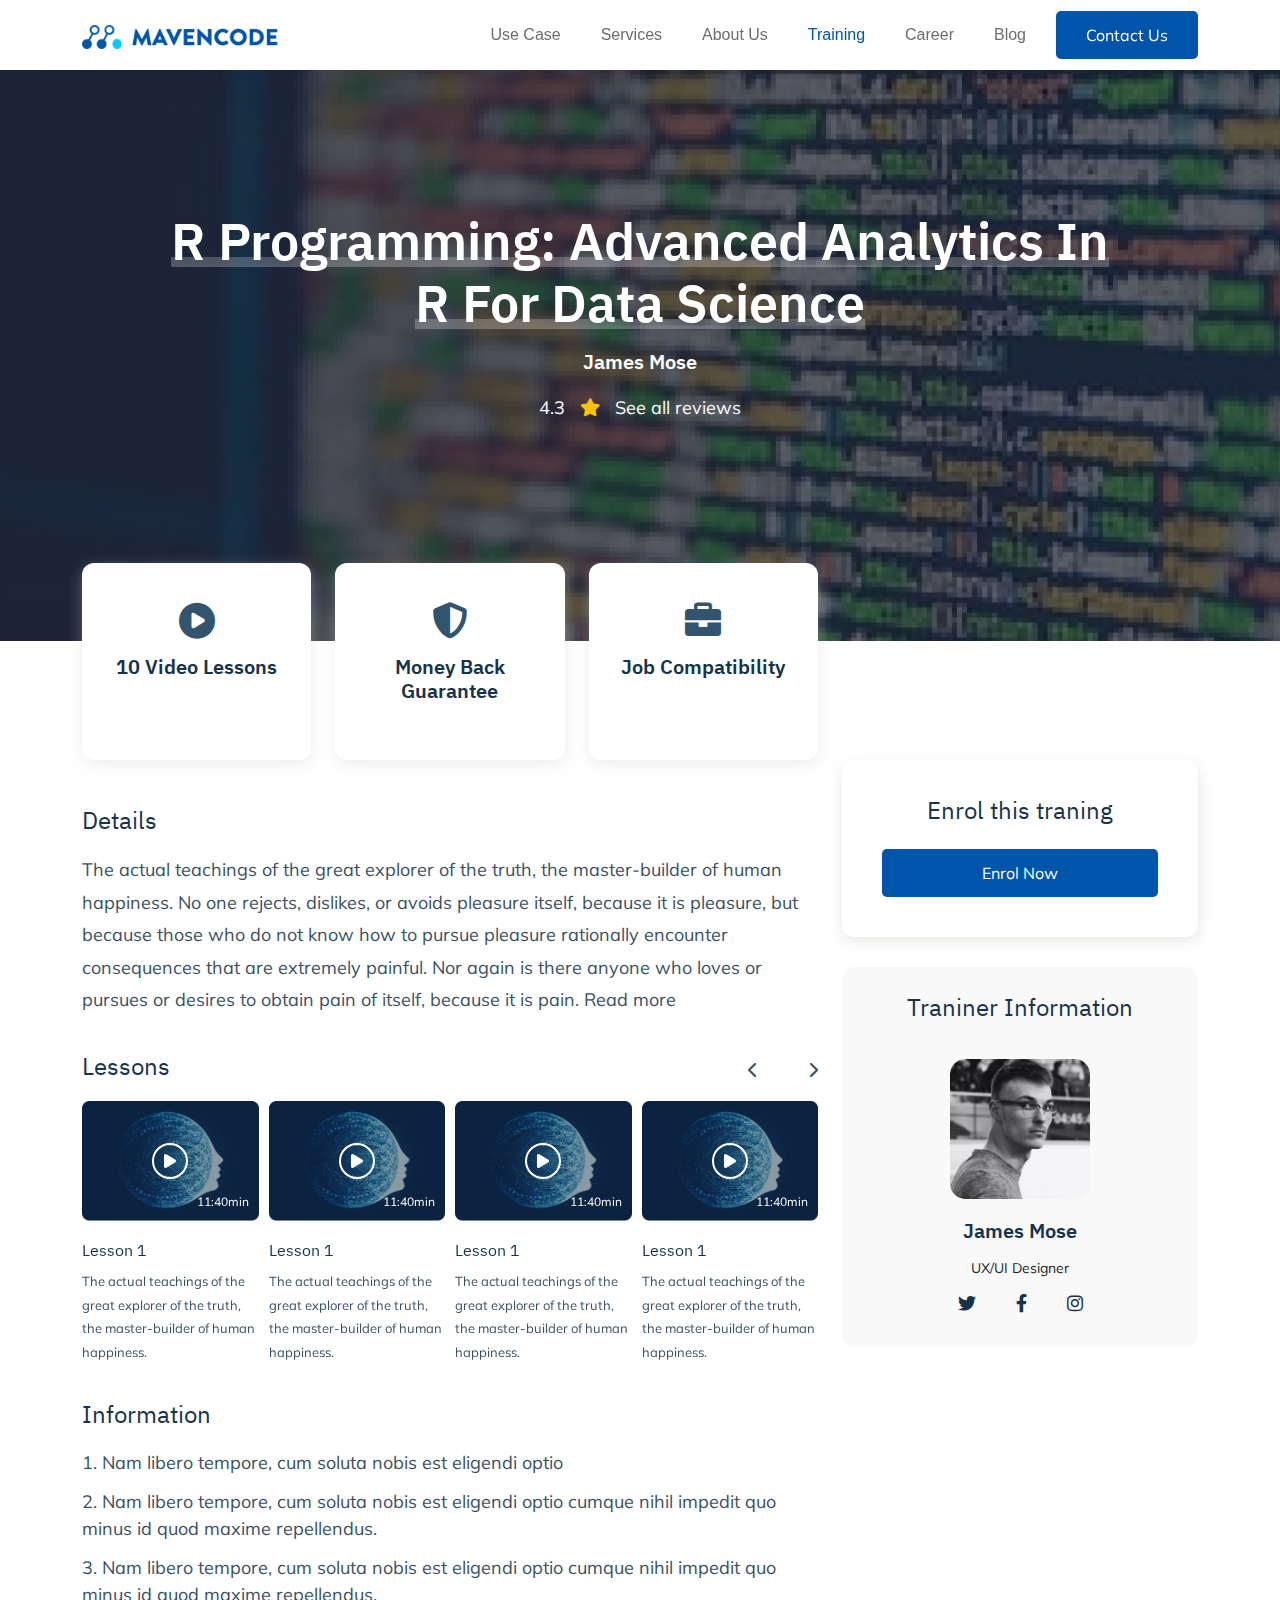
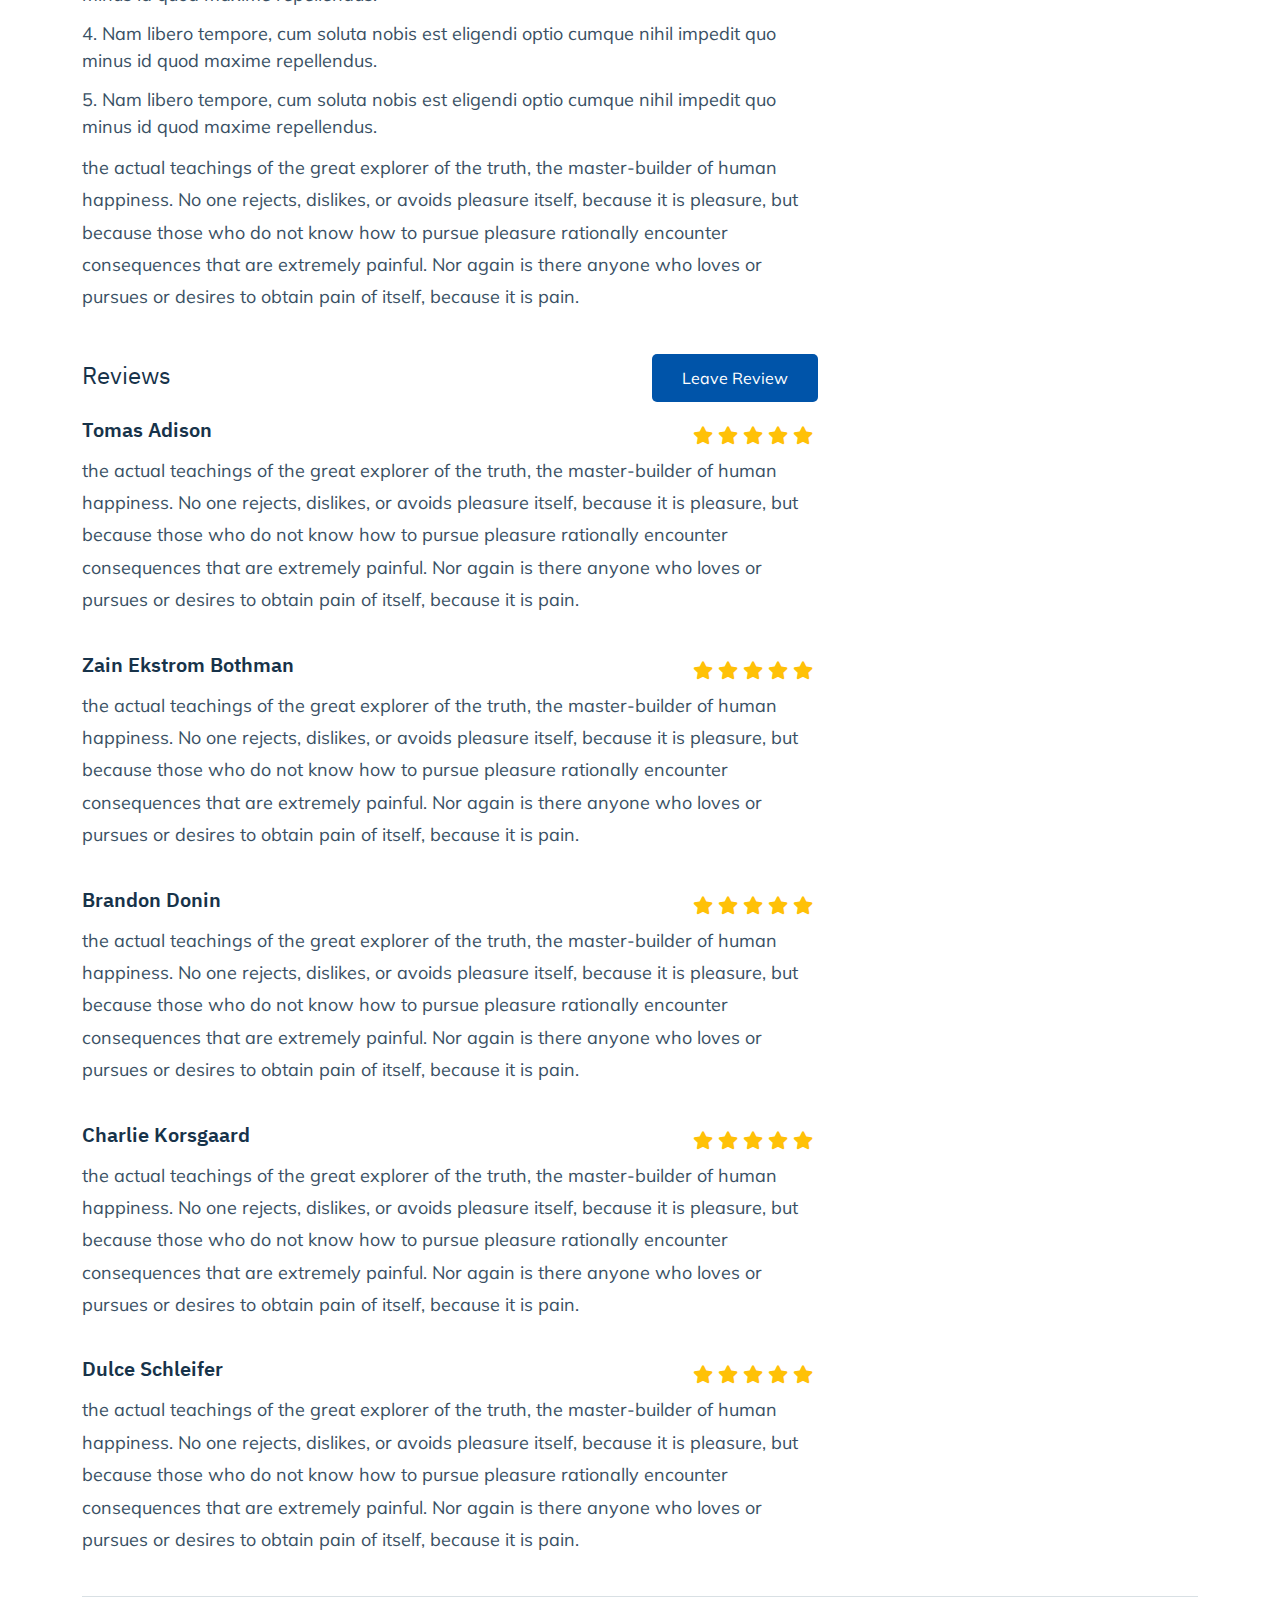
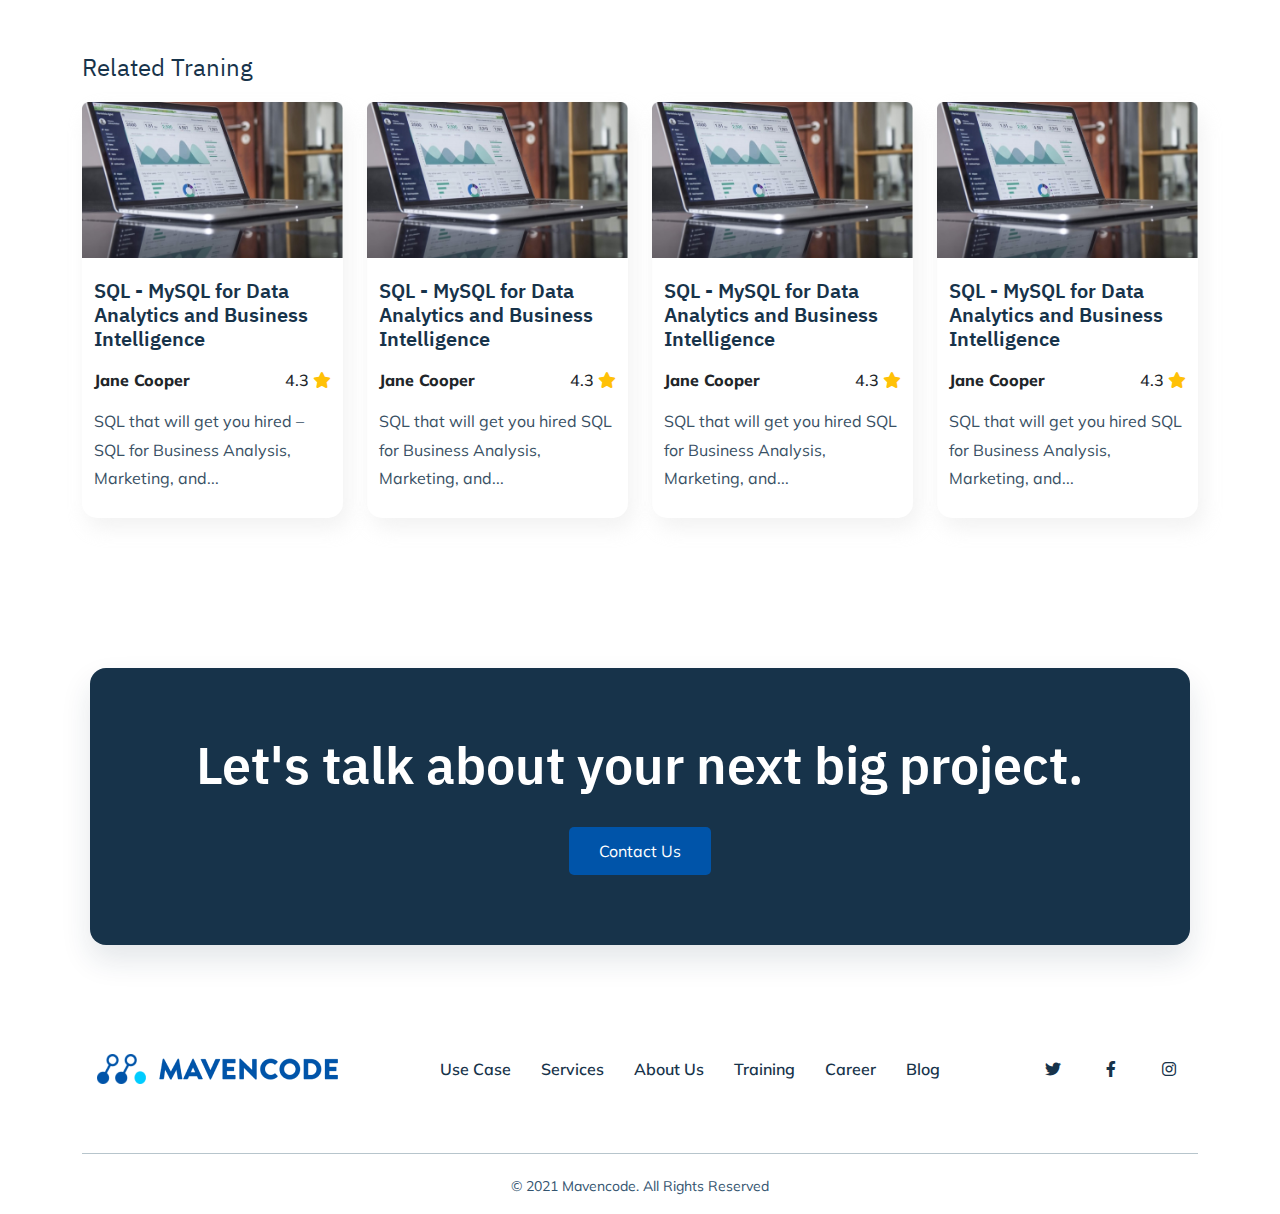
<file: training-details.html>
<!DOCTYPE html>
<html lang="en">

<head>
    <!-- Required meta tags -->
    <meta charset="UTF-8">
    <meta name="viewport" content="width=device-width, initial-scale=1.0">

	<title>Mavencode</title>

    <!-- Links of CSS file -->
    <link rel="stylesheet" href="assets/css/bootstrap.min.css">
	<link rel="stylesheet" href="assets/css/fontawesome.min.css">
    <link rel="stylesheet" href="assets/css/owl.carousel.min.css">
    <link rel="stylesheet" href="assets/css/owl.theme.default.min.css">
    <link rel="stylesheet" href="assets/css/meanmenu.css">
	<link rel="stylesheet" href="assets/css/magnific-popup.css">
	<link rel="stylesheet" href="assets/css/style.css">
	<link rel="stylesheet" href="assets/css/responsive.css">
</head>

<body>
    <!--header section start-->
    <header class="header-area home1-header" id="home1-header">
        <div class="header-menu">
            <div class="sticky-menu bgcolor">
                <div class="navbar-area">
                    <!-- Menu For Mobile Device -->
                    <div class="container">
                        <div class="tab-nab">
                            <div class="mobile-nav">
                                <a href="index.html" class="logo">
                                    <img src="assets/images/logo.png" alt="image">
								</a>
								<a href="contact.html" class="cta-btn small-device-menu-btn">Contact Us</a>
							</div>
						</div>
					</div>
                    <!-- Menu For Desktop Device -->
                    <div class="main-nav">
                        <div class="container">
                            <nav class="navbar navbar-expand-md navbar-light m-auto">
                                <a class="navbar-brand" href="index.html">
                                   <img src="assets/images/logo.png" alt="image">
								</a>
                                <div class="collapse navbar-collapse mean-menu align-items-center" id="navbarSupportedContent">
                                    <ul class="navbar-nav nav-ul  ml-auto">
										<li class="nav-item mobile-logo">
											<a href="index.html"><img src="assets/images/logo.png"  alt="image"></a>
										</li>
										<li class="nav-item">
											<a href="use-case.html" class="nav-link menu-items">Use Case</a>
										</li>
										<li class="nav-item">
											<a href="service.html" class="nav-link menu-items">Services</a>
										</li>
										<li class="nav-item">
											<a href="about.html" class="nav-link menu-items">About Us</a>
										</li>
										<li class="nav-item">
											<a href="training.html" class="nav-link menu-items active">Training</a>
										</li>
										<li class="nav-item">
											<a href="career.html" class="nav-link menu-items">Career</a>
										</li>
										<li class="nav-item">
											<a href="blog.html" class="nav-link menu-items">Blog</a>
										</li>
										<!-- <li class="nav-item right-menu">
											<a href="contact.html" class="cta-btn">Contact Us</a>
										</li> -->
									</ul>
									<div class="right-menu">
										<a href="contact.html" class="cta-btn">Contact Us</a>
									</div>	
								</div>
                            </nav>
                        </div>
					</div>
				</div>
			</div>
		</div>
    </header>
	<!--header section end-->		

	<div class="career-hero-section pb-220 pt-210">
		<div class="container">
			<div class="text text-center">
				<div class="hero-title-wrap">
					<h2 class="hero-title hero-title-light">R Programming: Advanced Analytics In R For Data Science</h2>
				</div>
				<h5>James Mose</h5>
				<div class="reviews">
					<span>4.3 <i class="fa-solid fa-star"></i> See all reviews</span>
				</div>
			</div>
		</div>
	</div>

	<div class="career-details-section">
		<div class="container">
			<div class="career-cards visible-desktop">
				<div class="row">
					<div class="col-lg-8 col-md-12 col-sm-12 col-12">
						<div class="row">
							<div class="col-lg-4 col-md-12">
								<div class="single-card">
									<i class="fa-solid fa-circle-play"></i>
									<h5>10 Video Lessons</h5>
								</div>
							</div>
							<div class="col-lg-4 col-md-12">
								<div class="single-card">
									<i class="fa-solid fa-shield"></i>
									<h5>Money Back Guarantee</h5>
								</div>
							</div>
							<div class="col-lg-4 col-md-12">
								<div class="single-card">
									<i class="fa-solid fa-briefcase"></i>
									<h5>Job Compatibility</h5>
								</div>
							</div>
						</div>
					</div>
				</div>
			</div>

			<div class="career-cards visible-mobile">
				<div class="row">
					<div class="col-lg-8 col-md-12 col-sm-12 col-12">
						<div class="row owl-active-mobile owl-carousel">
							<div class="col-lg-4 col-md-12">
								<div class="single-card">
									<i class="fa-solid fa-circle-play"></i>
									<h5>10 Video Lessons</h5>
								</div>
							</div>
							<div class="col-lg-4 col-md-12">
								<div class="single-card">
									<i class="fa-solid fa-shield"></i>
									<h5>Money Back Guarantee</h5>
								</div>
							</div>
							<div class="col-lg-4 col-md-12">
								<div class="single-card">
									<i class="fa-solid fa-briefcase"></i>
									<h5>Job Compatibility</h5>
								</div>
							</div>
						</div>
					</div>
				</div>
			</div>
			<div class="row">
				<div class="col-lg-8 col-md-12 col-sm-12 col-12">
					<div class="text-content pt-50">
						<div class="grp">
							<h4>Details</h4>
							<p>The actual teachings of the great explorer of the truth, the master-builder of human happiness. No one rejects, dislikes, or avoids pleasure itself, because it is pleasure, but because those who do not know how to pursue pleasure rationally encounter consequences that are extremely painful. Nor again is there anyone who loves or pursues or desires to obtain pain of itself, because it is pain. Read more</p>
						</div>

						<div class="grp grp-3">
							<h4>Lessons</h4>
							<div class="career-lesson owl-carousel" id="career-lesson">
								<div class="video-card">
									<div class="img-vdo">
										<img src="assets/images/career/2.jpg" alt="image">

										<a href="https://www.youtube.com/watch?v=Yt1zhbvAjUQ" class="popup">
										<div class="icon">
											<i class="fa fa-play" aria-hidden="true"></i>
										</div>

										<span class="timing">11:40min</span>
									</div>
	
									<h6><a href="£">Lesson 1</a></h6>
									<p>The actual teachings of the great explorer of the truth, the master-builder of human happiness.</p>
								</div>

								<div class="video-card">
									<div class="img-vdo">
										<img src="assets/images/career/2.jpg" alt="image">

										<a href="https://www.youtube.com/watch?v=Yt1zhbvAjUQ" class="popup">
										<div class="icon">
											<i class="fa fa-play" aria-hidden="true"></i>
										</div>

										<span class="timing">11:40min</span>
									</div>
	
									<h6><a href="£">Lesson 1</a></h6>
									<p>The actual teachings of the great explorer of the truth, the master-builder of human happiness.</p>
								</div>
								
								<div class="video-card">
									<div class="img-vdo">
										<img src="assets/images/career/2.jpg" alt="image">

										<a href="https://www.youtube.com/watch?v=Yt1zhbvAjUQ" class="popup">
										<div class="icon">
											<i class="fa fa-play" aria-hidden="true"></i>
										</div>

										<span class="timing">11:40min</span>
									</div>
	
									<h6><a href="£">Lesson 1</a></h6>
									<p>The actual teachings of the great explorer of the truth, the master-builder of human happiness.</p>
								</div>

								<div class="video-card">
									<div class="img-vdo">
										<img src="assets/images/career/2.jpg" alt="image">

										<a href="https://www.youtube.com/watch?v=Yt1zhbvAjUQ" class="popup">
										<div class="icon">
											<i class="fa fa-play" aria-hidden="true"></i>
										</div>

										<span class="timing">11:40min</span>
									</div>
	
									<h6><a href="£">Lesson 1</a></h6>
									<p>The actual teachings of the great explorer of the truth, the master-builder of human happiness.</p>
								</div>

								<div class="video-card">
									<div class="img-vdo">
										<img src="assets/images/career/2.jpg" alt="image">

										<a href="https://www.youtube.com/watch?v=Yt1zhbvAjUQ" class="popup">
										<div class="icon">
											<i class="fa fa-play" aria-hidden="true"></i>
										</div>

										<span class="timing">11:40min</span>
									</div>
	
									<h6><a href="£">Lesson 1</a></h6>
									<p>The actual teachings of the great explorer of the truth, the master-builder of human happiness.</p>
								</div>

								<!-- <div class="video-card">
									<div class="img-vdo">
										<a href="https://www.youtube.com/watch?v=Yt1zhbvAjUQ" class="popup"></a>
										<img src="assets/images/career/2.jpg" alt="image">

										<div class="icon">
											<i class="fa-solid fa-play"></i>
										</div>
									</div>
									<h6><a href="£">Lesson 1</a></h6>
									<p>The actual teachings of the great explorer of the truth, the master-builder of human happiness.</p>
								</div> -->
							</div>
						</div>

						<div class="grp">
							<h4>Information</h4>
							<ul>
								<li>1. Nam libero tempore, cum soluta nobis est eligendi optio </li>
								<li>2. Nam libero tempore, cum soluta nobis est eligendi optio cumque nihil impedit quo minus id quod maxime  repellendus.</li>
								<li>3. Nam libero tempore, cum soluta nobis est eligendi optio cumque nihil impedit quo minus id quod maxime  repellendus.</li>
								<li>4. Nam libero tempore, cum soluta nobis est eligendi optio cumque nihil impedit quo minus id quod maxime  repellendus.</li>
								<li>5. Nam libero tempore, cum soluta nobis est eligendi optio cumque nihil impedit quo minus id quod maxime  repellendus.</li>
							</ul>
							<p>the actual teachings of the great explorer of the truth, the master-builder of human happiness. No one rejects, dislikes, or avoids pleasure itself, because it is pleasure, but because those who do not know how to pursue pleasure rationally encounter consequences that are extremely painful. Nor again is there anyone who loves or pursues or desires to obtain pain of itself, because it is pain.</p>
						</div>

						<div class="grp">
							<div class="give-review">
								<h4 class="hh">Reviews</h4>
								<span><button class="cta-btn" data-bs-toggle="modal" data-bs-target="#staticBackdrop" >Leave Review</button></span>
							</div>
							<div class="per-comment">
								<div class="ratings">
									<h5>Tomas Adison</h5>
									<span>
										<i class="fa-solid fa-star"></i>
										<i class="fa-solid fa-star"></i>
										<i class="fa-solid fa-star"></i>
										<i class="fa-solid fa-star"></i>
										<i class="fa-solid fa-star"></i>
									</span>
								</div>
								<p class="p">the actual teachings of the great explorer of the truth, the master-builder of human happiness. No one rejects, dislikes, or avoids pleasure itself, because it is pleasure, but because those who do not know how to pursue pleasure rationally encounter consequences that are extremely painful. Nor again is there anyone who loves or pursues or desires to obtain pain of itself, because it is pain.</p>
							</div>

							<div class="per-comment">
								<div class="ratings">
									<h5>Zain Ekstrom Bothman</h5>
									<span>
										<i class="fa-solid fa-star"></i>
										<i class="fa-solid fa-star"></i>
										<i class="fa-solid fa-star"></i>
										<i class="fa-solid fa-star"></i>
										<i class="fa-solid fa-star"></i>
									</span>
								</div>
								<p class="p">the actual teachings of the great explorer of the truth, the master-builder of human happiness. No one rejects, dislikes, or avoids pleasure itself, because it is pleasure, but because those who do not know how to pursue pleasure rationally encounter consequences that are extremely painful. Nor again is there anyone who loves or pursues or desires to obtain pain of itself, because it is pain.</p>
							</div>

							<div class="per-comment">
								<div class="ratings">
									<h5>Brandon Donin</h5>
									<span>
										<i class="fa-solid fa-star"></i>
										<i class="fa-solid fa-star"></i>
										<i class="fa-solid fa-star"></i>
										<i class="fa-solid fa-star"></i>
										<i class="fa-solid fa-star"></i>
									</span>
								</div>

								<p class="p">the actual teachings of the great explorer of the truth, the master-builder of human happiness. No one rejects, dislikes, or avoids pleasure itself, because it is pleasure, but because those who do not know how to pursue pleasure rationally encounter consequences that are extremely painful. Nor again is there anyone who loves or pursues or desires to obtain pain of itself, because it is pain.</p>
							</div>

							<div class="per-comment">
								<div class="ratings">
									<h5>Charlie Korsgaard</h5>
									<span>
										<i class="fa-solid fa-star"></i>
										<i class="fa-solid fa-star"></i>
										<i class="fa-solid fa-star"></i>
										<i class="fa-solid fa-star"></i>
										<i class="fa-solid fa-star"></i>
									</span>
								</div>
								<p class="p">the actual teachings of the great explorer of the truth, the master-builder of human happiness. No one rejects, dislikes, or avoids pleasure itself, because it is pleasure, but because those who do not know how to pursue pleasure rationally encounter consequences that are extremely painful. Nor again is there anyone who loves or pursues or desires to obtain pain of itself, because it is pain.</p>
							</div>

							<div class="per-comment">
								<div class="ratings">
									<h5>Dulce Schleifer</h5>
									<span>
										<i class="fa-solid fa-star"></i>
										<i class="fa-solid fa-star"></i>
										<i class="fa-solid fa-star"></i>
										<i class="fa-solid fa-star"></i>
										<i class="fa-solid fa-star"></i>
									</span>
								</div>
								<p> the actual teachings of the great explorer of the truth, the master-builder of human happiness. No one rejects, dislikes, or avoids pleasure itself, because it is pleasure, but because those who do not know how to pursue pleasure rationally encounter consequences that are extremely painful. Nor again is there anyone who loves or pursues or desires to obtain pain of itself, because it is pain.</p>
							</div>
							
						</div>
					</div>
				</div>
				<div class="col-lg-4 col-md-12 col-sm-12 col-12">
					<div class="enrol-card text-center">
						<h4>Enrol this traning</h4>
						<div class="button">
							<button class="cta-btn" data-bs-toggle="modal" data-bs-target="#enrol-modal">Enrol Now</button>
						</div>
					</div>
					<div class="profile-card">
						<div class="name">
							<h4>Traniner Information</h4>
						</div>
						<img src="assets/images/career/5.jpg" class="dp" alt="image">
						<div class="name">
							<h5>James Mose</h5>
							<span>UX/UI Designer</span>
						</div>
						<ul class="social-items">
							<li><a href="#"><i class="fab fa-twitter"></i></a></li>
							<li><a href="#"><i class="fab fa-facebook-f"></i></a></li>
							<li><a href="#"><i class="fab fa-instagram"></i></a></li>	
						</ul>
					</div>
				</div>
			</div>
		</div>
	</div>

	<div class="modal fade review-modal" id="staticBackdrop" data-bs-backdrop="static" data-bs-keyboard="false" tabindex="-1" aria-labelledby="staticBackdropLabel" aria-hidden="true">
		<div class="modal-dialog modal-dialog-centered">
		  <div class="modal-content">
			<div class="modal-header">
			  <h4>Leave your Review</h4>
			  <button type="button" class="btn-close" data-bs-dismiss="modal" aria-label="Close"></button>
			</div>
			<div class="modal-body">
				<div class="rating">
	                <input type="radio" name="rating" value="5" id="5"><label for="5"><i class="fa-regular fa-star"></i></label> <input type="radio" name="rating" value="4" id="4"><label for="4"><i class="fa-regular fa-star"></i></label> <input type="radio" name="rating" value="3" id="3"><label for="3"><i class="fa-regular fa-star"></i></label> <input type="radio" name="rating" value="2" id="2"><label for="2"><i class="fa-regular fa-star"></i></label> <input type="radio" name="rating" value="1" id="1"><label for="1"><i class="fa-regular fa-star"></i></label>
	            </div>

			  <div class="comment">
				<div class="form-floating">
					<textarea class="form-control" placeholder="Leave a comment here" id="floatingTextarea2" style="height: 100px"></textarea>
					<label for="floatingTextarea2">Comments</label>
				</div>
			  </div>
			</div>
			<div class="modal-footer">
			  <button type="button" class="cta-btn">Send</button>
			</div>
		  </div>
		</div>
	</div>

	<div class="modal fade review-modal enrol-modal" id="enrol-modal" data-bs-backdrop="static" data-bs-keyboard="false" tabindex="-1" aria-labelledby="staticBackdropLabel" aria-hidden="true">
		<div class="modal-dialog modal-dialog-centered">
		  <div class="modal-content">
			<div class="modal-header">
			  <button type="button" class="btn-close" data-bs-dismiss="modal" aria-label="Close"></button>
			</div>
			<div class="modal-body">
				<div class="login-logo ">
					<img src="assets/images/login-logo.png" alt="logo">
					<p>Welcome Back!</p>
				</div>

				<div class="login-form">
					<button type="button" class="cta-btn"><img src="assets/images/google.png" alt="google-logo"> Sign with Google</button>
					<p>Or</p>
					<input type="email" class="form-control" id="floatingInput" placeholder="Email">
					<div class="password">
						<input type="text" class="form-control" id="floatingInput" placeholder="Password">
						<i class="fa-solid fa-eye"></i>
						<p class="forget-pass">Forget password</p>
					</div>
				</div>
			</div>
			<div class="modal-footer">
			  <button type="button" class="cta-btn">Login</button>
			</div>
		  </div>
		</div>
	</div>

	<div class="related-training-section training-hero-section pb-60">
		<div class="container">
			<div class="related-content pt-60">
				<h4>Related Traning</h4>
				<div class="all-cards">
					<div class="row">
						<div class="col-lg-3 col-md-4 col-sm-6 col-12">
							<div class="single-card">
								<img src="assets/images/training/1.jpg" alt="img">
								<div class="text-content">
									<h5><a href="training-details.html">SQL - MySQL for Data Analytics and Business Intelligence</a></h5>

									<div class="review">
										<span class="name">Jane Cooper</span>
										<span>4.3 <i class="fa-solid fa-star"></i></span>
									</div>
									<p>SQL that will get you hired – SQL for Business Analysis, Marketing, and...</p>
								</div>
							</div>
						</div>
						<div class="col-lg-3 col-md-4 col-sm-6 col-12">
							<div class="single-card">
								<img src="assets/images/training/1.jpg" alt="img">
								<div class="text-content">
									<h5><a href="training-details.html">SQL - MySQL for Data Analytics and Business Intelligence</a></h5>

									<div class="review">
										<span class="name">Jane Cooper</span>
										<span>4.3 <i class="fa-solid fa-star"></i></span>
									</div>
									<p>SQL that will get you hired  SQL for Business Analysis, Marketing, and...</p>
								</div>
							</div>
						</div>
						<div class="col-lg-3 col-md-4 col-sm-6 col-12">
							<div class="single-card">
								<img src="assets/images/training/1.jpg" alt="img">
								<div class="text-content">
									<h5><a href="training-details.html">SQL - MySQL for Data Analytics and Business Intelligence</a></h5>

									<div class="review">
										<span class="name">Jane Cooper</span>
										<span>4.3 <i class="fa-solid fa-star"></i></span>
									</div>
									<p>SQL that will get you hired   SQL for Business Analysis, Marketing, and...</p>
								</div>
							</div>
						</div>
						<div class="col-lg-3 col-md-4 col-sm-6 col-12">
							<div class="single-card last-single-card">
								<img src="assets/images/training/1.jpg" alt="img">
								<div class="text-content">
									<h5><a href="training-details.html">SQL - MySQL for Data Analytics and Business Intelligence</a></h5>

									<div class="review">
										<span class="name">Jane Cooper</span>
										<span>4.3 <i class="fa-solid fa-star"></i></span>
									</div>
									<p>SQL that will get you hired  SQL for Business Analysis, Marketing, and...</p>
								</div>
							</div>
						</div>
					</div>
				</div>
			</div>
		</div>
	</div>


	<div class="footer-section pb-70">
		<div class="container">
			<div class="contact-section ">
				<div class="contact-box">
					<h2>Let's talk about your next big project.</h2>
					<a href="contact.html" class="cta-btn">Contact Us</a>
				</div>
			</div>

			<ul class="main-ul pb-60">
				<li><a href="index.html" class="logo"><img src="assets/images/logo.png" alt="logo"></a></li>

				<li class="middle-li">
					<ul class="footer-ul">
						<li><a href="use-case.html">Use Case</a></li>
						<li><a href="service.html">Services</a></li>
						<li><a href="about.html">About Us</a></li>
						<li><a href="training.html">Training</a></li>
						<li><a href="#">Career</a></li>
						<li><a href="blog.html">Blog</a></li>
					</ul>
				</li>

				<li>
					<ul class="social-items">
						<li><a href="#"><i class="fab fa-twitter"></i></a></li>
						<li><a href="#"><i class="fab fa-facebook-f"></i></a></li>
						<li><a href="#"><i class="fab fa-instagram"></i></a></li>	
					</ul>
				</li>
			</ul>
		</div>
	</div>

	<div class="copyright-section">
		<div class="container">
			<div class="copyright-text">
				<p>© 2021 Mavencode. All Rights Reserved</p>
			</div>
		</div>
	</div>

    <!-- <div class="gotopbtn"><i class="fas fa-hand-point-up"></i></div> -->

	<!-- Links of JS file -->
	<script src="assets/js/jquery.min.js"></script>
	<script src="assets/js/bootstrap.bundle.min.js"></script>
	<script src="assets/js/appear.min.js"></script>
	<script src="assets/js/owl.carousel.min.js"></script>
	<script src="assets/js/jquery.magnific-popup.min.js"></script>
	<script src="assets/js/mean-menu.js"></script>
	<script src="assets/js/main.js"></script>
</body>

</html>
</file>
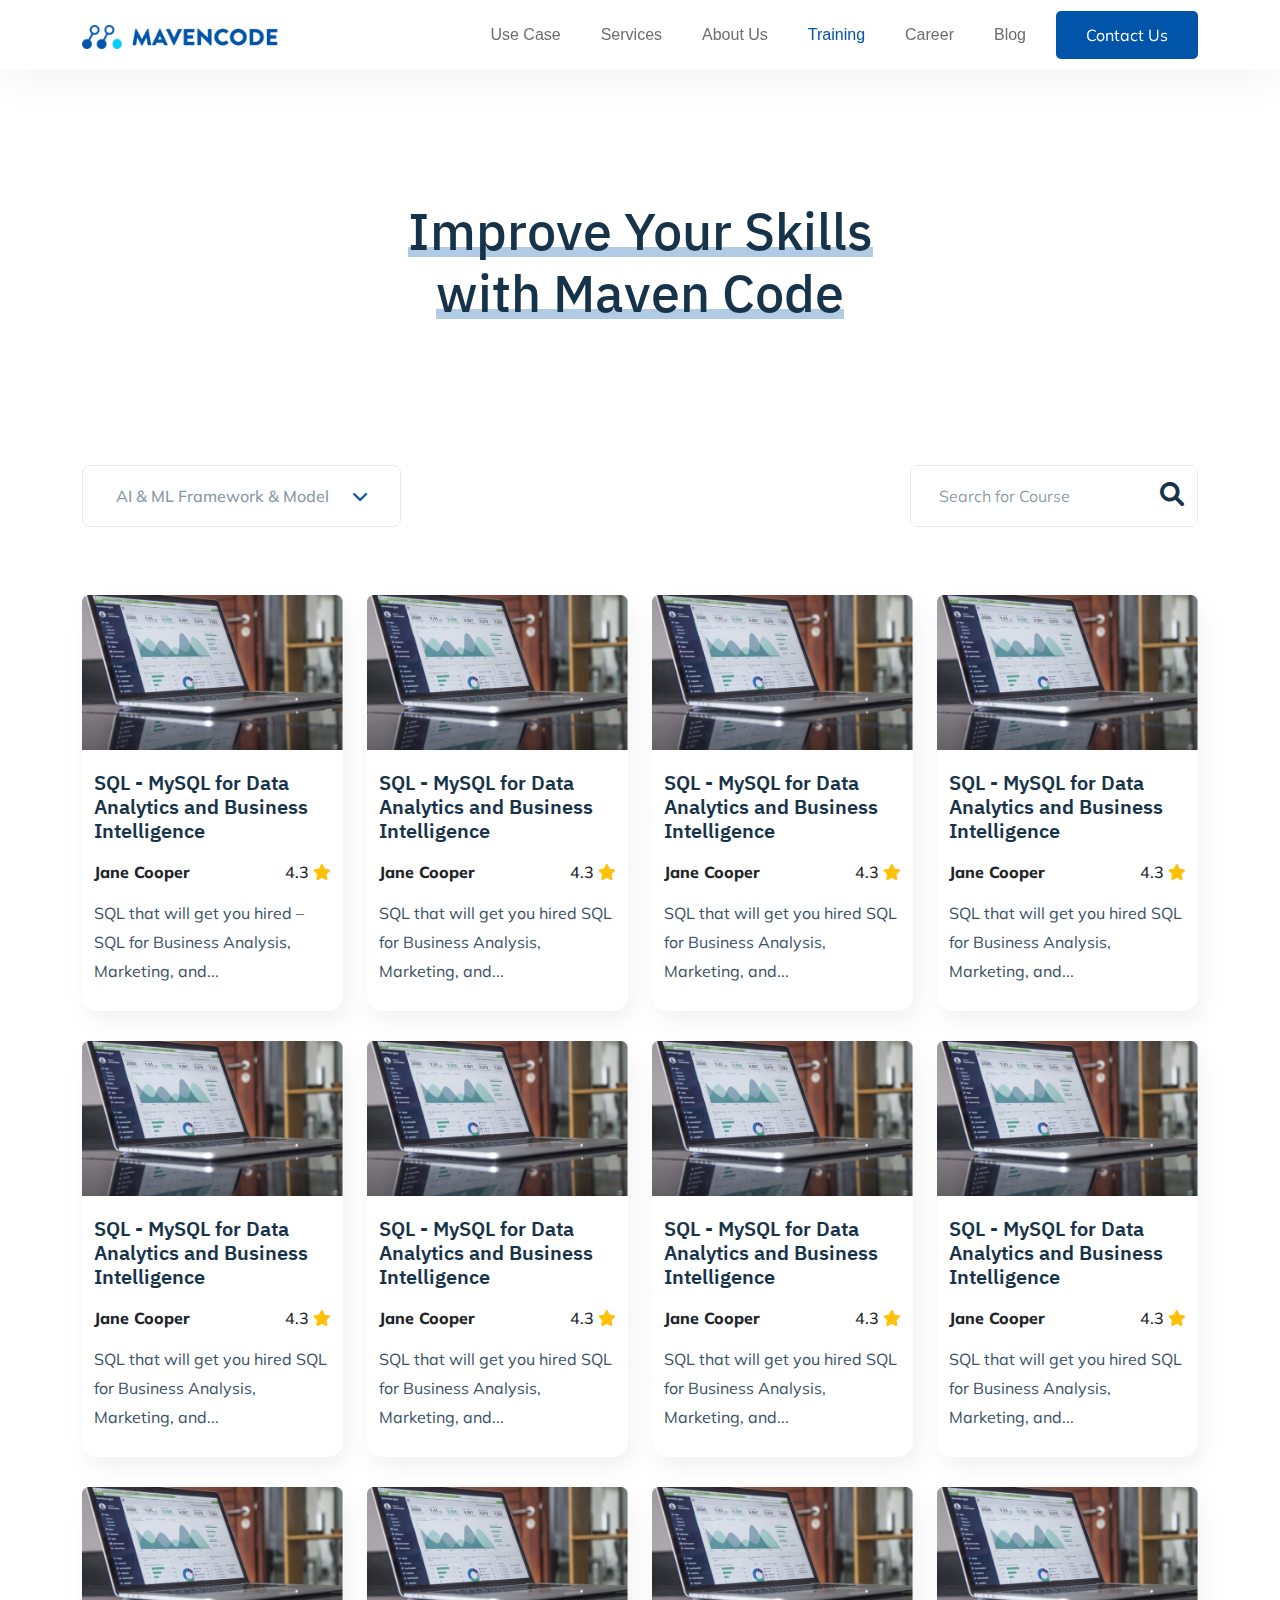
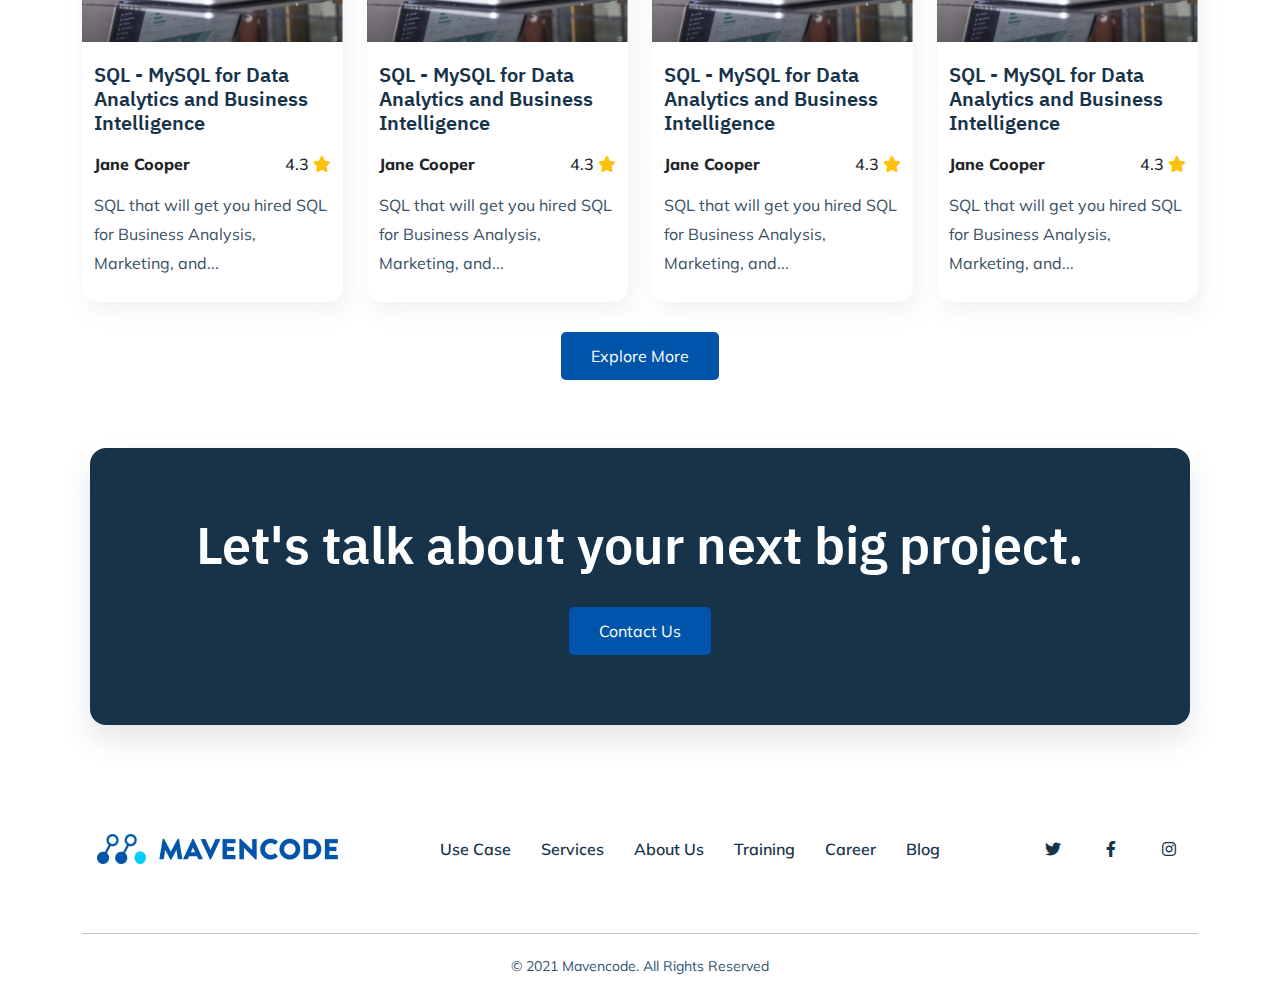
<file: training.html>
<!DOCTYPE html>
<html lang="en">

<head>
    <!-- Required meta tags -->
    <meta charset="UTF-8">
    <meta name="viewport" content="width=device-width, initial-scale=1.0">

	<title>Mavencode</title>

    <!-- Links of CSS file -->
    <link rel="stylesheet" href="assets/css/bootstrap.min.css">
	<link rel="stylesheet" href="assets/css/fontawesome.min.css">
    <link rel="stylesheet" href="assets/css/owl.carousel.min.css">
    <link rel="stylesheet" href="assets/css/owl.theme.default.min.css">
    <link rel="stylesheet" href="assets/css/meanmenu.css">
	<link rel="stylesheet" href="assets/css/magnific-popup.css">
	<link rel="stylesheet" href="assets/css/style.css">
	<link rel="stylesheet" href="assets/css/responsive.css">
</head>

<body>
    <!--header section start-->
    <header class="header-area home1-header" id="home1-header">
        <div class="header-menu">
            <div class="sticky-menu bgcolor">
                <div class="navbar-area">
                    <!-- Menu For Mobile Device -->
                    <div class="container">
                        <div class="tab-nab">
                            <div class="mobile-nav">
                                <a href="index.html" class="logo">
                                    <img src="assets/images/logo.png" alt="image">
								</a>
								<a href="contact.html" class="cta-btn small-device-menu-btn">Contact Us</a>
							</div>
						</div>
					</div>
                    <!-- Menu For Desktop Device -->
                    <div class="main-nav">
                        <div class="container">
                            <nav class="navbar navbar-expand-md navbar-light m-auto">
                                <a class="navbar-brand" href="index.html">
                                   <img src="assets/images/logo.png" alt="image">
								</a>
                                <div class="collapse navbar-collapse mean-menu align-items-center" id="navbarSupportedContent">
                                    <ul class="navbar-nav nav-ul  ml-auto">
										<li class="nav-item mobile-logo">
											<a href="index.html"><img src="assets/images/logo.png"  alt="image"></a>
										</li>
										<li class="nav-item">
											<a href="use-case.html" class="nav-link menu-items">Use Case</a>
										</li>
										<li class="nav-item">
											<a href="service.html" class="nav-link menu-items">Services</a>
										</li>
										<li class="nav-item">
											<a href="about.html" class="nav-link menu-items">About Us</a>
										</li>
										<li class="nav-item">
											<a href="training.html" class="nav-link menu-items active">Training</a>
										</li>
										<li class="nav-item">
											<a href="career.html" class="nav-link menu-items">Career</a>
										</li>
										<li class="nav-item">
											<a href="blog.html" class="nav-link menu-items">Blog</a>
										</li>
										<!-- <li class="nav-item right-menu">
											<a href="contact.html" class="cta-btn">Contact Us</a>
										</li> -->
									</ul>
									<div class="right-menu">
										<a href="contact.html" class="cta-btn">Contact Us</a>
									</div>	
								</div>
                            </nav>
                        </div>
					</div>
				</div>
			</div>
		</div>
    </header>
	<!--header section end-->		

	<div class="training-hero-section">
		<div class="training-hero">
			<div class="container">
				<div class="text-content">
					<div class="hero-title-wrap">
						<h2 class="hero-title">Improve Your Skills with Maven Code</h2>
					</div>
					<div class="text-content-inner">
						<div class="dropdown-modal">
							<div class="dropdown">
								<button class="btn btn-secondary  drp-btn" type="button" id="dropdownMenuButton1" data-bs-toggle="dropdown" aria-expanded="false">
									AI & ML Framework & Model <span><i class="fa-solid fa-chevron-down"></i></span>
								</button>
								<ul class="dropdown-menu left-drpdown" aria-labelledby="dropdownMenuButton1">
								  <li><a class="dropdown-item" href="#">Action</a></li>
								  <li><a class="dropdown-item" href="#">Another action</a></li>
								  <li><a class="dropdown-item" href="#">Something else here</a></li>
								</ul>
							</div>
						</div>
						<div class="search-bar">
							<form class="d-flex">
								<input class="form-control bar me-2" type="search" placeholder="Search for Course" aria-label="Search">
								<button class="btn btn-outline-success " type="submit"><i class="fa-solid fa-magnifying-glass"></i></button>
							</form>
						</div>
					</div>
				</div>
			</div>

			
		</div>
	</div>

	<div class="container training-hero-section">		
		<div class="all-cards">
			<div class="row">
				<div class="col-lg-3 col-md-4 col-sm-6 col-12">
					<div class="single-card">
						<img src="assets/images/training/1.jpg" alt="img">
						<div class="text-content">
							<h5><a href="training-details.html">SQL - MySQL for Data Analytics and Business Intelligence</a></h5>

							<div class="review">
								<span class="name">Jane Cooper</span>
								<span>4.3 <i class="fa-solid fa-star"></i></span>
							</div>
							<p>SQL that will get you hired – SQL for Business Analysis, Marketing, and...</p>
						</div>
					</div>
				</div>
				<div class="col-lg-3 col-md-4 col-sm-6 col-12">
					<div class="single-card">
						<img src="assets/images/training/1.jpg" alt="img">
						<div class="text-content">
							<h5><a href="training-details.html">SQL - MySQL for Data Analytics and Business Intelligence</a></h5>

							<div class="review">
								<span class="name">Jane Cooper</span>
								<span>4.3 <i class="fa-solid fa-star"></i></span>
							</div>
							<p>SQL that will get you hired  SQL for Business Analysis, Marketing, and...</p>
						</div>
					</div>
				</div>
				<div class="col-lg-3 col-md-4 col-sm-6 col-12">
					<div class="single-card">
						<img src="assets/images/training/1.jpg" alt="img">
						<div class="text-content">
							<h5><a href="training-details.html">SQL - MySQL for Data Analytics and Business Intelligence</a></h5>

							<div class="review">
								<span class="name">Jane Cooper</span>
								<span>4.3 <i class="fa-solid fa-star"></i></span>
							</div>
							<p>SQL that will get you hired   SQL for Business Analysis, Marketing, and...</p>
						</div>
					</div>
				</div>
				<div class="col-lg-3 col-md-4 col-sm-6 col-12">
					<div class="single-card">
						<img src="assets/images/training/1.jpg" alt="img">
						<div class="text-content">
							<h5><a href="training-details.html">SQL - MySQL for Data Analytics and Business Intelligence</a></h5>

							<div class="review">
								<span class="name">Jane Cooper</span>
								<span>4.3 <i class="fa-solid fa-star"></i></span>
							</div>
							<p>SQL that will get you hired  SQL for Business Analysis, Marketing, and...</p>
						</div>
					</div>
				</div>
				<div class="col-lg-3 col-md-4 col-sm-6 col-12">
					<div class="single-card">
						<img src="assets/images/training/1.jpg" alt="img">
						<div class="text-content">
							<h5><a href="training-details.html">SQL - MySQL for Data Analytics and Business Intelligence</a></h5>

							<div class="review">
								<span class="name">Jane Cooper</span>
								<span>4.3 <i class="fa-solid fa-star"></i></span>
							</div>
							<p>SQL that will get you hired  SQL for Business Analysis, Marketing, and...</p>
						</div>
					</div>
				</div>
				<div class="col-lg-3 col-md-4 col-sm-6 col-12">
					<div class="single-card">
						<img src="assets/images/training/1.jpg" alt="img">
						<div class="text-content">
							<h5><a href="training-details.html">SQL - MySQL for Data Analytics and Business Intelligence</a></h5>

							<div class="review">
								<span class="name">Jane Cooper</span>
								<span>4.3 <i class="fa-solid fa-star"></i></span>
							</div>
							<p>SQL that will get you hired  SQL for Business Analysis, Marketing, and...</p>
						</div>
					</div>
				</div>
				<div class="col-lg-3 col-md-4 col-sm-6 col-12">
					<div class="single-card">
						<img src="assets/images/training/1.jpg" alt="img">
						<div class="text-content">
							<h5><a href="training-details.html">SQL - MySQL for Data Analytics and Business Intelligence</a></h5>

							<div class="review">
								<span class="name">Jane Cooper</span>
								<span>4.3 <i class="fa-solid fa-star"></i></span>
							</div>
							<p>SQL that will get you hired  SQL for Business Analysis, Marketing, and...</p>
						</div>
					</div>
				</div>
				<div class="col-lg-3 col-md-4 col-sm-6 col-12">
					<div class="single-card">
						<img src="assets/images/training/1.jpg" alt="img">
						<div class="text-content">
							<h5><a href="training-details.html">SQL - MySQL for Data Analytics and Business Intelligence</a></h5>

							<div class="review">
								<span class="name">Jane Cooper</span>
								<span>4.3 <i class="fa-solid fa-star"></i></span>
							</div>
							<p>SQL that will get you hired  SQL for Business Analysis, Marketing, and...</p>
						</div>
					</div>
				</div>
				<div class="col-lg-3 col-md-4 col-sm-6 col-12">
					<div class="single-card">
						<img src="assets/images/training/1.jpg" alt="img">
						<div class="text-content">
							<h5><a href="training-details.html">SQL - MySQL for Data Analytics and Business Intelligence</a></h5>

							<div class="review">
								<span class="name">Jane Cooper</span>
								<span>4.3 <i class="fa-solid fa-star"></i></span>
							</div>
							<p>SQL that will get you hired  SQL for Business Analysis, Marketing, and...</p>
						</div>
					</div>
				</div>
				<div class="col-lg-3 col-md-4 col-sm-6 col-12">
					<div class="single-card">
						<img src="assets/images/training/1.jpg" alt="img">
						<div class="text-content">
							<h5><a href="training-details.html">SQL - MySQL for Data Analytics and Business Intelligence</a></h5>

							<div class="review">
								<span class="name">Jane Cooper</span>
								<span>4.3 <i class="fa-solid fa-star"></i></span>
							</div>
							<p>SQL that will get you hired  SQL for Business Analysis, Marketing, and...</p>
						</div>
					</div>
				</div>
				<div class="col-lg-3 col-md-4 col-sm-6 col-12">
					<div class="single-card">
						<img src="assets/images/training/1.jpg" alt="img">
						<div class="text-content">
							<h5><a href="training-details.html">SQL - MySQL for Data Analytics and Business Intelligence</a></h5>

							<div class="review">
								<span class="name">Jane Cooper</span>
								<span>4.3 <i class="fa-solid fa-star"></i></span>
							</div>
							<p>SQL that will get you hired  SQL for Business Analysis, Marketing, and...</p>
						</div>
					</div>
				</div>
				<div class="col-lg-3 col-md-4 col-sm-6 col-12">
					<div class="single-card">
						<img src="assets/images/training/1.jpg" alt="img">
						<div class="text-content">
							<h5><a href="training-details.html">SQL - MySQL for Data Analytics and Business Intelligence</a></h5>

							<div class="review">
								<span class="name">Jane Cooper</span>
								<span>4.3 <i class="fa-solid fa-star"></i></span>
							</div>
							<p>SQL that will get you hired  SQL for Business Analysis, Marketing, and...</p>
						</div>
					</div>
				</div>

				<div class="button">
					<a href="contact.html" class="cta-btn">Explore More</a>
				</div>
			</div>
		</div>
	</div>
	

	<div class="footer-section pb-70">
		<div class="container">
			<div class="contact-section ">
				<div class="contact-box">
					<h2>Let's talk about your next big project.</h2>
					<a href="contact.html" class="cta-btn">Contact Us</a>
				</div>
			</div>

			<ul class="main-ul pb-60">
				<li><a href="index.html" class="logo"><img src="assets/images/logo.png" alt="logo"></a></li>

				<li class="middle-li">
					<ul class="footer-ul">
						<li><a href="use-case.html">Use Case</a></li>
						<li><a href="service.html">Services</a></li>
						<li><a href="about.html">About Us</a></li>
						<li><a href="training.html">Training</a></li>
						<li><a href="#">Career</a></li>
						<li><a href="blog.html">Blog</a></li>
					</ul>
				</li>

				<li>
					<ul class="social-items">
						<li><a href="#"><i class="fab fa-twitter"></i></a></li>
						<li><a href="#"><i class="fab fa-facebook-f"></i></a></li>
						<li><a href="#"><i class="fab fa-instagram"></i></a></li>	
					</ul>
				</li>
			</ul>
		</div>
	</div>

	<div class="copyright-section">
		<div class="container">
			<div class="copyright-text">
				<p>© 2021 Mavencode. All Rights Reserved</p>
			</div>
		</div>
	</div>

    <div class="gotopbtn"><i class="fas fa-hand-point-up"></i></div>

	<!-- Links of JS file -->
	<script src="assets/js/jquery.min.js"></script>
	<script src="assets/js/bootstrap.bundle.min.js"></script>
	<script src="assets/js/appear.min.js"></script>
	<script src="assets/js/owl.carousel.min.js"></script>
	<script src="assets/js/jquery.magnific-popup.min.js"></script>
	<script src="assets/js/mean-menu.js"></script>
	<script src="assets/js/main.js"></script>
</body>

</html>
</file>
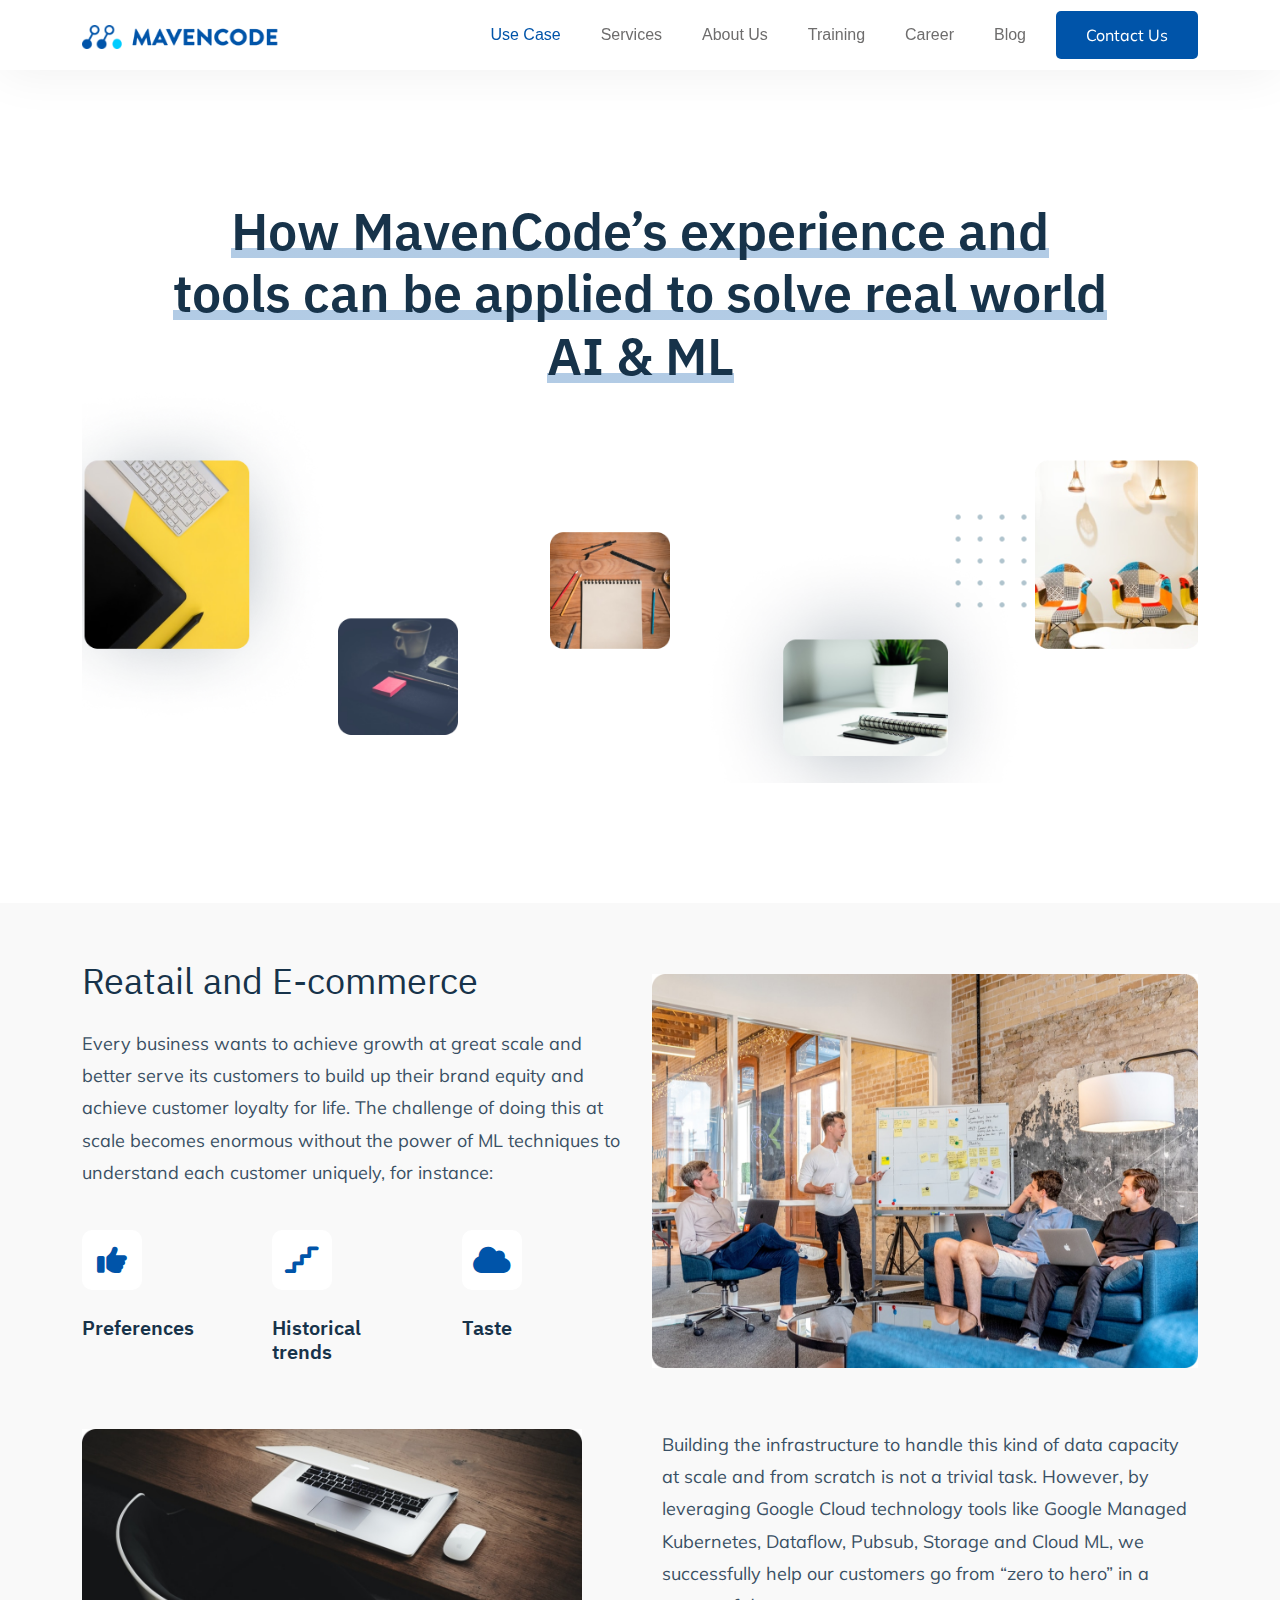
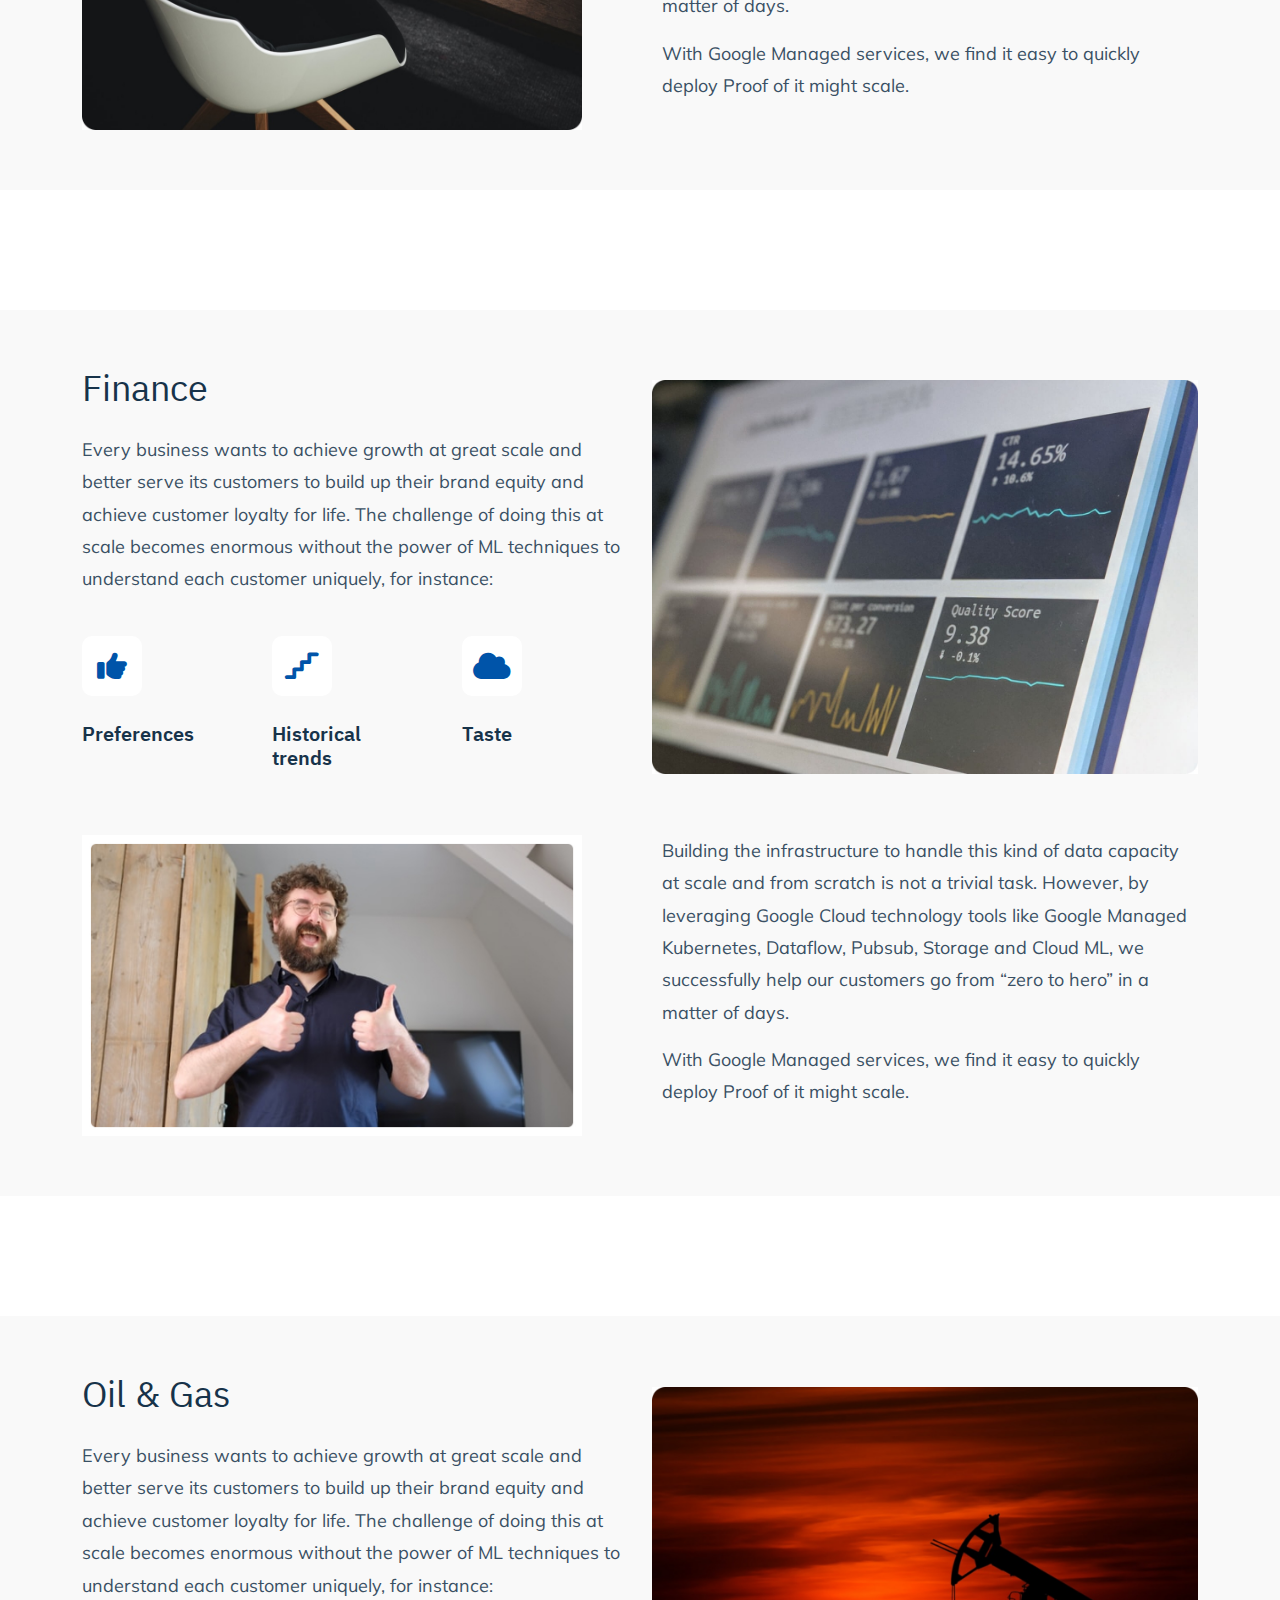
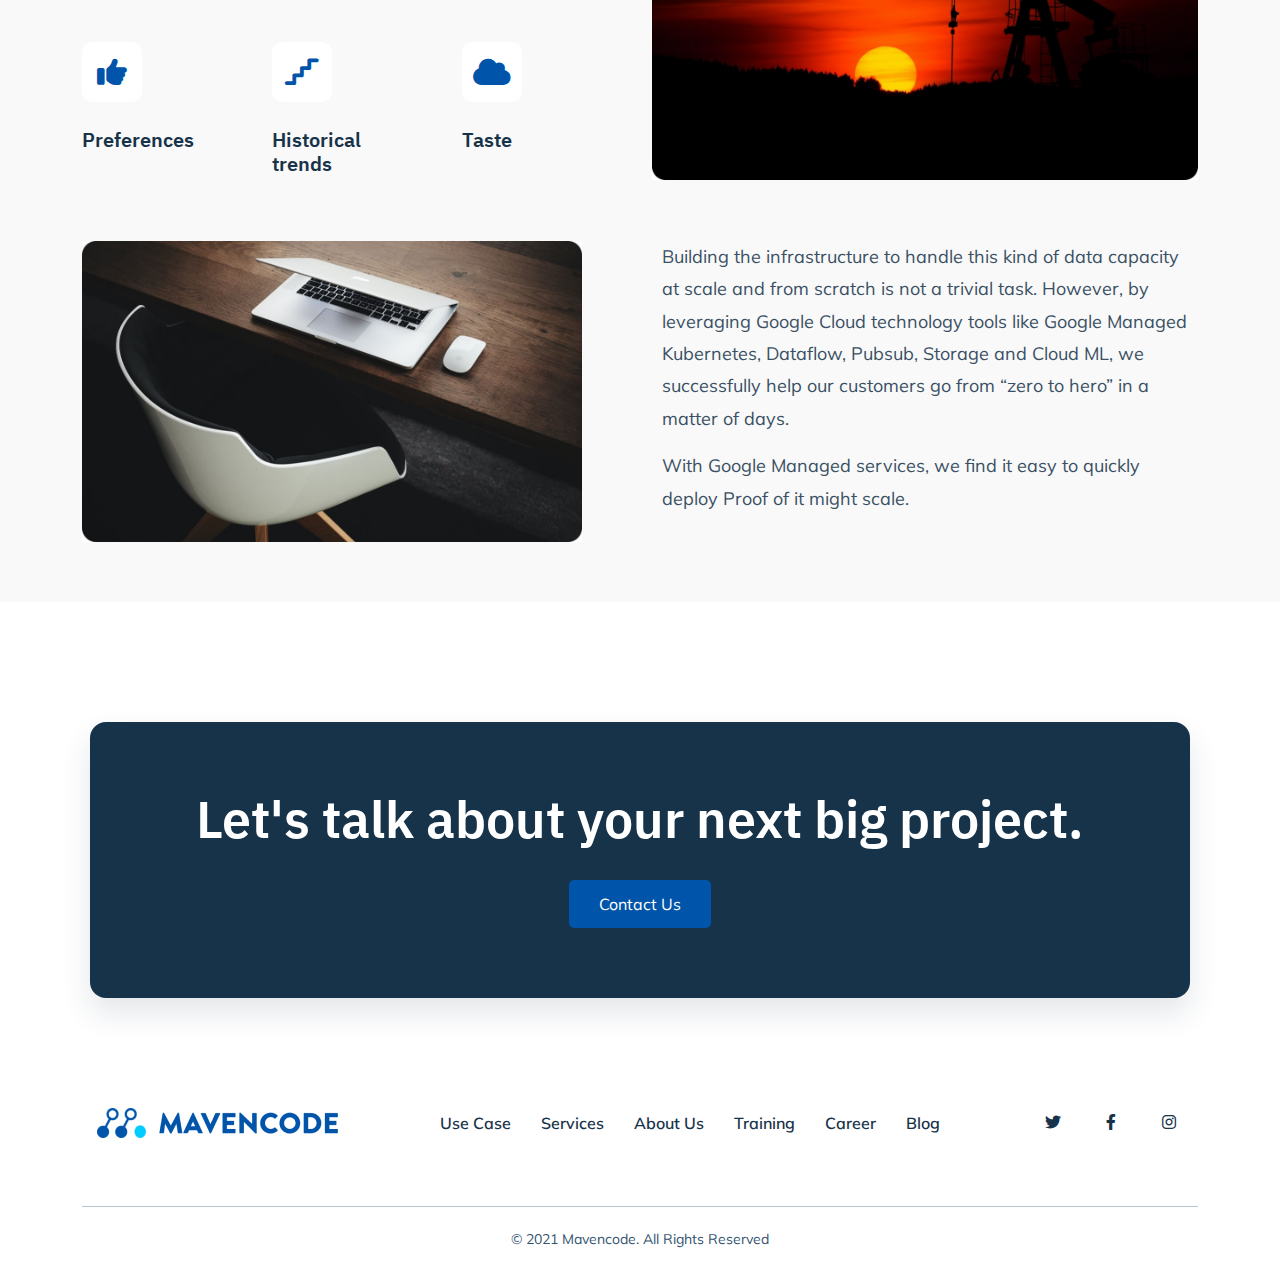
<file: use-case.html>
<!DOCTYPE html>
<html lang="en">

<head>
    <!-- Required meta tags -->
    <meta charset="UTF-8">
    <meta name="viewport" content="width=device-width, initial-scale=1.0">

	<title>Mavencode</title>

    <!-- Links of CSS file -->
	<link rel="stylesheet" href="assets/css/bootstrap.min.css">
	<link rel="stylesheet" href="assets/css/fontawesome.min.css">
    <link rel="stylesheet" href="assets/css/owl.carousel.min.css">
    <link rel="stylesheet" href="assets/css/owl.theme.default.min.css">
    <link rel="stylesheet" href="assets/css/meanmenu.css">
	<link rel="stylesheet" href="assets/css/magnific-popup.css">
	<link rel="stylesheet" href="assets/css/style.css">
	<link rel="stylesheet" href="assets/css/responsive.css">
</head>

<body>
    <!--header section start-->
    <header class="header-area home1-header" id="home1-header">
        <div class="header-menu">
            <div class="sticky-menu bgcolor">
                <div class="navbar-area">
                    <!-- Menu For Mobile Device -->
                    <div class="container">
                        <div class="tab-nab">
                            <div class="mobile-nav">
                                <a href="index.html" class="logo">
                                    <img src="assets/images/logo.png" alt="image">
								</a>
								<a href="contact.html" class="cta-btn small-device-menu-btn">Contact Us</a>
							</div>
						</div>
					</div>
                    <!-- Menu For Desktop Device -->
                    <div class="main-nav">
                        <div class="container">
                            <nav class="navbar navbar-expand-md navbar-light m-auto">
                                <a class="navbar-brand" href="index.html">
                                   <img src="assets/images/logo.png" alt="image">
								</a>
                                <div class="collapse navbar-collapse mean-menu align-items-center" id="navbarSupportedContent">
                                    <ul class="navbar-nav nav-ul  ml-auto">
										<li class="nav-item mobile-logo">
											<a href="index.html"><img src="assets/images/logo.png"  alt="image"></a>
										</li>
										<li class="nav-item">
											<a href="use-case.html" class="nav-link menu-items active">Use Case</a>
										</li>
										<li class="nav-item">
											<a href="service.html" class="nav-link menu-items">Services</a>
										</li>
										<li class="nav-item">
											<a href="about.html" class="nav-link menu-items">About Us</a>
										</li>
										<li class="nav-item">
											<a href="training.html" class="nav-link menu-items">Training</a>
										</li>
										<li class="nav-item">
											<a href="career.html" class="nav-link menu-items">Career</a>
										</li>
										<li class="nav-item">
											<a href="blog.html" class="nav-link menu-items">Blog</a>
										</li>
										<!-- <li class="nav-item right-menu">
											<a href="contact.html" class="cta-btn">Contact Us</a>
										</li> -->
									</ul>
									<div class="right-menu">
										<a href="contact.html" class="cta-btn">Contact Us</a>
									</div>	
								</div>
                            </nav>
                        </div>
					</div>
				</div>
			</div>
		</div>
    </header>
	<!--header section end-->	

	<div class="use-case-hero-section pb-120">
		<div class="container">
			<div class="use-case-content">
				<div class="title">
					<div class="hero-title-wrap">
						<h2 class="hero-title">How MavenCode’s experience and tools can be applied to solve real world AI & ML</h2>
					</div>
				</div>
				<div class="images">
					<img src="assets/images/use-case/6.png" class="img-6" alt="image">
				</div>
			</div>
		</div>
	</div>

	<div class="retail-section pt-60 pb-60 mb-120">
		<div class="container">
			<div class="single-row">
				<div class="row align-items-center">
					<div class="col-lg-6 col-md-12 col-sm-12 col-12">
						<div class="left-content">
							<h3>Reatail and E-commerce</h3>
							<p>Every business wants to achieve growth at great scale and better serve its customers to build up their brand equity and achieve customer loyalty for life. The challenge of doing this at scale becomes enormous without the power of ML techniques to understand each customer uniquely, for instance:</p>
							
							<div class="row retail-cards">
								<div class="col-lg-4 col-md-4 col-sm-4 col-6">
									<div class="retail-card">
										<div class="icon">
											<i class="fa-solid fa-thumbs-up"></i>
										</div>
										<h5>Preferences</h5>
									</div>
								</div>
								<div class="col-lg-4 col-md-4 col-sm-4 col-6">
									<div class="retail-card">
										<div class="icon">
											<i class="fa-solid fa-stairs"></i>
										</div>
										<h5>Historical trends</h5>
									</div>
								</div>
								<div class="col-lg-4 col-md-4 col-sm-4 col-6">
									<div class="retail-card">
										<div class="icon">
											<i class="fa-solid fa-cloud"></i>
										</div>
										<h5>Taste</h5>
									</div>
								</div>
							</div>
						</div>
					</div>
					<div class="col-lg-6 col-md-12 col-sm-12 col-12">
						<div class="right-content">
							<img src="assets/images/use-case/8.jpg" alt="img">
						</div>
					</div>
				</div>
			</div>
			<div class="row">
				<div class="col-lg-6 col-md-12 col-sm-12 col-12">
					<div class="left-img-content">
						<img src="assets/images/use-case/10.jpg" class="img-1" alt="image">
					</div>
				</div>
				<div class="col-lg-6 col-md-12 col-sm-12 col-12">
					<div class="right-text-content">
						<!-- <img src="assets/images/retail/2.jpg" alt="img"> -->
						<div class="p-text">
							<p>Building the infrastructure to handle this kind of data capacity at scale and from scratch is not a trivial task. However, by leveraging Google Cloud technology tools like Google Managed Kubernetes, Dataflow, Pubsub, Storage and Cloud ML, we successfully help our customers go from “zero to hero” in a matter of days. </p>
							<p>With Google Managed services, we find it easy to quickly deploy Proof of it might scale.</p>
						</div>
					</div>
				</div>
			</div>
		</div>
	</div>

	<div class="retail-section pt-60 pb-60 mb-120">
		<div class="container">
			<div class="single-row">
				<div class="row align-items-center">
					<div class="col-lg-6 col-md-12 col-sm-12 col-12">
						<div class="left-content">
							<h3>Finance</h3>
							<p>Every business wants to achieve growth at great scale and better serve its customers to build up their brand equity and achieve customer loyalty for life. The challenge of doing this at scale becomes enormous without the power of ML techniques to understand each customer uniquely, for instance:</p>
							
							<div class="row retail-cards">
								<div class="col-lg-4 col-md-4 col-sm-4 col-6">
									<div class="retail-card">
										<div class="icon">
											<i class="fa-solid fa-thumbs-up"></i>
										</div>
										<h5>Preferences</h5>
									</div>
								</div>
								<div class="col-lg-4 col-md-4 col-sm-4 col-6">
									<div class="retail-card">
										<div class="icon">
											<i class="fa-solid fa-stairs"></i>
										</div>
										<h5>Historical trends</h5>
									</div>
								</div>
								<div class="col-lg-4 col-md-4 col-sm-4 col-6">
									<div class="retail-card">
										<div class="icon">
											<i class="fa-solid fa-cloud"></i>
										</div>
										<h5>Taste</h5>
									</div>
								</div>
							</div>
						</div>
					</div>
					<div class="col-lg-6 col-md-12 col-sm-12 col-12">
						<div class="right-content">
							<img src="assets/images/retail/2.jpg" alt="img">
						</div>
					</div>
				</div>
			</div>
			<div class="row">
				<div class="col-lg-6 col-md-12 col-sm-12 col-12">
					<div class="left-img-content">
						<img src="assets/images/use-case/7.jpg" class="img-1" alt="image">
					</div>
				</div>
				<div class="col-lg-6 col-md-12 col-sm-12 col-12">
					<div class="right-text-content">
						<!-- <img src="assets/images/retail/2.jpg" alt="img"> -->
						<div class="p-text">
							<p>Building the infrastructure to handle this kind of data capacity at scale and from scratch is not a trivial task. However, by leveraging Google Cloud technology tools like Google Managed Kubernetes, Dataflow, Pubsub, Storage and Cloud ML, we successfully help our customers go from “zero to hero” in a matter of days. </p>
							<p>With Google Managed services, we find it easy to quickly deploy Proof of it might scale.</p>
						</div>
					</div>
				</div>
			</div>
		</div>
	</div>

	<div class="retail-section pt-60 pb-60 mb-120">
		<div class="container">
			<div class="single-row">
				<div class="row align-items-center">
					<div class="col-lg-6 col-md-12 col-sm-12 col-12">
						<div class="left-content">
							<h3>Oil & Gas</h3>
							<p>Every business wants to achieve growth at great scale and better serve its customers to build up their brand equity and achieve customer loyalty for life. The challenge of doing this at scale becomes enormous without the power of ML techniques to understand each customer uniquely, for instance:</p>
							
							<div class="row retail-cards">
								<div class="col-lg-4 col-md-4 col-sm-4 col-6">
									<div class="retail-card">
										<div class="icon">
											<i class="fa-solid fa-thumbs-up"></i>
										</div>
										<h5>Preferences</h5>
									</div>
								</div>
								<div class="col-lg-4 col-md-4 col-sm-4 col-6">
									<div class="retail-card">
										<div class="icon">
											<i class="fa-solid fa-stairs"></i>
										</div>
										<h5>Historical trends</h5>
									</div>
								</div>
								<div class="col-lg-4 col-md-4 col-sm-4 col-6">
									<div class="retail-card">
										<div class="icon">
											<i class="fa-solid fa-cloud"></i>
										</div>
										<h5>Taste</h5>
									</div>
								</div>
							</div>
						</div>
					</div>
					<div class="col-lg-6 col-md-12 col-sm-12 col-12">
						<div class="right-content">
							<img src="assets/images/use-case/9.jpg" alt="img">
						</div>
					</div>
				</div>
			</div>
			<div class="row">
				<div class="col-lg-6 col-md-12 col-sm-12 col-12">
					<div class="left-img-content">
						<img src="assets/images/retail/1.jpg" class="img-1" alt="image">
					</div>
				</div>
				<div class="col-lg-6 col-md-12 col-sm-12 col-12">
					<div class="right-text-content">
						<!-- <img src="assets/images/retail/2.jpg" alt="img"> -->
						<div class="p-text">
							<p>Building the infrastructure to handle this kind of data capacity at scale and from scratch is not a trivial task. However, by leveraging Google Cloud technology tools like Google Managed Kubernetes, Dataflow, Pubsub, Storage and Cloud ML, we successfully help our customers go from “zero to hero” in a matter of days. </p>
							<p>With Google Managed services, we find it easy to quickly deploy Proof of it might scale.</p>
						</div>
					</div>
				</div>
			</div>
		</div>
	</div>

	<div class="footer-section pb-70">
		<div class="container">
			<div class="contact-section ">
				<div class="contact-box">
					<h2>Let's talk about your next big project.</h2>
					<a href="contact.html" class="cta-btn">Contact Us</a>
				</div>
			</div>

			<ul class="main-ul pb-60">
				<li><a href="index.html" class="logo"><img src="assets/images/logo.png" alt="logo"></a></li>

				<li class="middle-li">
					<ul class="footer-ul">
						<li><a href="use-case.html">Use Case</a></li>
						<li><a href="service.html">Services</a></li>
						<li><a href="about.html">About Us</a></li>
						<li><a href="training.html">Training</a></li>
						<li><a href="#">Career</a></li>
						<li><a href="blog.html">Blog</a></li>
					</ul>
				</li>

				<li>
					<ul class="social-items">
						<li><a href="#"><i class="fab fa-twitter"></i></a></li>
						<li><a href="#"><i class="fab fa-facebook-f"></i></a></li>
						<li><a href="#"><i class="fab fa-instagram"></i></a></li>	
					</ul>
				</li>
			</ul>
		</div>
	</div>

	<div class="copyright-section">
		<div class="container">
			<div class="copyright-text">
				<p>© 2021 Mavencode. All Rights Reserved</p>
			</div>
		</div>
	</div>

    <div class="gotopbtn"><i class="fas fa-hand-point-up"></i></div>

	<!-- Links of JS file -->
	<script src="assets/js/jquery.min.js"></script>
	<script src="assets/js/bootstrap.bundle.min.js"></script>
	<script src="assets/js/appear.min.js"></script>
	<script src="assets/js/owl.carousel.min.js"></script>
	<script src="assets/js/jquery.magnific-popup.min.js"></script>
	<script src="assets/js/mean-menu.js"></script>
	<script src="assets/js/main.js"></script>
</body>

</html>
</file>
<file: assets/css/meanmenu.css>
@import url('https://fonts.googleapis.com/css2?family=Open+Sans:wght@400;600;700&family=Rubik:wght@400;500;600;700&display=swap');

body {
    padding: 0;
    margin: 0;
    font-size: 16px;
}

a.meanmenu-reveal {
	display: none;
}

/* when under viewport size, .mean-container is added to body */
.mean-container .mean-bar {
	float: left;
	width: 100%;
	position: absolute;
	background: transparent;
	padding: 20px 0 0;
	z-index: 999;
	height: 55px;
}
.mean-container .mean-nav .nav-ul{
    overflow-y: auto;
    height: auto;
}
.mean-container a.meanmenu-reveal {
	width: 35px;
	height: 30px;
	padding: 12px 15px 0 0;
	position: absolute;
	right: 0;
	cursor: pointer;
	text-decoration: none;
	font-size: 16px;
	text-indent: -9999em;
	line-height: 22px;
	font-size: 1px;
	display: block;
	font-weight: 700;
}
.mean-container a.meanmenu-reveal span {
	display: block;
	height: 4px;
    margin-top: 3px;
    border-radius: 3px;
}
.mean-container .mean-nav {
	float: left;
	width: 100%;
	margin-top: 76px;
}
.mean-container .mean-nav ul {
	padding: 0;
	margin: 0;
	width: 100%;
	border: none;
	list-style-type: none;
}
.mean-container .mean-nav ul li {
	position: relative;
	float: left;
	width: 100%;
}
.mean-container .mean-nav ul li a {
	display: block;
	float: left;
	width: 90%;
	padding: 1em 5%;
	margin: 0;
	text-align: left;
	text-decoration: none;
}
.mean-container .mean-nav ul li li a {
	width: 80%;
	padding: 1em 10%;
	opacity: 1;
	filter: alpha(opacity=75);
	text-shadow: none !important;
	visibility: visible;
	text-transform: none;
	font-size: 14px;
}
.mean-container .mean-nav ul li.mean-last a {
	border-bottom: none;
	margin-bottom: 0;
}
.mean-container .mean-nav ul li li li a {
	width: 70%;
	padding: 1em 15%;
}
.mean-container .mean-nav ul li li li li a {
	width: 60%;
	padding: 1em 20%;
}
.mean-container .mean-nav ul li li li li li a {
	width: 50%;
	padding: 1em 25%;
}
.mean-container .mean-nav ul li a.mean-expand {
	margin-top: 3px;
	width: 100%;
	height: 24px;
	padding: 12px !important;
	text-align: right ;
	position: absolute;
	right: 0;
	top: 0;
	z-index: 2;
	font-weight: 700;
	background: transparent;
	border: none !important;
}
.mean-container .mean-push {
	float: left;
	width: 100%;
	padding: 0;
	margin: 0;
	clear: both;
}
.mean-nav .wrapper {
	width: 100%;
	padding: 0;
	margin: 0;
}

/* Fix for box sizing on Foundation Framework etc. */
.mean-container .mean-bar, .mean-container .mean-bar * {
	-webkit-box-sizing: content-box;
	-moz-box-sizing: content-box;
	box-sizing: content-box;
}
.mean-remove {
	display: none !important;
}
.tab-nab{
    display: none;
}
.mobile-nav {
    display: none;
}
.small-device-search{
	display: none;
}
.main-nav {
    position: absolute;
    left: 0;
    width: 100%;
    z-index: 0;
	height: auto;
}

.mean-nav .dropdown-toggle::after {
	display: none;
}
.navbar-light .navbar-brand, .navbar-light .navbar-brand:hover {
    font-weight: bold;
    text-transform: uppercase;
}
.main-nav nav ul {
    padding: 0;
    margin: 0;
    list-style-type: none;
}
.main-nav nav .navbar-nav .nav-item {
    position: relative;
	padding: 15px 0;
	margin: 0 12px;
}
.main-nav nav .navbar-nav .nav-item i.fa.fa-angle-down{
	font-size: 13px;
	position: absolute;
	top: 20px;
	margin-left: 5px;
}
.main-nav nav .navbar-nav .nav-item a {
    font-weight: 400;
    font-size: 16px;
    padding-left: 0;
    padding-right: 0;
    padding-top: 0;
    padding-bottom: 0;
	margin-left: 8px;
    margin-right: 8px;
	font-family: 'Roboto', sans-serif;
	transition: all 0.5s;
}

.main-nav nav .navbar-nav .nav-item .dropdown-menu {
    -webkit-box-shadow: 0 0 30px 0 rgba(0, 0, 0, 0.05);
            box-shadow: 0 0 30px 0 rgba(0, 0, 0, 0.05);
    position: absolute;
    top: 80px;
    left: 0;
    width: 230px;
    z-index: 99;
    display: block;
    padding-top: 20px;
    padding-left: 5px;
    padding-right: 5px;
    padding-bottom: 20px;
    opacity: 0;
    visibility: hidden;
    -webkit-transition: all 0.3s ease-in-out;
    transition: all 0.5s ease-in-out;
}
.main-nav nav .navbar-nav .nav-item .dropdown-menu li {
    position: relative;
    padding: 0;
}
.main-nav nav .navbar-nav .nav-item .dropdown-menu li a {
    font-size: 15px;
    font-weight: 500;
    padding: 9px 15px;
    margin: 0;
	display: block;
    font-family: 'Roboto', sans-serif;
}
/* .main-nav nav .navbar-nav .nav-item .dropdown-menu li a:hover, 
.main-nav nav .navbar-nav .nav-item .dropdown-menu li a:focus, 
.main-nav nav .navbar-nav .nav-item .dropdown-menu li a.active {
    color: #21CDC0;
} */
.main-nav nav .navbar-nav .nav-item .dropdown-menu li .dropdown-menu {
    position: absolute;
    left: -100%;
    top: 0;
    opacity: 0 !important;
    visibility: hidden !important;
}
.main-nav nav .navbar-nav .nav-item .dropdown-menu li:hover .dropdown-menu {
    opacity: 1 !important;
    visibility: visible !important;
    top: -20px !important;
}
.main-nav nav .navbar-nav .nav-item .dropdown-menu li .dropdown-menu li .dropdown-menu {
    position: absolute;
    left: -100%;
    top: 0;
    opacity: 0 !important;
    visibility: hidden !important;
}
.main-nav nav .navbar-nav .nav-item .dropdown-menu li:hover .dropdown-menu li:hover .dropdown-menu {
    opacity: 1 !important;
    visibility: visible !important;
    top: -20px !important;
}
.main-nav nav .navbar-nav .nav-item .products{
	margin-left: 4px;
}
/* .main-nav nav .navbar-nav .nav-item .dropdown-menu li .dropdown-menu li a:hover, 
.main-nav nav .navbar-nav .nav-item .dropdown-menu li .dropdown-menu li a:focus, 
.main-nav nav .navbar-nav .nav-item .dropdown-menu li .dropdown-menu li a.active {
    color: #21CDC0;
}
.main-nav nav .navbar-nav .nav-item .dropdown-menu li:hover a {
    color:  #21CDC0;
} */
.main-nav nav .navbar-nav .nav-item:hover ul {
    opacity: 1;
    visibility: visible;
    top: 100%;
}
.main-nav nav .navbar-nav .nav-item:last-child .dropdown-menu {
    left: auto;
    right: 0;
}

/* Responsive Style */
@media only screen and (max-width: 991px) {
    .tab-nab {
        display: block;
        position: relative;
		height: 76px;
	}
	.sticky-menu{
		width: 100%;
	}
    .mobile-nav{
        display: block;
        position: relative;
	}
	.small-device-search{
		display: block;
	}
	i.fa.fa-angle-down{
		display: none;
	}
	i.fa.fa-angle-down.products {
		margin-left: 3px;
	}
    .mobile-nav .logo {
		text-decoration: none;
        position: absolute;
		top: 18px;
		left: 0;
        z-index: 999;
        font-weight: bold;
        text-transform: uppercase;
        font-size: 20px;
    }
    .mean-container .mean-bar {
        padding: 0;
    }
    .mean-container a.meanmenu-reveal {
        padding: 25px 5px 0 0;
    }
    .main-nav {
        display: none !important;
    }

}


/* All colors */
.mean-container .mean-nav .nav-ul{
	box-shadow: 1px 4px 5px 1px #aaa8a8;
}
.mean-container a.meanmenu-reveal {
    color: #252525;
}
.mean-container a.meanmenu-reveal span {
	background:#002155;
}
.mean-container .mean-nav {
	background: #ffffff;
}
.mean-container .mean-nav ul li a {
	border-top: 1px solid #DBEEFD;
}
.mean-container .mean-nav ul li li a {
	color: #677294;
	border-top: 1px solid #DBEEFD;
}
.mean-container .mean-nav ul li a.active {
    color:  #0054A9;
}
.mean-container .mean-nav ul li a:hover {
	background: #252525;
	background: rgba(255,255,255,0.1);
}
.mobile-nav.mean-container .mean-nav ul li a.active {
    color: #0054A9 !important;
}
.main-nav {
    background:  #FFF;
	box-shadow: 0px 4px 50px rgb(0 0 0 / 6%);
}
.navbar-light .navbar-brand, .navbar-light .navbar-brand:hover {
    color: #fff;
}
.main-nav nav .navbar-nav .nav-item i.fa.fa-angle-down{
	color: #6e6d6d;
}
.main-nav nav .navbar-nav .nav-item a {
    color: #6e6d6d;
}
.main-nav nav .navbar-nav .nav-item .dropdown-menu {
    box-shadow: 0 0 30px 0 rgba(0, 0, 0, 0.05);
    background: #fff;
    border-top: 3px solid #0054A9;
}
.main-nav nav .navbar-nav .nav-item .dropdown-menu li a {
	color: #252525;
}
.main-nav nav .navbar-nav .nav-item .dropdown-menu li .dropdown-menu li a {
    color: #ffffff;
}
.main-nav nav .navbar-nav .nav-item a:hover, .main-nav nav .navbar-nav .nav-item a.active {
    color: #0054A9 !important;
}

@media only screen and (max-width: 991px) {
    .tab-nab {
        background: #ffffff;
	}
	.sticky-menu{
		background: #ffffff;
	}
    .mobile-nav .logo {
        color: #fff;
    }
    .mean-container .mean-bar {
        background-color: #fff;
    }
}
</file>
<file: assets/css/style.css>
@charset "UTF-8";
/*
@File: Merk Template Styles

* This file contains the styling for the actual template, this
is the file you need to edit to change the look of the
template.

This files table contents are outlined below>>>>>

*******************************************
*******************************************



/*================================================
Default CSS
=================================================*/
@import url("https://fonts.googleapis.com/css2?family=IBM+Plex+Sans+KR:wght@400;500;600;700&display=swap");
@import url("https://fonts.googleapis.com/css2?family=Mulish:wght@400;500;600;700&family=Poppins:wght@400;500;600;700;800&display=swap");
:root {
  --titleFont: "IBM Plex Sans KR", sans-serif;
  --paragraphFont: "Mulish", sans-serif;
  --font-color: #395064;
  --black-color: #102537;
  --icon-color: #17334A;
  --white-color: #ffffff;
  --blue: #0054A9;
  --background-color: #F9F9F9;
  --nevy-blue: #17334A;
  --title-color: #17334A;
}

html {
  padding: 0;
  margin: 0;
  overflow-x: hidden;
}

body {
  font-family: var(--paragraphFont);
  font-size: 18px;
  overflow-x: hidden;
}

button:focus {
  outline: none;
  box-shadow: none;
  border-color: #ced4da;
}

.btn.focus, .btn:focus {
  outline: 0;
  box-shadow: none;
}

.form-control:focus {
  outline: none;
  box-shadow: none;
  border-color: #ced4da;
}

.form-select {
  box-shadow: none !important;
  outline: none !important;
  border: none !important;
}

.sticky-menu {
  position: fixed;
  left: 0;
  top: 0;
  width: 100%;
  z-index: 999;
}

.sticky {
  left: 0;
  margin: auto;
  position: fixed;
  top: 0;
  width: 100%;
  box-shadow: 0 0 60px 0 rgba(0, 0, 0, 0.07);
  -webkit-animation: fadeInDown 0.5s ease-in-out 0s 1 normal none running;
  animation: fadeInDown 0.5s ease-in-out 0s 1 normal none running;
  background: #fff;
  z-index: 999;
}
.sticky .main-nav nav .navbar-nav .nav-item {
  position: relative;
}

@-webkit-keyframes fadeInDown {
  0% {
    opacity: 0;
    -webkit-transform: translateY(-70px);
    transform: translateY(-70px);
  }
  100% {
    opacity: 1;
    -webkit-transform: translateY(0);
    transform: translateY(0);
  }
}
@keyframes fadeInDown {
  0% {
    opacity: 0;
    -webkit-transform: translateY(-70px);
    transform: translateY(-70px);
  }
  100% {
    opacity: 1;
    -webkit-transform: translateY(0);
    -ms-transform: translateY(0);
    transform: translateY(0);
  }
}
img {
  max-width: 100%;
  height: auto;
}

h1, h2, h3, h4, h5, h6 {
  margin: 0 0 17px;
  padding: 0;
  font-family: var(--font-color);
  margin-top: -4px;
  font-weight: 400;
  color: var(--title-color);
  font-family: var(--titleFont);
}

h1 {
  font-size: 62px;
  line-height: 72px;
  font-weight: 600;
}

h2 {
  font-size: 52px;
  font-weight: 600;
}

h3 {
  font-size: 36px;
}

h4 {
  font-size: 24px;
}

h5 {
  font-size: 20px;
  font-weight: 600;
}

p {
  font-size: 18px;
  margin-bottom: 15px;
  line-height: 1.8;
  color: var(--font-color);
}

p:last-child {
  margin-bottom: 0;
}

button {
  border: none;
  transition: all 0.6s;
}

a {
  text-decoration: none;
  color: var(--blackColor);
  transition: all 0.6s;
}

a:hover {
  text-decoration: none;
  color: var(--blackColor);
}

.table {
  margin-bottom: 0;
}

.mt-120 {
  margin-top: 120px;
}

.mb-120 {
  margin-bottom: 120px;
}

.mb-0 {
  margin-bottom: 0;
}

.mb-30 {
  margin-bottom: 30px;
}

.pt-50 {
  padding-top: 50px;
}

.pt-210 {
  padding-top: 210px;
}

.pb-140 {
  padding-bottom: 140px;
}

.pt-150 {
  padding-top: 150px;
}

.pt-120 {
  padding-top: 120px;
}

.pb-120 {
  padding-bottom: 120px;
}

.pt-60 {
  padding-top: 60px;
}

.pb-60 {
  padding-bottom: 60px;
}

.pb-250 {
  padding-bottom: 250px;
}

.pb-220 {
  padding-bottom: 220px;
}

.gotopbtn {
  position: fixed;
  width: 40px;
  height: 40px;
  background: var(--home1-main-color);
  bottom: 30px;
  right: 30px;
  border-radius: 10px;
  text-align: center;
  text-decoration: none;
  line-height: 40px;
  cursor: pointer;
  z-index: 10000;
  visibility: hidden;
  opacity: 0;
  transition: 0.5s;
}
.gotopbtn i {
  color: var(--white-color);
}

.gotopbtn.active {
  visibility: visible;
  opacity: 1;
  border: 2px solid var(--greenColor);
}

.custom-card {
  transition: all 0.7s;
}

ul {
  margin-bottom: 0;
  padding-left: 0;
}
ul li {
  list-style: none;
}

/*================================================
Buttons
=================================================*/
button {
  border: none;
  transition: all 0.7s;
}

.cta-btn {
  position: relative;
  font-size: 16px;
  padding: 12px 30px;
  border-radius: 5px;
  display: inline-block;
  background: var(--blue);
  color: var(--white-color);
}

.cta-btn:hover {
  color: var(--white-color);
}

/*================================================
Home 1
=================================================*/
#home1-header .mean-container .mean-nav ul li a.active {
  color: #21CDC0;
}
#home1-header .main-nav nav .navbar-nav .nav-item a:hover,
#home1-header .main-nav nav .navbar-nav .nav-item a.active {
  color: #21CDC0;
}
#home1-header .top-menu {
  background: var(--nevy-blue);
  padding: 10px 100px;
}
#home1-header .top-menu .home1-top-menu-ul {
  margin: 10px 0 8px;
}

.main-nav {
  position: relative;
}
.main-nav .mobile-logo {
  display: none;
}

.header-area .reactangle-blue-btn, .header-area .default-btn, .header-area .home2-hover-btn {
  position: relative;
  top: -3px;
}
.header-area .default-btn {
  padding: 12px 20px;
}
.header-area .top-menu {
  background: var(--nevy-blue);
  padding-top: 20px;
  padding-left: 100px;
  padding-right: 100px;
}
.header-area .top-menu .support-btn {
  background: var(--white-color);
  color: var(--black-color);
  border-radius: 5px;
  padding: 15px 25px;
  margin-top: 0px;
  margin-bottom: 10px;
}
.header-area .top-menu ul {
  display: flex;
  padding-left: 0;
}
.header-area .top-menu ul li {
  display: inline-block;
  list-style: none;
}
.header-area .top-menu .home1-top-menu-ul {
  float: right;
  margin-bottom: 18px;
}
.header-area .top-menu .home1-top-menu-ul li {
  color: #bbb9b9;
}
.header-area .top-menu .home1-top-menu-ul li i {
  margin-right: 7px;
}
.header-area .top-menu .home1-top-menu-ul li span {
  color: var(--white-color);
  margin-right: 15px;
}
.header-area .top-menu .home1-top-menu-ul li:first-child {
  margin-right: 50px;
}
.header-area .right-menu {
  margin-top: 0px;
  margin-right: 0 !important;
  margin-left: 10px;
}
.header-area .right-menu .cta-btn {
  padding: 12px 30px !important;
  color: var(--white-color) !important;
}
.header-area .navbar-nav {
  margin-left: auto;
  margin-right: 0;
}
.header-area .language {
  display: inline-flex;
}
.header-area .language img {
  width: 18px;
  height: 18px;
  margin-bottom: -9px;
}
.header-area .language .form-select-1 {
  width: 65px;
  font-size: 16px;
  font-weight: bold;
  padding: 0.375rem 0px 0.375rem 6px;
}

.hero-mobile-view {
  display: none;
}

.hero-section {
  padding-top: 68px;
}
.hero-section .hero-title-wrap {
  margin-bottom: 20px;
}
.hero-section .hero-title {
  background-position: left 58px;
}
.hero-section .text-box {
  margin-top: 80px;
  margin-bottom: 80px;
  padding-top: 40px;
  padding-bottom: 40px;
  position: relative;
  margin-right: -300px;
  background-color: rgba(255, 255, 255, 0.863);
  border-radius: 20px;
  z-index: 2;
}
.hero-section .text-box .text h1 {
  margin: 15px 0 20px;
}
.hero-section .text-box .text .cta-button {
  margin-top: 35px;
}
.hero-section .text-box .text .upper-text {
  position: relative;
  margin-bottom: 15px;
}
.hero-section .text-box .text .upper-text::before {
  content: "";
  position: absolute;
  width: 5px;
  height: 20px;
  background: var(--blue);
  left: 0;
  top: 3px;
}
.hero-section .text-box .text .upper-text .p1 {
  font-weight: 600;
  color: var(--blue);
  font-size: 16px;
  margin-left: 20px;
  font-family: var(--titleFont);
}
.hero-section .hero-image {
  position: relative;
  border-radius: 0 0 20px 0;
  background-size: cover;
  background-position: center;
  background-repeat: no-repeat;
  background-image: url(../images/hero/1.jpg);
  background-border-radius: 0 0 20px 0;
  height: 100%;
}
.hero-section .hero-image img {
  display: none;
}
.hero-section .hero-image .scroll-down {
  background-color: rgba(255, 255, 255, 0.699);
  width: 140px;
  height: 140px;
  display: inline-flex;
  align-items: center;
  justify-content: center;
  margin-bottom: 30px;
  border-radius: 20px 0 10px 0;
  position: absolute;
  right: 0;
  bottom: -30px;
  z-index: 0;
}
.hero-section .hero-image .scroll-down i {
  font-size: 30px;
  color: var(--blue);
  cursor: pointer;
}

.company-logo-section h5 {
  font-size: 18px;
  text-align: center;
  font-weight: bold;
}
.company-logo-section .company-logo {
  align-items: center;
}
.company-logo-section .company-logo .logo-img img {
  margin: 0 30px;
  width: fit-content;
}
.company-logo-section .logo ul {
  display: flex;
  justify-content: space-between;
}

.why-mevencode {
  background-color: var(--background-color);
  position: relative;
}
.why-mevencode .dot-shape {
  position: absolute;
  right: 0;
  top: 0;
}
.why-mevencode .cards .mevencode-card {
  background-color: var(--white-color);
  border-radius: 20px;
  padding: 20px;
  transition: all 0.4s;
}
.why-mevencode .cards .mevencode-card .icon {
  background-color: #F9F9F9;
  width: 60px;
  height: 60px;
  display: inline-flex;
  align-items: center;
  justify-content: center;
  margin-bottom: 30px;
  border-radius: 10px;
}
.why-mevencode .cards .mevencode-card .icon i {
  font-size: 30px;
  color: var(--blue);
}
.why-mevencode .cards .mevencode-card h5 {
  margin-bottom: 15px;
}
.why-mevencode .cards .mevencode-card:hover {
  box-shadow: 5px 15px 25px #dfdddda9;
}

.approach-section {
  background-color: var(--white-color);
}
.approach-section h2 {
  max-width: 852px;
}
.approach-section .cards .mevencode-card {
  background: transparent;
  border: 1px solid #E6E9ED;
}

.growing-company-section h2 {
  max-width: 850px;
  position: relative;
  left: 50%;
  transform: translateX(-50%);
  text-align: center;
}
.growing-company-section .growing-company {
  align-items: center;
}
.growing-company-section .growing-company .logo-img img {
  margin: 0 30px;
  width: fit-content;
}

.footer-section {
  position: relative;
}
.footer-section.bg-colored {
  padding-top: 50px;
  background-color: var(--background-color);
}
.footer-section .contact-section .contact-box {
  background-image: url(../images/blue-box.png) center center no-repeat;
  width: 100%;
  background: var(--nevy-blue);
  padding: 70px 30px;
  text-align: center;
  border-radius: 16px 16px 16px 16px;
  box-shadow: 0px 15px 30px #1c32471f;
  z-index: 0;
  position: relative;
  z-index: 9;
  margin-bottom: 100px;
  height: 100%;
}
.footer-section .contact-section .contact-box h2 {
  color: var(--white-color);
  margin-bottom: 30px;
}
.footer-section ul {
  display: flex;
  align-items: center;
  position: relative;
  z-index: 9;
}
.footer-section ul li {
  margin: 0 15px;
}
.footer-section ul li:last-child {
  margin-right: 0;
}
.footer-section ul li a {
  font-weight: 600;
  font-family: var(--paragraphFont);
  font-size: 16px;
  color: var(--title-color);
}
.footer-section ul .social-items li {
  height: 48px;
  width: 48px;
  border-radius: 50%;
  background: var(--white-color);
  line-height: 48px;
  text-align: center;
  transition: all 0.5s;
  margin: 0 5px;
}
.footer-section ul .social-items li:hover {
  background: var(--blue);
  transition: all 0.5s;
}
.footer-section ul .social-items li:hover a i {
  color: var(--white-color);
  transition: all 0.5s;
}
.footer-section .main-ul {
  justify-content: space-between;
}

div.form-group {
  position: relative;
  margin-bottom: 60px;
}
div.form-group label {
  position: absolute;
  padding: 0 0 10px;
  display: flex;
  font-size: 16px;
  top: 0;
  left: 0;
  transition: all 0.2s;
  transform-origin: 0% 0%;
  background: none;
  color: #4E6151;
}
div.form-group .map-marker {
  position: absolute;
  right: 0;
  bottom: 15px;
}
div.form-group input {
  width: 100%;
  border-width: 0 0 1px 0 !important;
  outline: none !important;
  padding-bottom: 10px;
}

div.form-group input:valid + label,
div.form-group.focused input + label,
div.form-group input:focus + label {
  transform: scale(0.9) translateY(-25px);
  color: #038d81 !important;
}

div.form-group input:focus {
  border-bottom-color: #09B986;
}

div.form-group input:focus + label {
  color: #09B986;
  font-size: 14px;
}

.copyright-section {
  text-align: center;
}
.copyright-section .copyright-text {
  border-top: 1px solid #5475856b;
}
.copyright-section p {
  padding: 20px 0 15px;
  margin-bottom: 0;
  font-size: 14px;
  color: #33546F;
}

.product-service-section {
  position: relative;
  overflow: hidden;
}
.product-service-section .product-service-wrap {
  position: relative;
}
.product-service-section .middle-bar {
  height: 100%;
  width: 4px;
  position: absolute;
  top: 0;
  border-radius: 6px;
  left: 50%;
  transform: translateX(-50%);
  z-index: 0;
  background-color: #E6E9ED;
}
.product-service-section .progress-indicator {
  display: inline;
  position: absolute;
  top: 0;
  left: 50%;
  transform: translateX(-50%);
  z-index: 3;
  transition: 0.3s;
}
.product-service-section h2 {
  max-width: 645px;
  position: relative;
  left: 50%;
  transform: translateX(-50%);
  text-align: center;
}
.product-service-section .text-content {
  max-width: 450px;
  margin-bottom: 80px;
}
.product-service-section .text-content h3 {
  margin-bottom: 30px;
}
.product-service-section .img-content {
  max-width: 560px;
  margin-left: auto;
  margin-right: 0;
  position: relative;
  margin-bottom: 80px;
}
.product-service-section .img-content .shape-img {
  position: absolute;
  left: -30px;
  top: 50%;
  transform: translateY(-50%);
}
.product-service-section .img-content-2 {
  margin-bottom: 0;
}

.product-service-wrap.fixed-bg .progress-indicator {
  position: fixed;
  top: 200px;
}
.product-service-wrap.stopped-train .progress-indicator {
  position: absolute;
  top: auto;
  bottom: -35px;
}

.use-case-hero-section {
  padding-top: 200px;
}
.use-case-hero-section .use-case-content .title {
  text-align: center;
  padding: 0 90px;
}
.use-case-hero-section .use-case-content .title .hero-title {
  background-position: left 52px;
}
.use-case-hero-section .images {
  position: relative;
  display: flex;
  justify-content: space-between;
}
.use-case-hero-section .images .img-1 {
  max-width: 195px;
  position: absolute;
  max-width: 195px;
  position: absolute;
  bottom: 0;
}
.use-case-hero-section .images .img-2 {
  max-width: 138px;
  position: absolute;
  bottom: -100px;
}
.use-case-hero-section .images .img-3 {
  max-width: 142px;
  position: absolute;
  bottom: -100px;
}
.use-case-hero-section .images .img-4 {
  max-width: 192px;
  position: absolute;
  bottom: -100px;
}
.use-case-hero-section .images .img-5 {
  max-width: 195px;
  position: absolute;
  bottom: -100px;
}

.retail-section {
  background: var(--background-color);
}
.retail-section .left-img-content {
  max-width: 500px;
}
.retail-section .right-text-content {
  margin-left: 10px;
}
.retail-section .single-row {
  margin-bottom: 50px;
}
.retail-section .left-content h3 {
  margin-bottom: 25px;
}
.retail-section .left-content .retail-cards {
  margin-top: 40px;
}
.retail-section .left-content .retail-cards .retail-card {
  padding: 0 40px 0 0;
}
.retail-section .left-content .retail-cards .retail-card .icon {
  background-color: #fff;
  width: 60px;
  height: 60px;
  display: inline-flex;
  align-items: center;
  justify-content: center;
  margin-bottom: 30px;
  border-radius: 10px;
}
.retail-section .left-content .retail-cards .retail-card .icon i {
  font-size: 30px;
  color: var(--blue);
}
.retail-section .left-content .retail-cards .retail-card h5 {
  margin-bottom: 15px;
}
.retail-section .left-content .img-1 {
  max-width: 90%;
  box-shadow: 5px 15px 30px #969494;
  border-radius: 15px;
}
.retail-section .right-content {
  max-width: 645px;
  margin-left: auto;
  margin-right: 0;
}
.retail-section .right-content .p-text {
  margin: 30px 0;
}

.training-main-nav {
  background: transparent;
  box-shadow: none;
}
.training-main-nav nav .navbar-nav .nav-item a {
  color: var(--white-color);
}
.training-main-nav .cta-btn {
  background: var(--white-color);
  color: var(--font-color);
}

.training-hero {
  padding-top: 200px;
}

.training-hero-section {
  margin-bottom: 68px;
  position: relative;
}
.training-hero-section .page-content-inner {
  width: 100%;
  padding: 30px 20px 30px 30px;
  max-height: 85vh;
  overflow-y: auto;
}
.training-hero-section .page-content-inner .profile-form {
  max-width: 319px;
}
.training-hero-section .page-content-inner .profile-form .form-field-author {
  display: flex;
  align-items: center;
  margin-bottom: 40px;
}
.training-hero-section .page-content-inner .profile-form .form-field-author .author-img-upload {
  position: absolute;
  z-index: 10;
  width: 35px;
  height: 35px;
  right: 4px;
  bottom: 2px;
  background: #0054A9;
  border: 2px solid #ffffff;
  border-radius: 50%;
}
.training-hero-section .page-content-inner .profile-form .form-field-author .author-img-upload label img {
  padding: 8px;
}
.training-hero-section .page-content-inner .profile-form .form-field-author .author-img-wrap [type=file] {
  display: inline-block;
  z-index: 1;
  opacity: 0;
  position: absolute;
  top: 0;
  left: 0;
  width: 35px;
  height: 35px;
}
.training-hero-section .page-content-inner .profile-form .form-group {
  margin-bottom: 50px;
  position: relative;
}
.training-hero-section .page-content-inner .profile-form .form-group .author-img-wrap {
  position: relative;
  margin-right: 40px;
}
.training-hero-section .page-content-inner .profile-form .form-group .btn-primary {
  color: #fff;
  background-color: #0054A9;
  border-color: #0054A9;
  border-radius: 8px;
  font-size: 16px;
  font-weight: 700;
  height: 50px;
  margin-top: 10px;
}
.training-hero-section .page-content-inner .profile-form .form-group {
  margin-bottom: 22px;
}
.training-hero-section .page-content-inner .profile-form .form-group label {
  position: initial;
  font-family: var(--titleFont);
  font-weight: 600;
}
.training-hero-section .page-content-inner .profile-form .form-group input {
  border: 1px solid #B0C4CE;
  border-width: 1px 1px !important;
  border-radius: 8px;
  padding: 9px 12px;
  color: #17334A;
  font-size: 18px;
  font-weight: 700;
  font-family: var(--titleFont);
}
.training-hero-section .page-content-inner .profile-form .form-group .password-visible {
  position: absolute;
  right: 15px;
  bottom: 10px;
  width: 30px;
  height: 30px;
  background-image: url(../images/eye.svg);
  background-size: contain;
  background-position: center;
  background-repeat: no-repeat;
}
.training-hero-section .page-content-inner .profile-form .form-group .password-visible.password-hide {
  background-image: url(../images/eye-invisible.svg);
  width: 27px;
  height: 27px;
}
.training-hero-section.dashboard-hero .hero-content h2 {
  color: #ffffff;
  font-size: 58px;
  background-position: left 54px;
}
.training-hero-section:not(.dashboard-hero) .hero-title-wrap {
  max-width: 550px;
  margin: 0 auto;
  text-align: center;
}
.training-hero-section .shape {
  position: absolute;
  bottom: 100px;
  left: 0;
  z-index: 9;
}
.training-hero-section .btn-outline-success {
  color: var(--icon-color);
  background: var(--white-color);
  border-color: none;
}
.training-hero-section .me-2 {
  margin-right: 0 !important;
}
.training-hero-section .search-bar .btn-outline-success {
  border-radius: 0 6px 6px 0;
  border-color: var(--white-color);
}
.training-hero-section .search-bar .btn i {
  font-size: 24px;
}
.training-hero-section .bar {
  border: 0;
  border-radius: 6px 0 0 6px;
  padding: 18px 5px 18px 28px;
}
.training-hero-section h2 {
  color: var(--title-color);
  font-weight: 500;
}
.training-hero-section .dropdown-modal {
  display: inline-block;
}
.training-hero-section .dropdown-modal .drp-btn {
  background: var(--white-color);
  padding: 18px 33px;
  color: rgba(23, 51, 74, 0.5);
  border-radius: 8px;
  position: relative;
  font-size: 16px;
  font-weight: 600;
  min-width: 298px;
  text-align: left;
  border: 1px solid #E6E9ED;
}
.training-hero-section .dropdown-modal ul {
  width: 100%;
}
.training-hero-section .dropdown-modal ul li a {
  padding-left: 30px;
}
.training-hero-section .dropdown-modal .left-drpdown ul li {
  padding-left: 80px;
}
.training-hero-section .dropdown-modal span {
  margin-left: 20px;
}
.training-hero-section .dropdown-modal span i {
  color: var(--blue);
}
.training-hero-section .text-content {
  position: relative;
}
.training-hero-section .text-content .row {
  margin-bottom: 127px;
}
.training-hero-section .text-content-inner {
  display: flex;
  justify-content: space-between;
  margin-top: 140px;
}
.training-hero-section .p-text {
  margin-bottom: 100px;
}
.training-hero-section .search-bar {
  max-width: 308px;
  right: 0;
  bottom: -50px;
}
.training-hero-section .search-bar form {
  border: 1px solid #E6E9ED;
  border-radius: 8px;
}
.training-hero-section .button {
  text-align: center;
}
.training-hero-section .all-cards .single-card {
  box-shadow: 5px 10px 20px #e9e9e99c;
  border-radius: 15px;
  margin-bottom: 30px;
}
.training-hero-section .all-cards .single-card p {
  color: var(--font-color);
  font-size: 16px;
}
.training-hero-section .all-cards .single-card .text-content {
  padding: 25px 12px;
}
.training-hero-section .all-cards .single-card .text-content .review {
  display: flex;
  justify-content: space-between;
  margin: 15px 0;
}
.training-hero-section .all-cards .single-card .text-content .review h5 {
  font-size: 18px;
}
.training-hero-section .all-cards .single-card .text-content .review span {
  font-weight: 500;
  font-size: 16px;
}
.training-hero-section .all-cards .single-card .text-content .review span i {
  color: #FFC107;
}
.training-hero-section .all-cards .single-card .text-content .review .name {
  font-weight: 800;
}

.training-hero-section .search-bar input::placeholder {
  color: rgba(23, 51, 74, 0.5);
  opacity: 1;
  /* Firefox */
}

.training-hero-section .search-bar input:-ms-input-placeholder {
  color: rgba(23, 51, 74, 0.5);
}

.training-hero-section .search-bar input::-ms-input-placeholder {
  color: rgba(23, 51, 74, 0.5);
}

.service-hero-section {
  text-align: center;
  padding: 180px 0 50px;
}
.service-hero-section .hero-title {
  background-position: left 51px;
}
.service-hero-section p {
  margin-top: 20px;
}

.feature-section {
  clip-path: polygon(0 14%, 12% 0, 100% 0, 100% 100%, 0 100%, 0% 50%);
  background-color: var(--background-color);
}
.feature-section .content {
  padding: 0 0;
}
.feature-section .content .text-content h3 {
  margin-bottom: 20px;
}
.feature-section .content .text-content .all-cards {
  margin-top: 40px;
}
.feature-section .content .text-content .all-cards .sngle-card {
  padding: 15px;
  background: var(--white-color);
  margin-bottom: 30px;
  border-radius: 16px;
}
.feature-section .content .text-content .all-cards .sngle-card ul {
  display: flex;
}
.feature-section .content .text-content .all-cards .sngle-card ul li {
  display: inline-block;
}
.feature-section .content .text-content .all-cards .sngle-card ul li p {
  font-size: 16px;
}
.feature-section .content .text-content .all-cards .sngle-card ul li:last-child {
  margin-left: 20px;
}
.feature-section .content .text-content .all-cards .sngle-card ul i {
  padding: 10px;
  background: var(--white-color);
  color: #00CCFF;
  border-radius: 50%;
  box-shadow: 1px 5px 15px rgba(211, 210, 209, 0.418);
}
.feature-section .content .text-content .all-cards .sngle-card:last-child {
  margin-bottom: 0;
}
.feature-section .content-2 {
  clip-path: polygon(0 0, 100% 0, 100% 100%, 0% 100%);
}
.feature-section .content-2 .img-part {
  margin-left: 40px;
}
.feature-section .content-2 .second-row {
  margin-top: 120px;
}
.feature-section .content-2 .second-row .img-part-2 {
  margin-left: 0;
}

.feature-section-2 {
  clip-path: polygon(0 0, 100% 0, 100% 88%, 89% 100%, 0 100%, 0% 50%);
}

.feature-section-3 {
  background: var(--white-color);
}

.feature-section-4 {
  clip-path: polygon(0 83%, 0 0, 100% 0, 100% 100%, 90% 100%, 9% 100%);
}

.about-hero-section {
  position: relative;
  padding-top: 180px;
}
.about-hero-section::before {
  content: "";
  background-color: var(--background-color);
  width: 100%;
  height: 65%;
  top: 0;
  left: 0;
  position: absolute;
  z-index: -9;
}
.about-hero-section p {
  margin-top: 20px;
}
.about-hero-section .text-content {
  padding-top: 50px;
}

.mission-section .text-content {
  margin-right: 50px;
}
.mission-section .text-content h2 {
  margin-bottom: 25px;
}
.mission-section img {
  border-radius: 20px;
  border: 10px solid var(--white-color);
  box-shadow: 15px 15px 30px rgba(206, 204, 204, 0.329);
}

.story-section {
  position: relative;
}
.story-section::before {
  content: "";
  background-color: var(--background-color);
  width: 100%;
  height: 70%;
  top: 0;
  left: 0;
  position: absolute;
  z-index: -9;
}
.story-section .shape-1 {
  position: absolute;
  bottom: 30%;
  left: 0;
}
.story-section .text-content {
  max-width: 863px;
  left: 50%;
  transform: translateX(-50%);
  justify-content: center;
  position: relative;
  margin-bottom: 60px;
}
.story-section .text-content h3 {
  margin-bottom: 25px;
  font-weight: 600;
}
.story-section .img-content {
  max-width: 760px;
  left: 50%;
  transform: translateX(-50%);
  justify-content: center;
  position: relative;
}
.story-section .img-content .shape-2 {
  position: absolute;
  right: -100px;
  top: -30px;
  z-index: -9;
}

.hero-title {
  background-image: linear-gradient(#0054a94d, #0054a94d);
  background-size: 100% 10px;
  background-repeat: no-repeat;
  background-position: left 51px;
  display: inline;
  max-width: 1000px;
  margin-left: auto;
  margin-right: auto;
}
.hero-title.hero-title-light {
  background-image: linear-gradient(#ffffff36, #ffffff3d);
}

.blog-hero-section {
  position: relative;
}
.blog-hero-section .hero-title-wrap {
  margin-bottom: 20px;
}
.blog-hero-section::before {
  content: "";
  clip-path: polygon(0 0, 100% 0, 100% 85%, 86% 100%, 0 100%, 0% 50%);
  background-color: var(--background-color);
  width: 60%;
  height: 75%;
  top: 12%;
  left: 0;
  position: absolute;
  z-index: -9;
}
.blog-hero-section .text-content {
  margin-right: 10px;
}
.blog-hero-section .text-content h2 {
  margin-bottom: 25px;
}
.blog-hero-section .img-content {
  position: relative;
}
.blog-hero-section .img-content .shape-1 {
  position: absolute;
  right: -70px;
  top: -50px;
  z-index: -9;
}
.blog-hero-section .img-content .img-1 {
  margin-right: 50px;
  top: 50px;
  border: 10px solid var(--background-color);
  box-shadow: 10px 15px 30px rgba(209, 205, 198, 0.575);
  border-radius: 20px;
}

.related-training-section {
  margin-bottom: 30px;
}

.blog-cards {
  padding-bottom: 90px;
}
.blog-cards .drp-btn {
  padding: 11px 20px;
  border: none;
  line-height: 1;
}
.blog-cards .filter-s select {
  padding: 8px 50px 8px 15px;
  background: transparent !important;
  border: 1px solid #E6E9ED;
  text-align: left;
}
.blog-cards .navtab-option .dropdown-menu[style] {
  left: auto !important;
  right: 0 !important;
}
.blog-cards .navtab-option .dropdown-menu.show {
  border-radius: 6px;
  border: none;
  box-shadow: 0 5px 5px rgba(212, 212, 211, 0.568);
}
.blog-cards .navtab-option .sin-nav {
  display: flex;
  flex-wrap: nowrap;
  margin-bottom: 25px;
  margin-left: 24px;
}
.blog-cards .navtab-option .nav-item {
  display: block;
  white-space: nowrap;
  background-color: #F0F3F5;
  border-radius: 5px;
  font-weight: 500;
  font-size: 16px;
}
.blog-cards .navtab-option .nav-item .nav-link {
  line-height: 1;
  padding: 10px 0;
  border: 1px solid #E6E9ED;
  text-align: center;
}
.blog-cards .navtab-option .nav-item .nav-link.active {
  border-color: #0d6efd;
}
.blog-cards .navtab-option .nav-item-filter {
  background-color: transparent;
  border: 1px solid #E6E9ED;
  position: relative;
  text-align: left !important;
  margin-left: auto;
  margin-right: 0 !important;
}
.blog-cards .navtab-option .nav-item-filter .nav-link {
  padding: 12px 20px;
}
.blog-cards .navtab-option .nav-item-filter .icon {
  position: absolute;
  content: "";
  right: 20px;
  top: 50%;
  transform: translateY(-50%);
  color: #0054A9;
  z-index: -1;
}
.blog-cards .single-card {
  border-radius: 10px;
  box-shadow: 5px 15px 20px rgba(223, 223, 223, 0.63);
  margin-bottom: 30px;
}
.blog-cards .single-card .text-content {
  padding: 20px 15px;
}
.blog-cards .single-card .text-content .upper-content {
  margin-bottom: 20px;
}
.blog-cards .single-card .text-content .upper-content span {
  font-size: 16px;
}
.blog-cards .single-card .text-content .upper-content .design {
  margin-right: 20px;
  font-weight: 600;
  color: #00CCFF;
}
.blog-cards .single-card .text-content h5 {
  font-size: 18px;
  margin-bottom: 12px;
}
.blog-cards .single-card .text-content p {
  font-size: 16px;
}
.blog-cards .single-card .text-content p span {
  font-size: 16px;
  font-weight: 700;
  color: #0054A9;
}

.tags-scroller .owl-nav button {
  position: absolute;
  top: 50%;
  transform: translateY(-50%);
  width: 23px;
  baseline-shift: 36px;
  height: 102%;
}
.tags-scroller .owl-nav button i {
  font-size: 16px;
  color: #999;
}
.tags-scroller .owl-nav button:hover i {
  color: var(--blue);
}
.tags-scroller .owl-nav button.owl-prev {
  left: -30px;
}
.tags-scroller .owl-nav button.owl-next {
  right: -30px;
}

.blog-details-hero-section {
  text-align: center;
  padding-top: 200px;
}
.blog-details-hero-section h3 {
  margin: 20px 0;
}
.blog-details-hero-section span, .blog-details-hero-section h3, .blog-details-hero-section p {
  color: var(--title-color);
}
.blog-details-hero-section .views {
  margin-left: 20px;
}
.blog-details-hero-section .hero-title-wrap {
  text-align: center;
  max-width: 1024px;
  margin: 24px auto 30px;
}

.careers-hero-section {
  text-align: center;
  padding-top: 200px;
}
.careers-hero-section .hero-title-wrap {
  padding-top: 15px;
}
.careers-hero-section .views {
  margin-left: 20px;
}

.contact-section {
  max-width: 1100px;
  margin: 60px auto;
}

.contact-form-wrapper {
  background: #fff;
  box-sizing: border-box;
  border-radius: 16px;
  position: relative;
  padding: 60px 100px;
}
.contact-form-wrapper:after {
  content: "";
  position: absolute;
  left: 50%;
  bottom: -25px;
  z-index: -1;
  background: rgba(3, 30, 6, 0.28);
  filter: blur(131px);
  width: 70%;
  height: 80px;
  transform: translateX(-50%);
}
.contact-form-wrapper button {
  background: var(--blue);
  border-radius: 8px;
  min-width: 166px;
  text-align: center;
  height: 46px;
  color: #fff;
  text-align: center;
}
.contact-form-wrapper button:hover {
  background: #064c93;
}

@media (max-width: 767px) {
  .contact-form-wrapper {
    padding: 50px;
  }
}
.careers-section ul li {
  margin-bottom: 15px;
  list-style: disc;
  margin-left: 17px;
  padding-left: 6px;
}

.second-section .text {
  max-width: 764px;
  position: relative;
  left: 50%;
  transform: translateX(-50%);
  justify-content: center;
}
.second-section .text h3, .second-section .text h4 {
  margin-bottom: 15px;
}
.second-section .main-ul ul {
  display: flex;
  align-items: center;
  position: relative;
  z-index: 9;
  justify-content: space-between;
}
.second-section .main-ul ul li {
  margin: 0 15px;
}
.second-section .main-ul ul li span {
  color: #C1C3C9;
}
.second-section .main-ul ul li a {
  font-weight: 700;
}
.second-section .main-ul ul .social-items li {
  height: 48px;
  width: 48px;
  border-radius: 50%;
  background: var(--white-color);
  line-height: 48px;
  text-align: center;
  transition: all 0.5s;
  margin: 0 5px;
  box-shadow: 1px 5px 10px rgba(207, 207, 205, 0.411);
}
.second-section .main-ul ul .social-items li:hover {
  background: var(--blue);
  transition: all 0.5s;
}
.second-section .main-ul ul .social-items li:hover a i {
  color: var(--white-color);
  transition: all 0.5s;
}
.second-section img {
  max-width: 764px;
  position: relative;
  left: 50%;
  transform: translateX(-50%);
  justify-content: center;
  margin: 60px 0;
}
.second-section .img-2 {
  max-width: 864px;
}
.second-section .text-box {
  padding: 30px;
  background-color: #EEF7FE;
  border-radius: 20px;
}
.second-section .text-box h5 {
  margin-bottom: 10px;
}
.second-section .text-box p:last-child {
  margin-bottom: 0;
}
.second-section .quote h5 {
  margin-bottom: 15px;
}
.second-section .quote span {
  font-size: 18px;
  font-weight: 600;
  float: right;
  margin-top: 10px;
}

.career-hero-section {
  position: relative;
  background: url(../images/career/1.jpg) center center no-repeat;
  width: 100%;
}
.career-hero-section .text h2, .career-hero-section .text h5, .career-hero-section .text span {
  color: var(--white-color);
}
.career-hero-section .text h5 {
  margin: 15px 0 20px;
  font-weight: 600;
}
.career-hero-section .text span {
  margin: 15px 0 20px;
}
.career-hero-section .text span i {
  color: #FFC107;
  margin: 0 10px;
}
.career-hero-section .hero-title-wrap {
  max-width: 980px;
  margin: 0 auto;
}

.career-cards {
  position: relative;
  margin-top: -7%;
  z-index: 9;
}
.career-cards .single-card {
  padding: 40px 25px;
  text-align: center;
  background-color: white;
  border-radius: 12px;
  box-shadow: 1px 5px 15px rgba(212, 212, 210, 0.397);
  height: 100%;
}
.career-cards .single-card i {
  margin-bottom: 20px;
  font-size: 36px;
  color: #33546F;
}

.career-details-section .give-review {
  display: flex;
  justify-content: space-between;
  align-items: center;
  margin-bottom: 20px;
}
.career-details-section .give-review h4 {
  margin-bottom: 0;
}
.career-details-section .img-vdo {
  position: relative;
}
.career-details-section .img-vdo .icon {
  width: 36px;
  height: 36px;
  border-radius: 50%;
  background: transparent;
  border: 2px solid var(--white-color);
  position: absolute;
  left: 50%;
  top: 35%;
  transform: translate(-50%);
  display: inline-flex;
  align-items: center;
  justify-content: center;
}
.career-details-section .img-vdo .icon i {
  font-size: 16px;
  color: var(--white-color);
}
.career-details-section .text-content .grp {
  margin-bottom: 40px;
}
.career-details-section .text-content .grp h4 {
  margin-bottom: 20px;
}
.career-details-section .text-content .grp .hh {
  margin-bottom: 0;
}
.career-details-section .text-content .grp h5 {
  margin-bottom: 13px;
}
.career-details-section .text-content .grp .p {
  margin-bottom: 30px;
}
.career-details-section .text-content .grp .career-lesson .video-card h6 {
  margin: 20px 0 10px;
}
.career-details-section .text-content .grp .career-lesson .video-card p {
  font-size: 13px;
}
.career-details-section .text-content .grp ul li {
  color: var(--font-color);
  margin-bottom: 12px;
}
.career-details-section .text-content .grp .per-comment {
  margin-bottom: 40px;
}
.career-details-section .text-content .grp .per-comment .ratings {
  display: flex;
  justify-content: space-between;
}
.career-details-section .text-content .grp .per-comment .ratings span {
  font-size: 18px;
  color: #FFC107;
  margin: 0 5px;
}
.career-details-section .text-content .grp-3 {
  position: relative;
}
.career-details-section .text-content .grp-3 .timing {
  color: var(--white-color);
  position: absolute;
  bottom: 10px;
  right: 10px;
  font-size: 12px;
}
.career-details-section .text-content .grp-3 .owl-nav {
  display: inline-block;
  position: absolute;
  top: -45px;
  right: 0;
}
.career-details-section .text-content .grp-3 .owl-carousel .owl-nav button.owl-prev, .career-details-section .text-content .grp-3 .owl-carousel .owl-nav button.owl-next {
  color: var(--font-color);
  font-size: 16px;
}
.career-details-section .text-content .grp-3 .owl-carousel .owl-nav button.owl-prev {
  margin-right: 50px;
}
.career-details-section .text-content .grp-3 .owl-carousel .owl-nav button.owl-prev:hover, .career-details-section .text-content .grp-3 .owl-carousel .owl-nav button.owl-next:hover {
  color: #00CCFF;
}
.career-details-section .enrol-card {
  padding: 40px;
  border-radius: 12px;
  box-shadow: 1px 5px 15px rgba(224, 223, 220, 0.705);
  margin-bottom: 30px;
}
.career-details-section .enrol-card h4 {
  margin-bottom: 25px;
}
.career-details-section .enrol-card .button .cta-btn {
  width: 100%;
}
.career-details-section .profile-card {
  padding: 30px;
  background: var(--background-color);
  border-radius: 12px;
}
.career-details-section .profile-card .name {
  text-align: center;
}
.career-details-section .profile-card .dp {
  max-width: 140px;
  position: relative;
  left: 50%;
  transform: translateX(-50%);
  justify-content: center;
  margin: 20px 0;
  border-radius: 15px;
}
.career-details-section .profile-card span {
  font-size: 14px;
}
.career-details-section .profile-card h5 {
  margin: 0 0 10px;
}
.career-details-section .profile-card ul {
  display: flex;
  justify-content: center;
  margin: 10px 0 0;
}
.career-details-section .profile-card ul li {
  display: inline-block;
  margin: 0 20px;
}
.career-details-section .profile-card ul li i {
  color: var(--title-color);
}

.related-training-section .related-content {
  border-top: 1px solid #bbc8ce8f;
}
.related-training-section h4 {
  margin-bottom: 20px;
}

.second-section .text ul li {
  margin-bottom: 15px;
}

.dashboard-body .container-fluid {
  padding: 0 15px;
}
.dashboard-body .left-col {
  background-color: #F9F9F9;
  padding: 0;
}
.dashboard-body .left-content {
  padding-top: 30px;
}
.dashboard-body .left-content ul li {
  padding: 14px 0;
  position: relative;
  padding-left: 25px;
}
.dashboard-body .left-content ul li:hover {
  background: #0055a925;
}
.dashboard-body .left-content ul li:hover::before {
  content: "";
  position: absolute;
  top: 0;
  left: 0;
  width: 8px;
  height: 55px;
  background: #0055a9;
}
.dashboard-body .right-content {
  padding-top: 30px;
}
.dashboard-body .right-content h3 {
  margin-bottom: 20px;
}
.dashboard-body .right-content .hero-content {
  padding: 100px 0px;
}
.dashboard-body .right-content .hero-content h5, .dashboard-body .right-content .hero-content span {
  color: var(--white-color);
}
.dashboard-body .right-content .hero-content h5 {
  margin: 20px 0 15px;
}
.dashboard-body .right-content .hero-content span i {
  color: #FFC107;
  margin: 0 10px;
}
.dashboard-body .career-details-section .grp {
  margin-top: 40px;
}
.dashboard-body .career-details-section .grp p {
  color: var(--font-color);
}
.dashboard-body .career-details-section .video-card p {
  color: var(--font-color);
}

.dashboard-header .sticky {
  animation: none;
}

.dashboard-hero {
  padding-top: 90px;
}
.dashboard-hero .container-fluid {
  padding: 0 50px 0 0;
}
.dashboard-hero .sidebar__inner .left-bar .nav {
  height: 100%;
}
.dashboard-hero .sign-out {
  margin-top: auto;
}
.dashboard-hero .sign-out:hover {
  color: var(--blue);
}
.dashboard-hero .fade:not(.show) {
  opacity: 0;
  display: none;
}
.dashboard-hero .text-content .grp-3 {
  margin-top: 30px;
}
.dashboard-hero p {
  color: var(--font-color);
}
.dashboard-hero .main-content .career-video {
  display: inline-block;
}
.dashboard-hero .all-cards {
  padding-top: 30px;
}
.dashboard-hero .left-bar {
  padding-top: 30px;
  background: #EAE8E8;
  height: 100%;
  width: 22.5%;
  margin-right: 20px;
}
.dashboard-hero .left-bar .nav-link {
  border-radius: 0;
  background: transparent;
  text-align: left;
  padding-left: 30px;
  padding-top: 12px;
  padding-bottom: 12px;
  font-weight: 500;
  transition: 0.3s;
  position: relative;
  margin-bottom: 6px;
}
.dashboard-hero .left-bar .nav-link::before {
  content: "";
  position: absolute;
  width: 5px;
  height: 51px;
  left: 0;
  top: 0;
  background: #0054A9;
  opacity: 0;
  transition: 0.3s;
}
.dashboard-hero .left-bar .nav-link:hover, .dashboard-hero .left-bar .nav-link.active {
  background: #0055a91a;
  position: relative;
  color: var(--font-color);
}
.dashboard-hero .left-bar .nav-link:hover::before, .dashboard-hero .left-bar .nav-link.active::before {
  opacity: 1;
}
.dashboard-hero .profile-content .hero-content {
  padding: 100px 50px;
  background: url(../images/career/1.jpg) center center no-repeat;
}
.dashboard-hero .profile-content .hero-content h5, .dashboard-hero .profile-content .hero-content span {
  color: var(--white-color);
}
.dashboard-hero .profile-content .hero-content h5 {
  margin: 20px 0 15px;
}
.dashboard-hero .profile-content .hero-content span i {
  color: #FFC107;
  margin: 0 10px;
}
.dashboard-hero .give-review {
  display: flex;
  justify-content: space-between;
  align-items: center;
  margin-bottom: 20px;
}
.dashboard-hero .give-review h4 {
  margin-bottom: 0;
}

.dashboard-nav .container-fluid {
  padding: 0 30px;
}
.dashboard-nav .profile a {
  font-weight: 500;
}
.dashboard-nav .profile img {
  width: 45px;
  height: 45px;
  border-radius: 50%;
  margin-left: 10px;
}

.review-modal h4 {
  font-weight: 600;
}
.review-modal .modal-header {
  padding: 30px;
  border-bottom: 0;
}
.review-modal .modal-footer {
  border-top: 0;
  padding: 0 13px 30px;
}
.review-modal .modal-body {
  text-align: center;
}
.review-modal .modal-body .rating {
  display: inline-flex;
  margin-top: -10px;
  flex-direction: row-reverse;
}
.review-modal .modal-body .rating input {
  display: none;
}
.review-modal .modal-body .rating input:checked ~ label:before {
  opacity: 1;
}
.review-modal .modal-body .rating label {
  position: relative;
  font-size: 20px;
  color: #FFC107;
  cursor: pointer;
  margin-right: 3px;
}
.review-modal .modal-body .rating label::before {
  content: "";
  position: absolute;
  opacity: 0;
  font-family: "FontAwesome";
}
.review-modal .modal-body .comment {
  margin-top: 20px;
}
.review-modal .modal-body .comment textarea {
  height: 250px;
}
.review-modal .cta-btn {
  width: 100%;
}

.enrol-modal .modal-header {
  padding: 30px 30px 0;
}
.enrol-modal .login-logo {
  text-align: center;
}
.enrol-modal .login-logo p {
  margin-top: 15px;
  font-family: var(--titleFont);
  font-weight: 500;
}
.enrol-modal .login-form .cta-btn {
  width: 100%;
  margin: 20px 0;
  background: transparent;
  border: 1px solid #E6E9ED;
  color: var(--font-color);
}
.enrol-modal .login-form .cta-btn img {
  margin-right: 10px;
}
.enrol-modal .login-form span {
  text-align: center;
}
.enrol-modal .login-form input {
  height: 52px;
  margin: 10px 0;
  border: 1px solid #E6E9ED;
}
.enrol-modal .login-form .password {
  position: relative;
  margin-bottom: 40px;
}
.enrol-modal .login-form .password i {
  position: absolute;
  top: 50%;
  transform: translateY(-50%);
  right: 20px;
}
.enrol-modal .login-form .password .forget-pass {
  position: absolute;
  right: 0;
  font-size: 12px;
  color: #33546fa4;
}
.enrol-modal .login-form p {
  text-align: center;
}

.nav-item-filter .select2-container .select2-selection--single .select2-selection__rendered {
  padding: 0 17px;
}

.nav-item-filter .select2-container .select2-selection--single {
  height: 40px;
}

.nav-item-filter .select2-container--default .select2-selection--single .select2-selection__rendered {
  line-height: 40px;
}

.nav-item-filter .select2-container--default .select2-selection--single {
  background-color: transparent;
  border: 0;
}

.select2-container--default .select2-results__option--highlighted.select2-results__option--selectable {
  background-color: #0d6efd;
}

.select2-container--open .select2-results__options {
  overflow: hidden;
  border-radius: 3px;
}

.select2-container--open .select2-search--dropdown .select2-search__field {
  display: none;
}

.select2-container--open .select2-results__option--selected {
  background-color: #ddd;
}

.select2-container--open .select2-dropdown {
  background-color: white;
  border: 0;
  border-radius: 4px;
  margin-top: 4px;
  box-shadow: none;
}

.select2-container--open .select2-results__option {
  font-size: 16px;
  padding: 8px 17px;
}

.select2-container--default * {
  outline: none !important;
}

.select2-container--default .select2-selection--single .select2-selection__arrow {
  position: initial;
}

.select2-container--default .select2-selection--single .select2-selection__arrow b {
  display: none;
}

.select2-container--default .select2-selection--single .select2-selection__arrow:before {
  content: "";
  font-family: "Font Awesome 6 Free";
  position: absolute;
  right: 17px;
  top: 50%;
  transform: translateY(-50%);
  font-weight: 600;
  transition: 0.3s;
}

.select2-container--default.select2-container--open .select2-selection--single .select2-selection__arrow:before {
  content: "";
}

.more-items .select2-container {
  max-width: 100px;
  min-width: 100px;
}

.select2-container--open .select2-dropdown {
  min-width: 190px;
}

.nav-item-filter .select2-container {
  min-width: 235px;
}

/*# sourceMappingURL=style.css.map */
</file>
<file: assets/css/responsive.css>
@media only screen and (min-width: 1550px) {
  .career-hero-section .career-cards .single-card {
    padding: 40px 20px;
  }

  .blog-cards .navtab-option .nav-item {
    margin-right: 15px;
  }

  .tags-scroller .owl-nav button.owl-next {
    right: -15px;
  }
}
@media only screen and (min-width: 992px) {
  .dashboard-hero .left-bar {
    position: fixed;
  }

  .sign-out {
    margin-bottom: 100px !important;
  }

  .visible-mobile {
    display: none;
  }

  .scroller-wrapper {
    margin-right: 122px;
  }
}
@media only screen and (max-width: 991px) {
  .blog-cards .navtab-option .sin-nav {
    margin-left: 0;
  }

  .blog-cards .navtab-option .nav-item-filter {
    margin: 0 0 30px !important;
  }

  .related-training-section .related-content {
    margin-top: 40px;
  }

  .career-hero-section {
    padding-top: 160px;
    padding-bottom: 120px;
  }

  .visible-desktop {
    display: none;
  }

  .product-service-wrap .row {
    display: grid;
  }
  .product-service-wrap .row .col-lg-5.col-md-12.col-sm-12.col-12 {
    order: 2;
  }
  .product-service-wrap .row .col-lg-5.col-md-12.col-sm-12.col-12.grp-contrnt {
    order: 1;
  }
  .product-service-wrap .row .img-content,
.product-service-wrap .row .text-content {
    margin-bottom: 40px;
  }

  .scroll-progress-wrap {
    display: none;
  }

  .use-case-hero-section .use-case-content .title {
    padding: 0;
  }

  .dashboard-hero .container-fluid {
    padding: 0 15px 0;
  }

  .dashboard-hero .sidebar__inner .left-bar .nav {
    display: block;
  }

  .dashboard-hero .left-bar {
    width: 100%;
    padding: 20px 0;
  }

  .career-cards {
    margin-top: 50px;
  }
  .career-cards .row {
    --bs-gutter-x: 0;
    --bs-gutter-y: 0;
  }
}
@media only screen and (max-width: 767px) {
  .tags-scroller .owl-nav button.owl-prev {
    left: -8px;
  }
  .tags-scroller .owl-nav button.owl-next {
    right: -8px;
  }

  .training-hero-section .text-content-inner, .training-hero-section .dropdown-modal {
    display: block;
  }

  .hero-title {
    background-position: left 33px;
  }

  .mt-120 {
    margin-top: 60px;
  }

  .mb-120 {
    margin-bottom: 60px;
  }

  .pb-50 {
    padding-bottom: 25px;
  }

  .pb-60 {
    padding-bottom: 30px;
  }

  .pt-60 {
    padding-top: 30px;
  }

  .pt-120 {
    padding-top: 60px;
  }

  .pb-120 {
    padding-bottom: 60px;
  }

  .pb-140 {
    padding-bottom: 90px;
  }

  h1 {
    font-size: 40px;
    line-height: 48px;
  }

  h2 {
    font-size: 40px;
  }

  h3 {
    font-size: 24px;
  }

  h4 {
    font-size: 20px;
  }

  h5 {
    font-size: 16px;
  }

  p {
    font-size: 15px;
  }

  .hero-section .text-box .text .upper-text .p1 {
    font-size: 13px;
    margin-left: 10px;
  }

  .hero-section .text-box .text .upper-text::before {
    width: 3px;
    height: 15px;
    top: 5px;
  }

  .hero-section .text-box .text h1 {
    margin: 12px 0 15px;
  }

  .hero-section .text-box .text .cta-button {
    margin-top: 25px;
  }

  .hero-section .text-box {
    padding-bottom: 0px;
  }

  .hero-section .hero-title {
    background-position: left 36px;
  }

  .company-logo-section .company-logo .logo-img img {
    margin: 0 0px;
  }

  .why-mevencode .cards .mevencode-card {
    margin-bottom: 20px;
  }
  .why-mevencode .cards .mevencode-card .icon {
    width: 45px;
    height: 45px;
    margin-bottom: 25px;
  }
  .why-mevencode .cards .mevencode-card .icon i {
    font-size: 18px;
  }
  .why-mevencode .cards .last-card {
    margin-bottom: 0;
  }

  .product-service-section .text-content h3 {
    margin-bottom: 15px;
    font-size: 18px;
  }

  .product-service-section .text-content {
    max-width: 100%;
    margin-bottom: 40px;
  }

  .mobile-nav .logo {
    width: 180px;
  }

  .hero-section .text-box {
    margin-top: 0;
    margin-bottom: 0;
    margin-right: 0;
  }
  .hero-section .hero-image {
    background-image: unset;
  }
  .hero-section .hero-image img {
    display: none;
  }
  .hero-section .hero-image .scroll-down {
    display: none;
  }

  .use-case-hero-section .use-case-content .title .hero-title {
    background-position: left 33px;
  }

  .why-mevencode .dot-shape {
    display: none;
  }

  .growing-company-section h2 {
    max-width: 100% !important;
    position: relative;
    left: 50%;
    -webkit-transform: translateX(-50%);
    transform: translateX(-50%);
    text-align: center;
  }

  .product-service-section .img-content .shape-img {
    position: absolute;
    left: 0px;
  }

  .footer-section ul {
    display: block;
  }

  .footer-section .contact-section .contact-box {
    padding: 70px 30px 30px;
    margin-bottom: 50px;
  }
  .footer-section .contact-section .contact-box h2 {
    margin-bottom: 20px;
    font-size: 26px;
  }

  .footer-section .logo img {
    width: 180px;
    margin-bottom: 15px;
  }

  .footer-section ul li {
    margin: 10px 0;
  }

  .footer-section ul .social-items li {
    display: inline-block;
    height: 40px;
    width: 40px;
    line-height: 42px;
  }

  .footer-section ul li a {
    font-size: 15px;
    font-weight: 600;
  }

  .footer-section ul .social-items {
    margin-top: 15px;
  }
  .footer-section ul .social-items li {
    margin: 0 2px;
  }

  .retail-section .left-content h3 {
    margin-bottom: 15px;
  }

  .retail-section .left-content .retail-cards .retail-card .icon {
    background-color: #fff;
    width: 60px;
    height: 60px;
    margin-bottom: 15px;
  }

  .retail-section .right-content {
    margin-top: 20px;
  }

  .retail-section .left-img-content {
    margin-bottom: 20px;
  }

  .training-hero-section h2 {
    margin-bottom: 20px;
  }

  .training-hero-section .search-bar {
    position: relative;
    max-width: 100%;
    right: auto;
    left: auto;
    bottom: -25px;
  }

  .training-hero-section .bar {
    padding: 12px 5px 12px 14px;
  }

  .training-hero-section .search-bar .btn i {
    font-size: 20px;
  }

  .training-hero-section {
    padding-bottom: 20px;
  }
  .training-hero-section .p-text {
    margin-bottom: 50px;
  }

  .training-hero-section .dropdown-modal .drp-btn {
    padding: 13px 15px;
    font-size: 15px;
    width: 100%;
    display: flex;
    justify-content: space-between;
  }

  .training-hero-section {
    margin-bottom: 40px;
  }

  .service-hero-section h2 {
    margin-bottom: 16px;
  }

  .service-hero-section .hero-title {
    background-position: left 33px;
  }

  .feature-section {
    clip-path: polygon(0 100%, 0 0, 100% 0, 100% 100%, 90% 100%, 9% 100%);
  }

  .feature-section .content .text-content h3 {
    margin-bottom: 20px;
    margin-top: 20px;
  }

  .feature-section .content .text-content .all-cards {
    margin-top: 0px;
  }

  .feature-section .content .text-content .all-cards .sngle-card {
    margin-bottom: 20px;
  }

  .feature-section .content .text-content .all-cards .sngle-card ul li span {
    font-size: 14px;
  }

  .feature-section .content-2 .img-part {
    margin-left: 0px;
    margin-top: 20px;
  }

  .feature-section .content-2 .second-row {
    margin-top: 60px;
  }

  .feature-section .content .text-content h3 {
    margin-top: 0px;
  }

  .feature-section .content-2 .second-row .img-part-2 {
    margin-bottom: 30px;
  }

  .main-nav .mobile-logo {
    display: block;
  }

  .mobile-nav .logo {
    display: none;
  }

  .mean-bar .meanmenu-reveal {
    left: 0 !important;
    right: auto !important;
  }

  .header-area .right-menu {
    display: none;
  }

  .small-device-menu-btn {
    z-index: 9999;
    display: block;
    position: absolute;
    right: 0;
    top: 15px;
  }

  .man-face {
    top: 7px;
  }

  .second-section .img-2 {
    max-width: 100%;
    margin: 30px 0;
  }

  .second-section img {
    max-width: 100%;
    margin: 30px 0;
  }

  .second-section .quote span {
    font-size: 14px;
    margin-top: 0;
  }

  .second-section .text-box {
    padding: 30px 20px;
  }

  .second-section .main-ul ul {
    display: block;
    margin-top: 15px;
  }
  .second-section .main-ul ul li {
    display: inline-block;
    margin: 0 3px;
  }

  .second-section .text ul li {
    font-size: 15px;
  }

  .blog-details-hero-section span, .blog-details-hero-section p {
    font-size: 15px;
  }

  .blog-hero-section .img-content .shape-1 {
    display: none;
  }

  .product-service-section .img-content .shape-img {
    display: none;
  }

  .retail-section .left-content .retail-cards .retail-card {
    padding: 0 40px 0 0;
  }

  .retail-section .left-content .retail-cards {
    margin-top: 20px;
  }

  .product-service-section .middle-bar {
    display: none;
  }

  .product-service-section .text-content {
    max-width: 100%;
    margin-bottom: 30px;
  }

  .product-service-section .img-content {
    max-width: 100%;
    margin-left: auto;
    margin-right: auto;
    margin-bottom: 30px;
  }

  .product-service-section .img-content .shape-img {
    left: -10px;
  }

  .career-details-section .text-content .grp ul li {
    font-size: 15px;
  }

  .career-hero-section .career-cards {
    display: none;
  }

  .career-details-section .text-content .grp .per-comment .ratings span {
    font-size: 12px;
    margin: 0 3px;
  }

  .career-details-section .enrol-card {
    padding: 30px;
  }

  .career-details-section .career-cards .single-card {
    padding: 40px;
    margin-bottom: 30px;
  }
  .career-details-section .career-cards .single-card i {
    margin-bottom: 20px;
    font-size: 36px;
    color: #33546F;
  }

  .story-section .img-content .shape-2 {
    display: none;
  }

  .mission-section .text-content {
    margin-right: 0px;
    margin-bottom: 20px;
  }

  .story-section .shape-1 {
    display: none;
  }

  .story-section .text-content {
    max-width: 100%;
    margin-bottom: 30px;
  }

  .career-details-section .career-cards .single-card {
    padding: 20px;
    margin-bottom: 30px;
    box-shadow: 1px 5px 15px #f1f1f1;
    border-radius: 10px;
  }

  .training-hero-section .all-cards .last-single-card {
    margin-bottom: 0px;
  }

  .blog-hero-section::before {
    display: none;
  }

  .blog-hero-section .img-content .img-1 {
    margin-right: 0px !important;
    margin-top: 20px;
  }

  .blog-cards .navtab-option .nav-item .nav-link {
    padding: 12px 15px;
  }

  .blog-cards {
    padding-bottom: 30px;
  }

  .dashboard-hero .left-bar {
    width: 100%;
    margin-right: 0px;
  }

  .dashboard-hero .profile-content .hero-content {
    padding: 50px 20px;
    background: url(../images/career/1.jpg) center center no-repeat;
  }

  .feature-section .inner-img {
    margin-bottom: 30px;
  }

  .feature-section-2 .first-order {
    order: 2;
  }
  .feature-section-2 .second-order {
    order: 1;
    margin-bottom: 30px;
  }

  .feature-section-4 .second-order {
    order: 1;
  }
  .feature-section-4 .first-order {
    order: 2;
  }
  .feature-section-4 .inner-img {
    margin-bottom: 0px;
  }

  .footer-section {
    text-align: center;
  }
  .footer-section .main-ul .footer-ul {
    display: block;
  }
  .footer-section .main-ul .footer-ul li {
    display: inline-flex;
    margin: 10px;
  }

  .footer-section .contact-section .contact-box {
    clip-path: polygon(0 0, 100% 0, 100% 100%, 0% 100%);
    background-color: #17334A;
    background-image: none;
    box-shadow: 0px 15px 30px #1c32471f;
  }

  .footer-section .contact-section .contact-box {
    padding: 30px 30px 30px;
  }

  .blog-details-second-section .main-ul ul {
    margin-top: 0px;
  }
}
@media only screen and (min-width: 576px) and (max-width: 767px) {
  .section-title {
    font-size: 26px;
  }

  .home1-banner-section .text-content h1 {
    font-size: 40px;
  }

  .footer-section {
    text-align: center;
  }

  .career-details-section .career-cards .single-card {
    padding: 20px;
  }

  .training-hero-section .text-content-inner {
    display: block;
    margin-top: 90px;
  }
}
@media only screen and (min-width: 768px) and (max-width: 991px) {
  .dashboard-header .container {
    max-width: 981px;
  }

  .mt-120 {
    margin-top: 80px;
  }

  .mb-120 {
    margin-bottom: 80px;
  }

  .pb-50 {
    padding-bottom: 25px;
  }

  .pb-60 {
    padding-bottom: 40px;
  }

  .pt-60 {
    padding-top: 40px;
  }

  .pt-120 {
    padding-top: 80px;
  }

  .pb-120 {
    padding-bottom: 80px;
  }

  .pb-140 {
    padding-bottom: 100px;
  }

  .hero-section .text-box .text .upper-text .p1 {
    font-size: 13px;
    margin-left: 10px;
  }

  .hero-section .text-box .text .upper-text::before {
    width: 3px;
    height: 15px;
    top: 5px;
  }

  .hero-section .text-box .text h1 {
    margin: 12px 0 15px;
  }

  .hero-section .text-box .text .cta-button {
    margin-top: 25px;
  }

  .hero-section .text-box {
    padding-bottom: 0px;
  }

  .hero-section .text-box {
    margin-bottom: 0px;
    margin-right: 0;
    margin-top: 20px;
  }

  .main-nav .mobile-logo {
    display: block;
  }

  .mobile-nav .logo {
    display: none;
  }

  .mean-bar .meanmenu-reveal {
    left: 0 !important;
    right: auto !important;
  }

  .header-area .right-menu {
    display: none;
  }

  .small-device-menu-btn {
    z-index: 9999;
    display: block;
    position: absolute;
    right: 0;
    top: 15px;
  }

  .why-mevencode .cards .mevencode-card {
    margin-bottom: 30px;
  }

  .footer-section ul {
    display: block;
    flex-direction: column;
  }
  .footer-section ul li {
    display: inline-block;
  }

  .retail-section .right-content {
    max-width: 100%;
    margin-left: auto;
    margin-right: auto;
    margin-top: 20px;
  }

  .retail-section .left-img-content {
    max-width: 100%;
    margin-bottom: 20px;
  }

  .product-service-section .middle-bar {
    display: none;
  }

  .product-service-section .text-content {
    max-width: 100%;
  }

  .product-service-section .img-content {
    max-width: 100%;
    margin-left: auto;
    margin-right: auto;
  }

  .product-service-section .img-content .shape-img {
    left: -10px;
  }

  .product-service-section .text-content-3 {
    margin-bottom: 0;
  }

  .footer-section ul li {
    display: inline-block;
  }

  .footer-section {
    text-align: center;
  }
  .footer-section .middle-li {
    margin: 20px 0;
  }

  .hero-section .hero-image .scroll-down {
    background-color: #0054A9;
    width: 40px;
    height: 40px;
    border-radius: 6px;
  }
  .hero-section .hero-image .scroll-down i {
    color: #fff;
    font-size: 16px;
  }

  .product-service-section .text-content h3 {
    margin-bottom: 20px;
  }

  .career-details-section .text-content .grp ul li {
    font-size: 15px;
  }

  .career-hero-section .career-cards {
    display: none;
  }

  .career-details-section .text-content .grp .per-comment .ratings span {
    font-size: 12px;
    margin: 0 3px;
  }

  .career-details-section .enrol-card {
    padding: 30px;
  }

  .career-details-section .career-cards .single-card {
    padding: 35px;
    margin-bottom: 30px;
    box-shadow: 1px 5px 15px rgba(214, 214, 214, 0.623);
    border-radius: 10px;
  }
  .career-details-section .career-cards .single-card i {
    margin-bottom: 20px;
    font-size: 36px;
    color: #33546F;
  }

  .mission-section .text-content {
    margin-right: 0px;
    margin-bottom: 30px;
  }

  .story-section .img-content .shape-2 {
    display: none;
  }

  .blog-hero-section .img-content .shape-1 {
    display: none;
  }

  .blog-hero-section::before {
    display: none;
  }

  .blog-hero-section .img-content .img-1 {
    margin-right: 0px;
    margin-top: 30px;
  }

  .blog-cards .navtab-option .nav-item .nav-link {
    padding: 12px 15px;
  }

  .blog-cards {
    padding-bottom: 60px;
  }

  .second-section .img-2 {
    max-width: 100%;
  }

  .second-section img {
    max-width: 100%;
  }

  .second-section .quote span {
    margin-top: 0px;
  }
}
@media only screen and (min-width: 992px) and (max-width: 1199px) {
  .mt-120 {
    margin-top: 90px;
  }

  .mb-120 {
    margin-bottom: 90px;
  }

  .pb-50 {
    padding-bottom: 40px;
  }

  .pb-60 {
    padding-bottom: 40px;
  }

  .pt-60 {
    padding-top: 40px;
  }

  .pt-120 {
    padding-top: 90px;
  }

  .pb-120 {
    padding-bottom: 90px;
  }

  .pb-140 {
    padding-bottom: 120px;
  }

  .main-nav nav .navbar-nav .nav-item a {
    font-size: 15px;
    margin-left: 2px;
    margin-right: 2px;
  }

  .main-nav nav .navbar-nav .nav-item {
    margin: 0 7px;
  }

  .why-mevencode .cards .mevencode-card p {
    font-size: 15px;
  }

  .why-mevencode .cards .mevencode-card h5 {
    margin-bottom: 10px;
  }

  .header-area .right-menu .cta-btn {
    padding: 12px 20px !important;
  }

  .product-service-section .img-content .shape-img {
    left: -15px;
    top: 50%;
    width: 200px;
  }

  .footer-section ul li {
    margin: 0 8px;
  }

  .career-hero-section .career-cards .single-card {
    padding: 20px;
  }

  .blog-hero-section .img-content .shape-1 {
    display: none;
  }

  .blog-cards .navtab-option .nav-item {
    margin-top: 7px;
    margin-bottom: 7px;
  }

  .dashboard-details-section {
    padding-top: 10px;
  }

  .dashboard-hero .left-bar {
    width: 220px;
  }

  .career-cards {
    margin-top: -10%;
  }
}

/*# sourceMappingURL=responsive.css.map */
</file>
